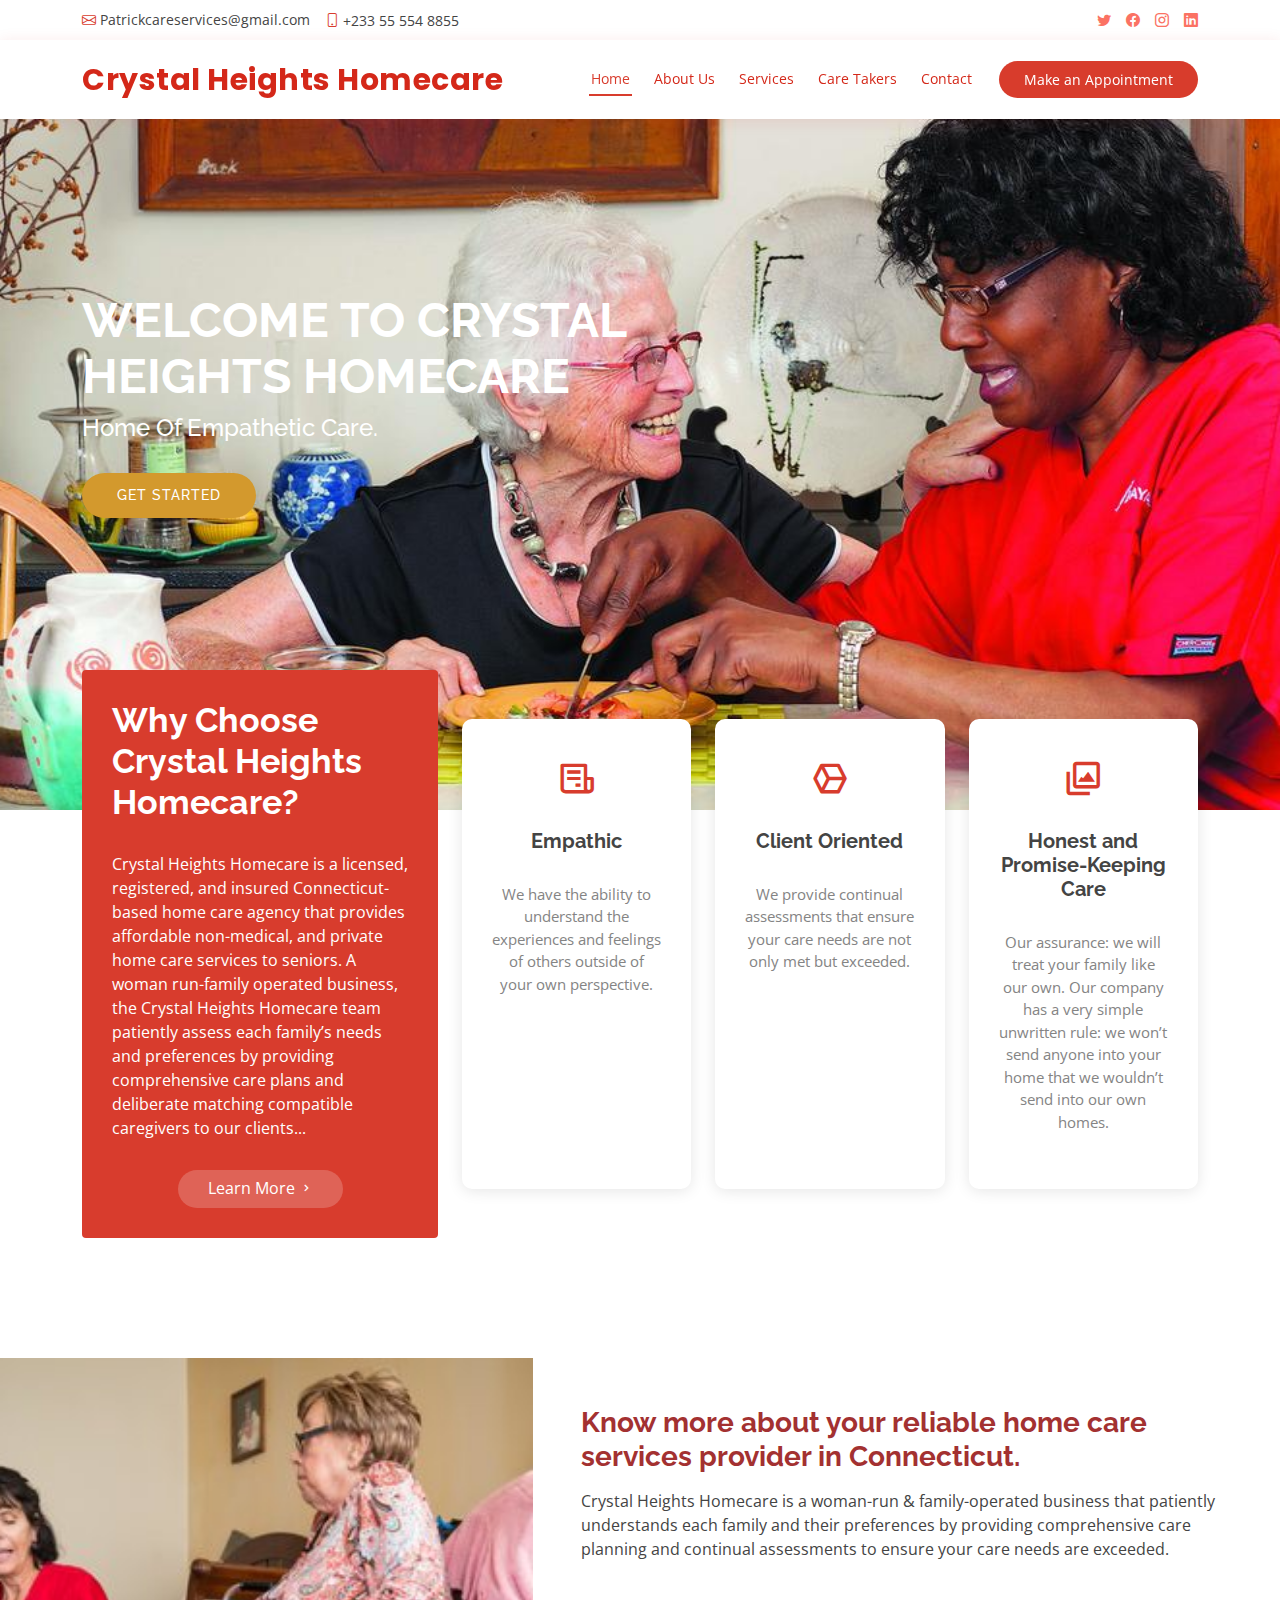
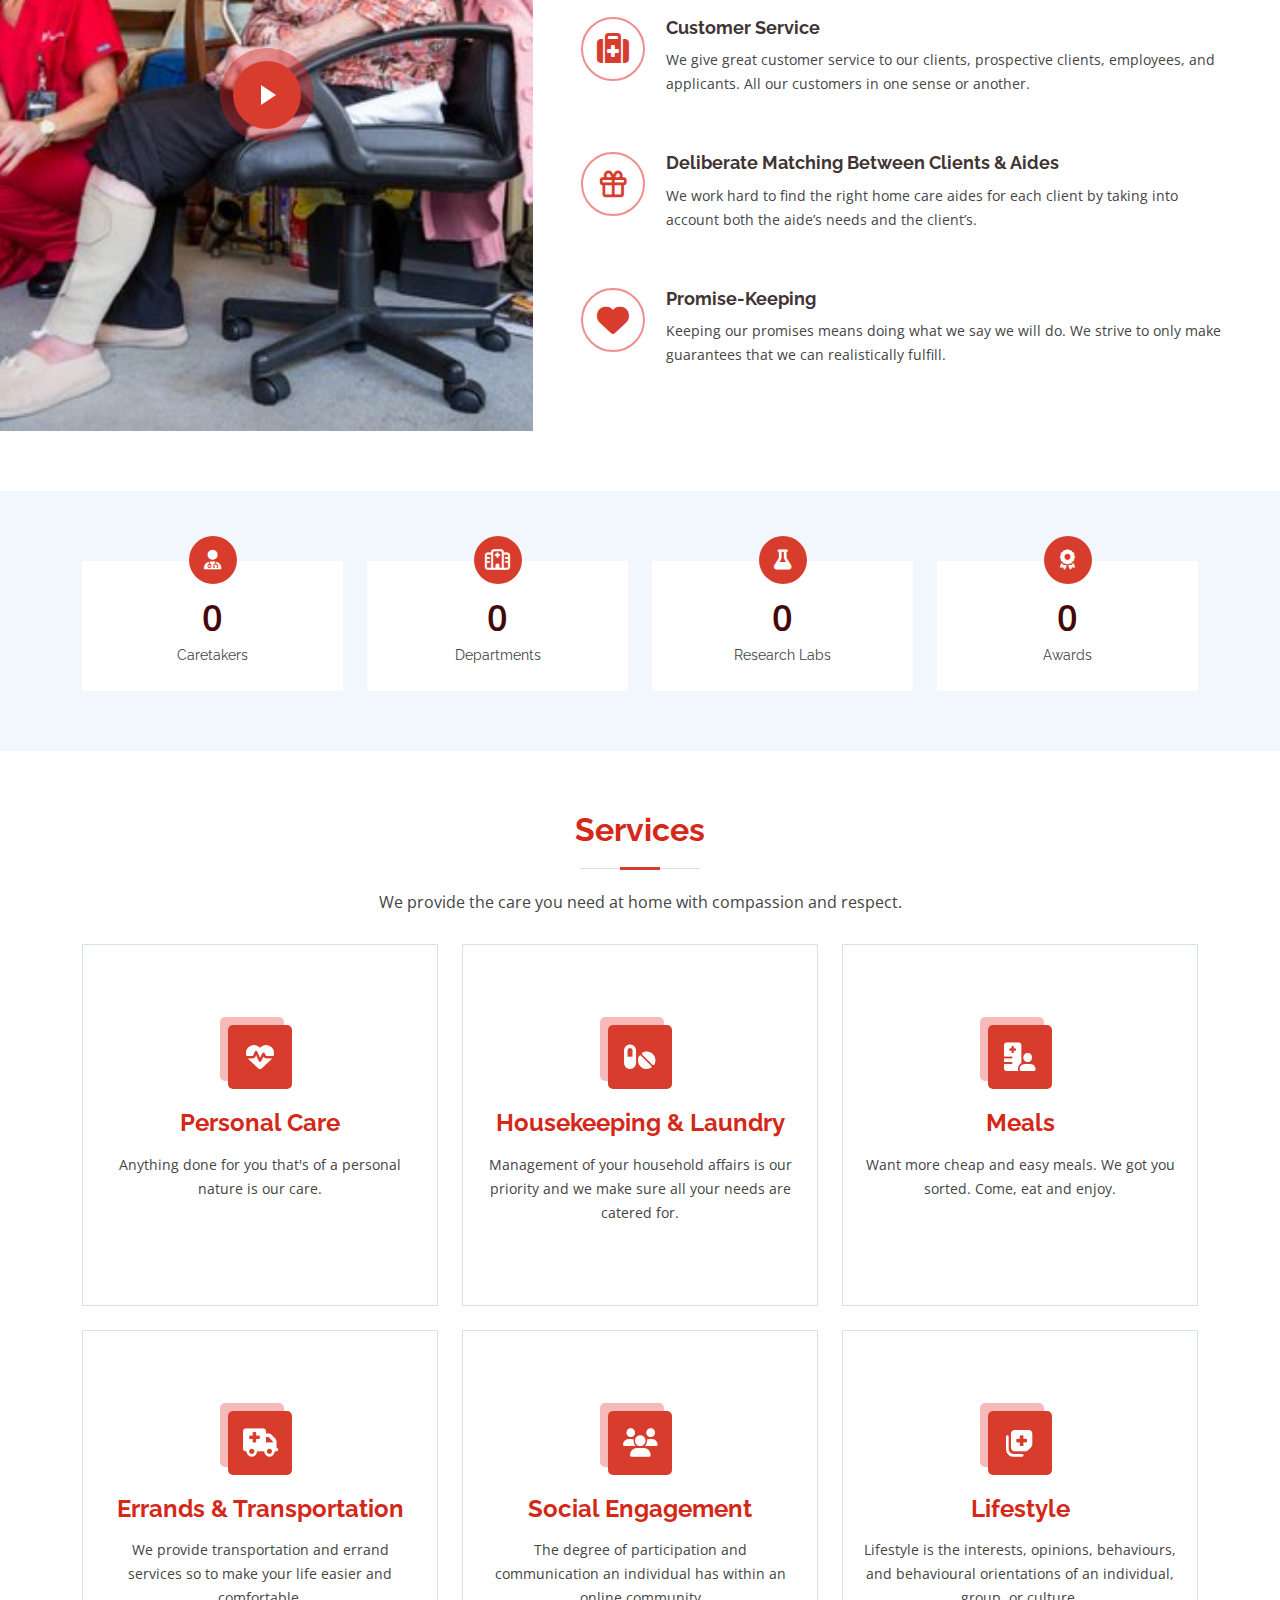
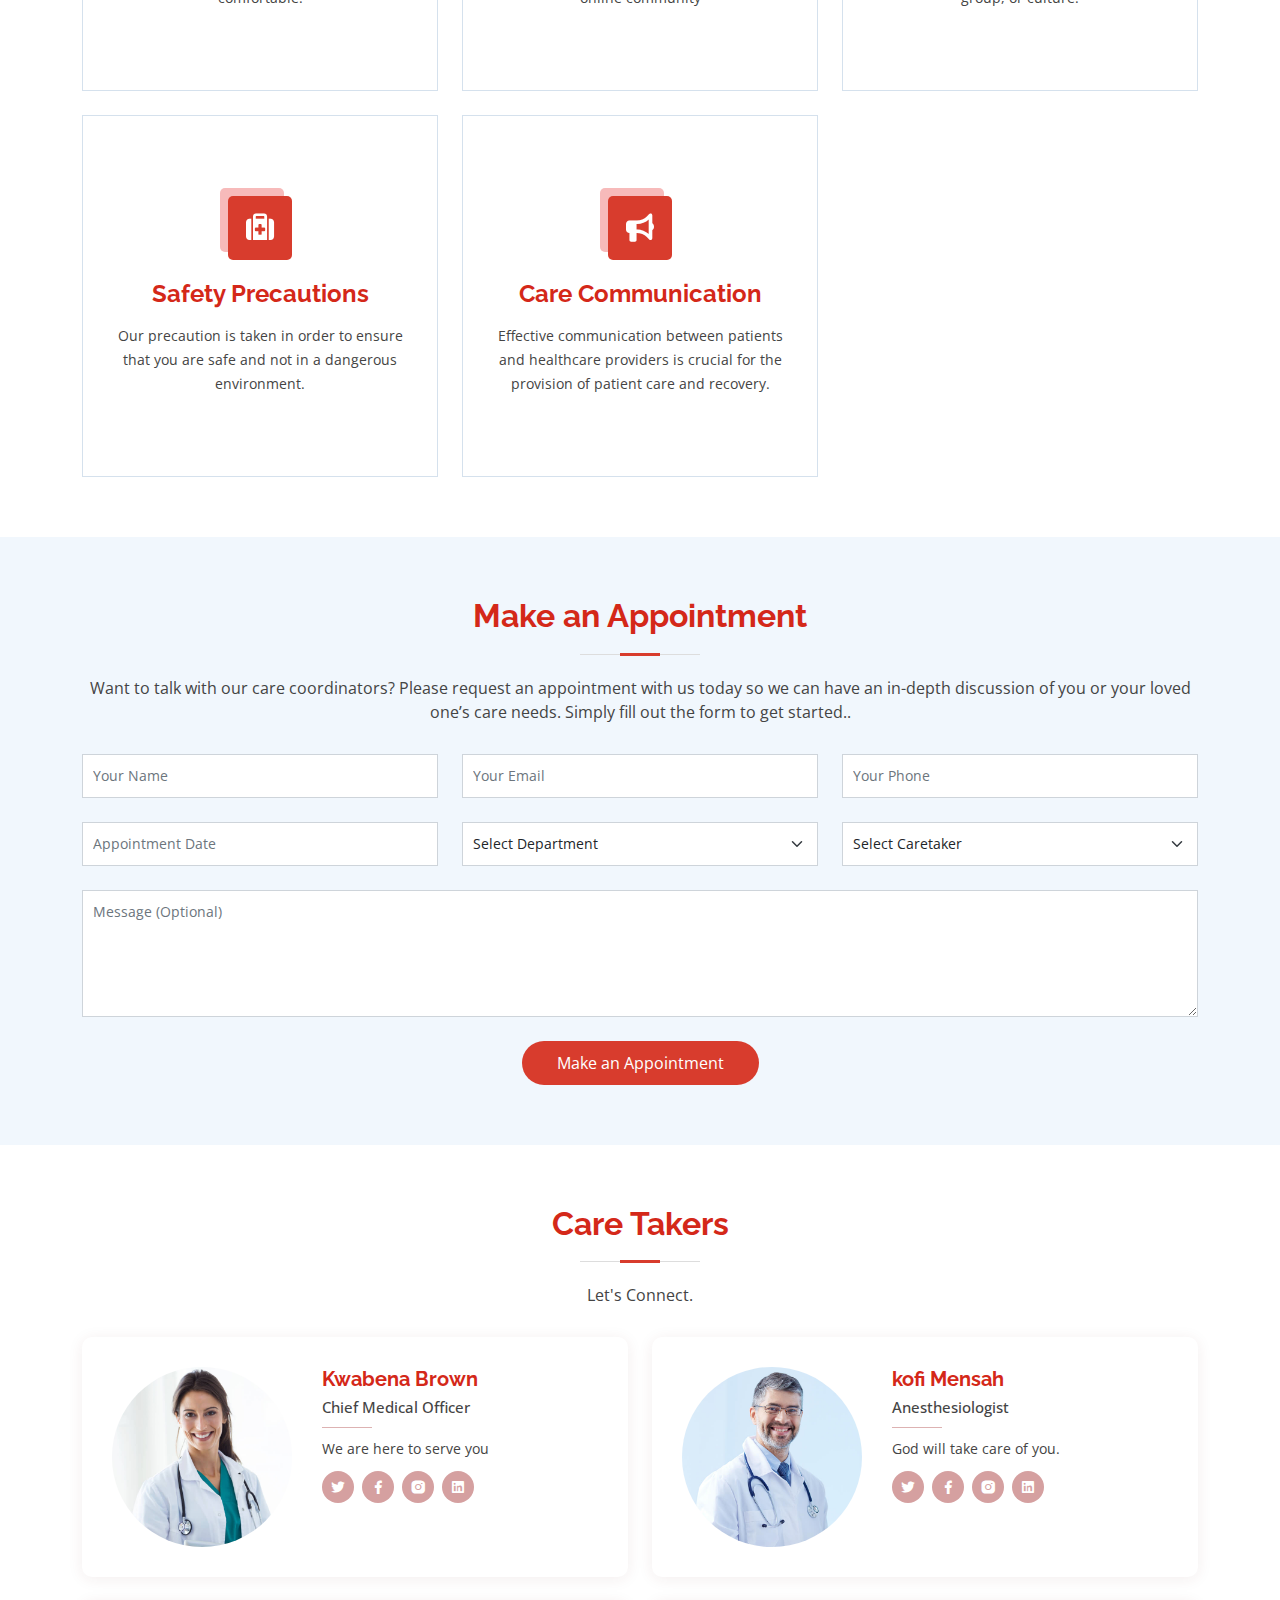
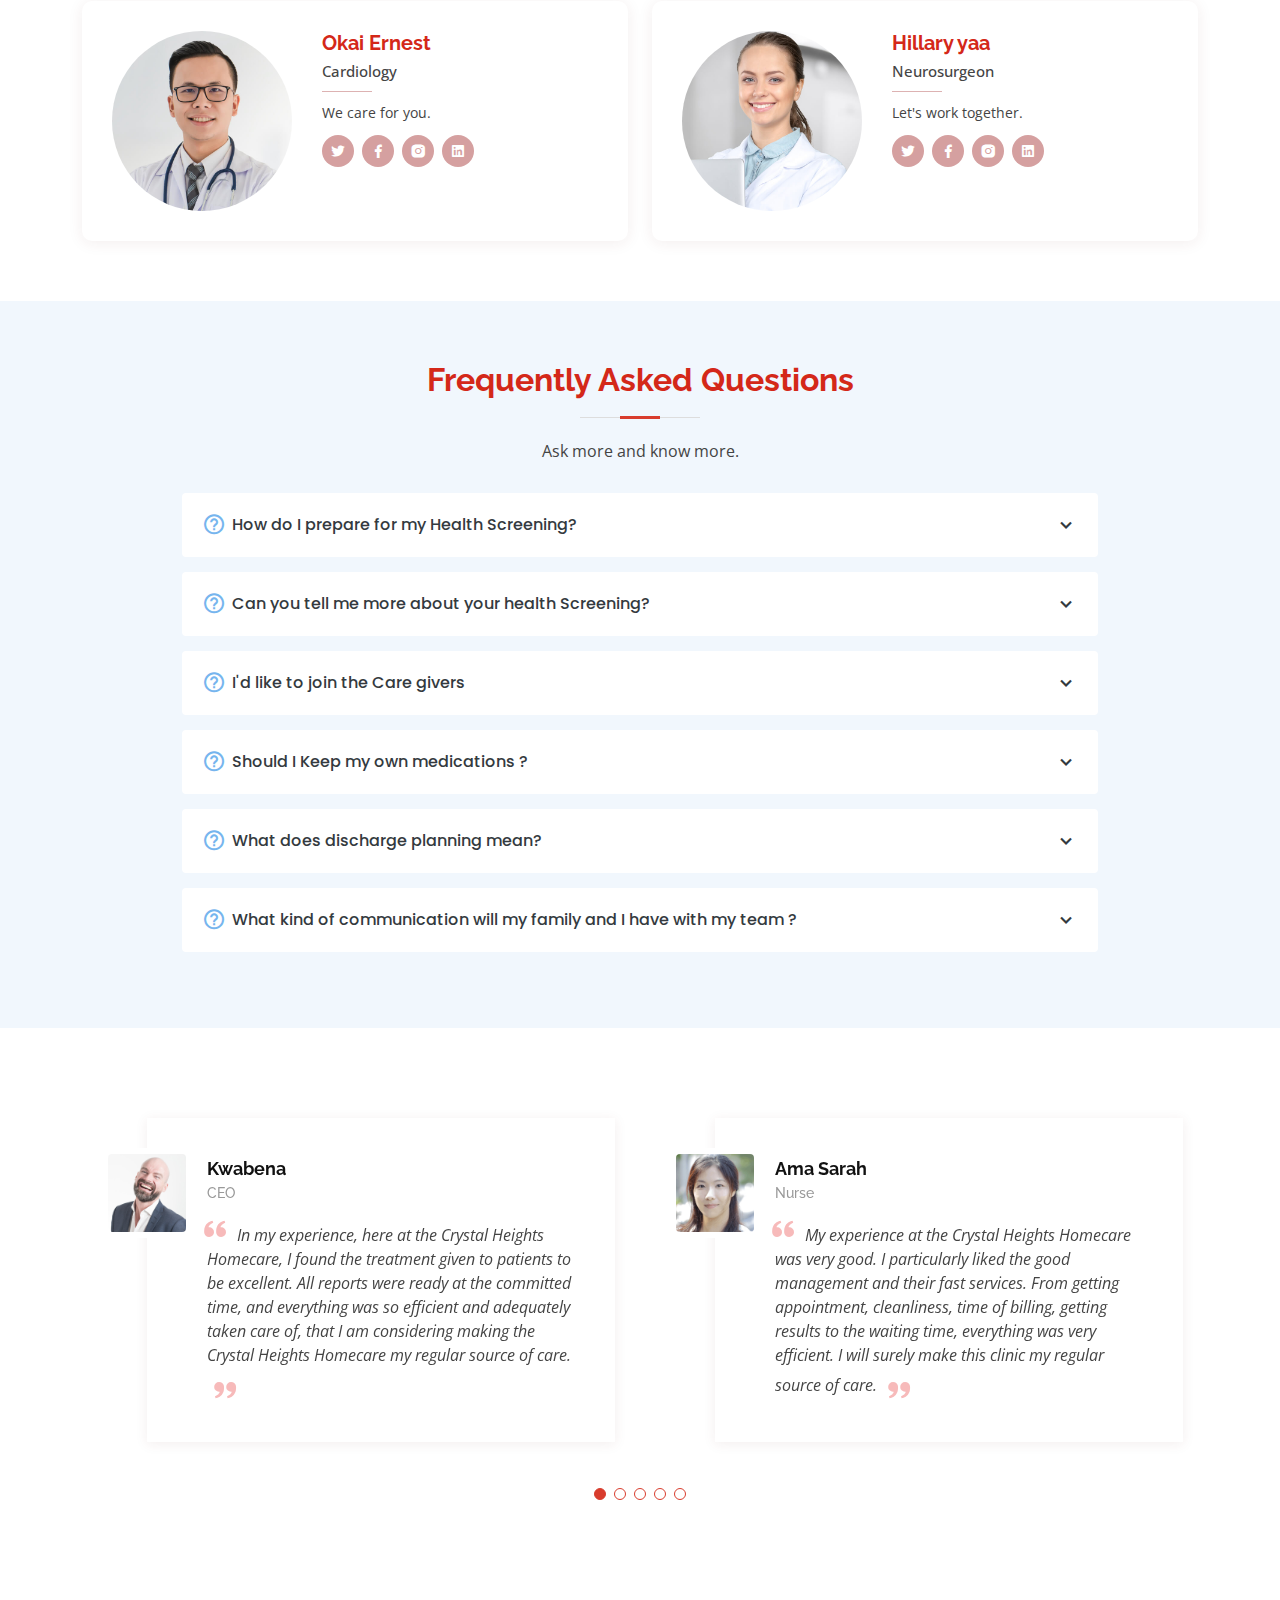
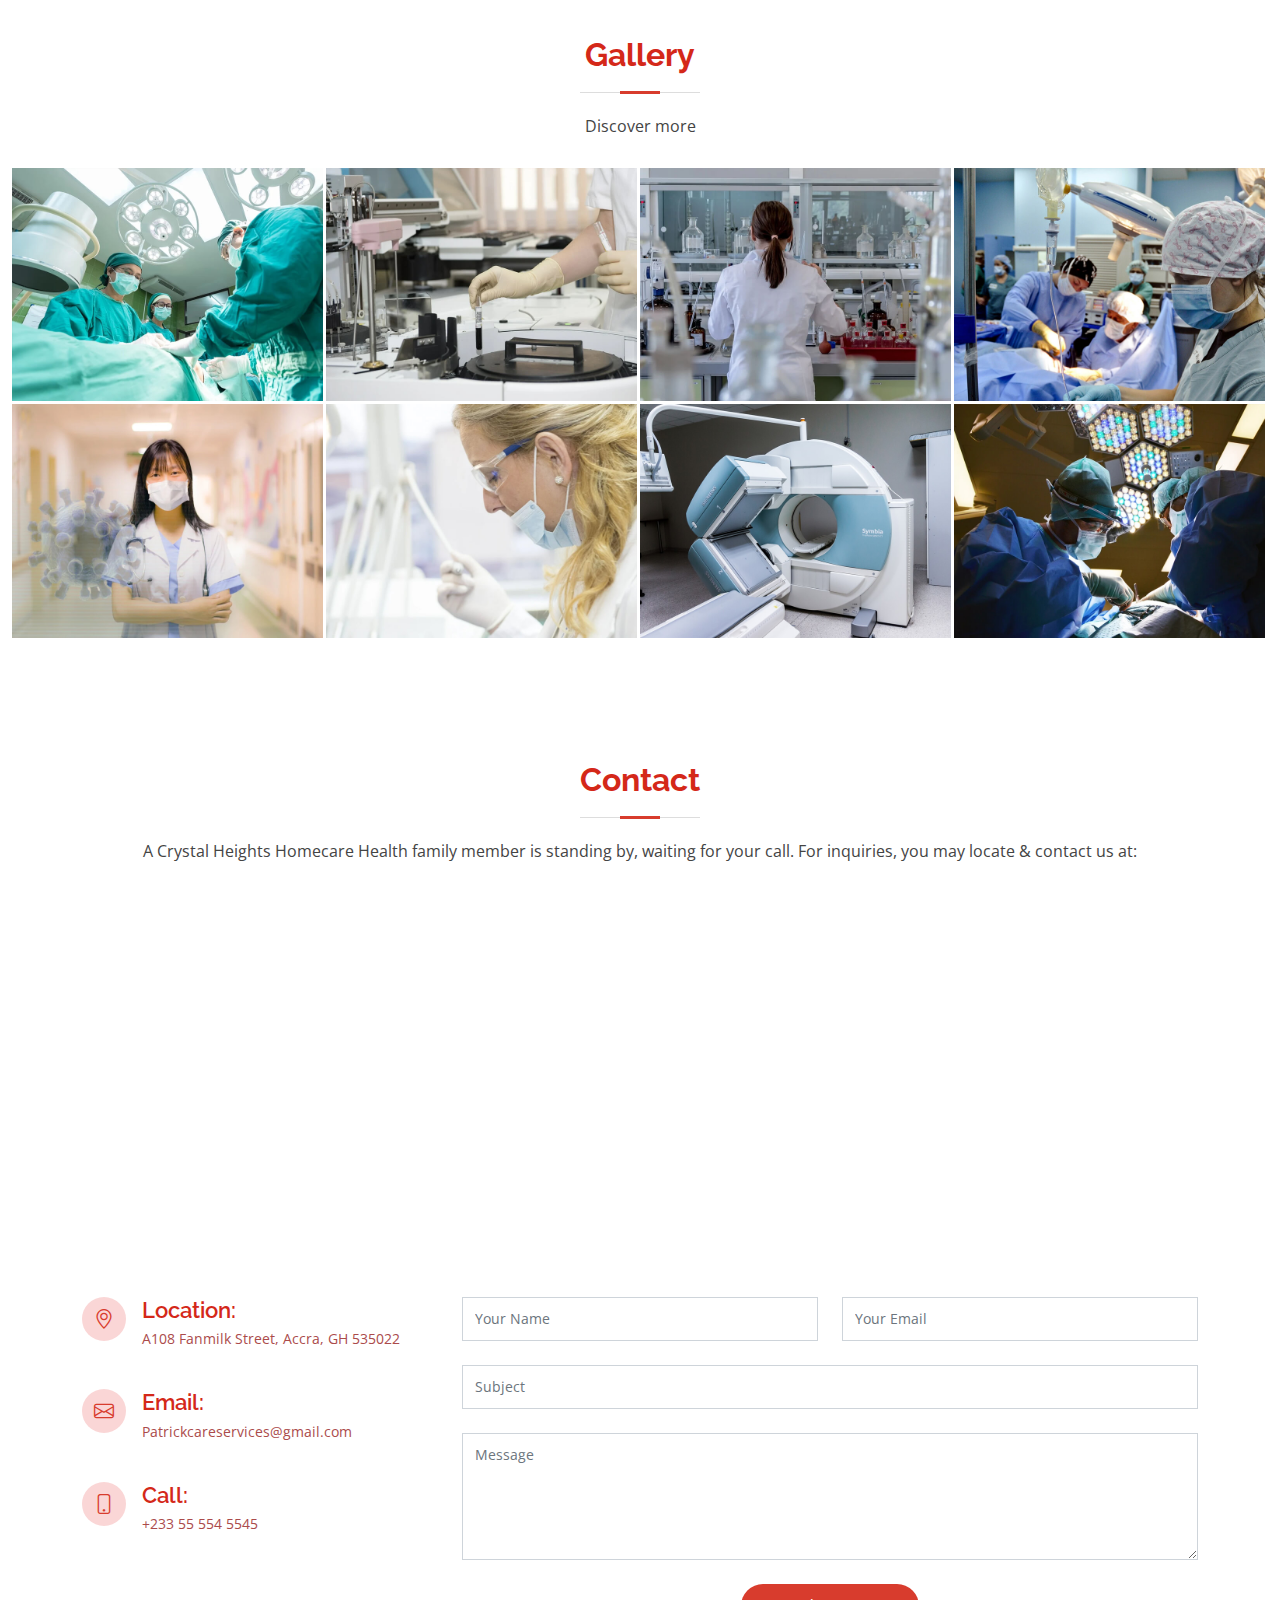
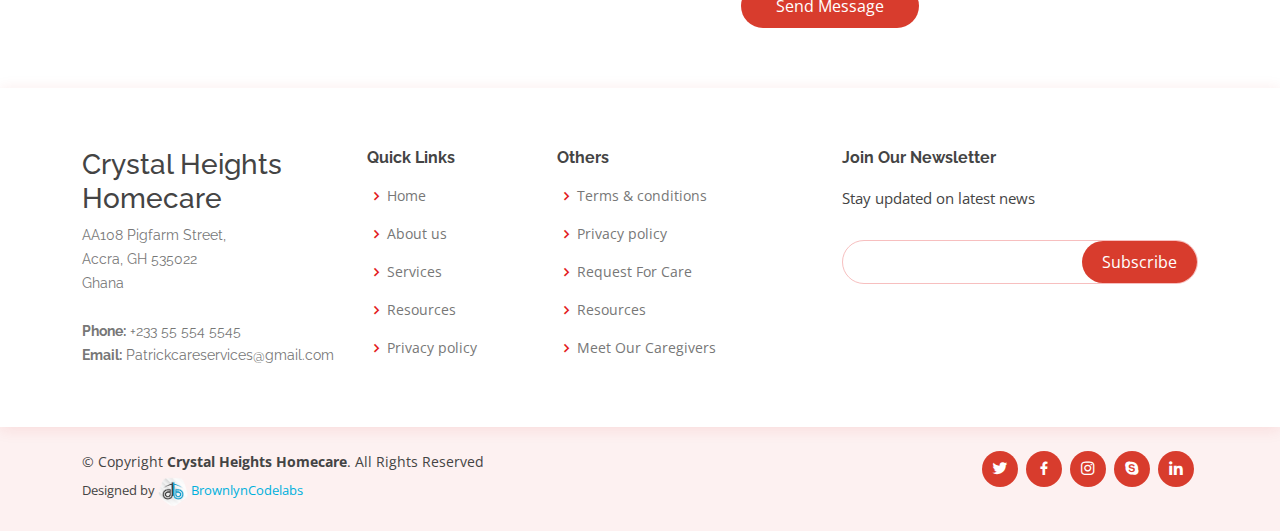
<file: index.html>
<!-- =======================================================
  BrownlynCodelads
   *****
   October 21, 2022.
  ======================================================== -->


<!DOCTYPE html>
<html lang="en">

<head>
  <meta charset="utf-8">
  <meta content="width=device-width, initial-scale=1.0" name="viewport">

  <title>Crystal Heights Homecare, LLC</title>
  <meta content="" name="description">
  <meta content="" name="keywords">

  <!-- Favicons -->
  <link href="assets/img/favicon1.png" rel="icon">
  <link href="assets/img/favicon1.png" rel="apple-touch-icon">

  <!-- Google Fonts -->
  <link href="https://fonts.googleapis.com/css?family=Open+Sans:300,300i,400,400i,600,600i,700,700i|Raleway:300,300i,400,400i,500,500i,600,600i,700,700i|Poppins:300,300i,400,400i,500,500i,600,600i,700,700i" rel="stylesheet">

  <!-- Vendor CSS Files -->
  <link href="assets/vendor/fontawesome-free/css/all.min.css" rel="stylesheet">
  <link href="assets/vendor/animate.css/animate.min.css" rel="stylesheet">
  <link href="assets/vendor/bootstrap/css/bootstrap.min.css" rel="stylesheet">
  <link href="assets/vendor/bootstrap-icons/bootstrap-icons.css" rel="stylesheet">
  <link href="assets/vendor/boxicons/css/boxicons.min.css" rel="stylesheet">
  <link href="assets/vendor/glightbox/css/glightbox.min.css" rel="stylesheet">
  <link href="assets/vendor/remixicon/remixicon.css" rel="stylesheet">
  <link href="assets/vendor/swiper/swiper-bundle.min.css" rel="stylesheet">

  <!-- Template Main CSS File -->
  <link href="assets/css/style.css" rel="stylesheet">

  <!-- =======================================================
  BrownlynCodelads
   *****
  ======================================================== -->
</head>

<body>

  <!-- ======= Top Bar ======= -->
  <div id="topbar" class="d-flex align-items-center fixed-top">
    <div class="container d-flex justify-content-between">
      <div class="contact-info d-flex align-items-center">
        <i class="bi bi-envelope"></i> <a href="mailto:contact@example.com">Patrickcareservices@gmail.com</a>
        <i class="bi bi-phone"></i> +233 55 554 8855
      </div>
      <div class="d-none d-lg-flex social-links align-items-center">
        <a href="#" class="twitter"><i class="bi bi-twitter"></i></a>
        <a href="#" class="facebook"><i class="bi bi-facebook"></i></a>
        <a href="#" class="instagram"><i class="bi bi-instagram"></i></a>
        <a href="#" class="linkedin"><i class="bi bi-linkedin"></i></i></a>
      </div>
    </div>
  </div>

  <!-- ======= Header ======= -->
  <header id="header" class="fixed-top">
    <div class="container d-flex align-items-center">

      <h1 class="logo me-auto"><a href="index.html">Crystal Heights Homecare</a></h1>
      <!-- Uncomment below if you prefer to use an image logo -->
      <!-- <a href="index.html" class="logo me-auto"><img src="assets/img/logo.png" alt="" class="img-fluid"></a>-->

      <nav id="navbar" class="navbar order-last order-lg-0">
        <ul>
          <li><a class="nav-link scrollto active" href="#hero">Home</a></li>
          <li><a class="nav-link scrollto" href="#about">About Us</a></li>
          <li><a class="nav-link scrollto" href="#services">Services</a></li>
          <!-- <li><a class="nav-link scrollto" href="#departments">Departments</a></li> -->
          <li><a class="nav-link scrollto" href="#caretakers">Care Takers</a></li>
          <!-- <li class="dropdown"><a href="#"><span>Drop Down</span> <i class="bi bi-chevron-down"></i></a>
            <ul>
              <li><a href="#">Drop Down 1</a></li>
              <li class="dropdown"><a href="#"><span>Deep Drop Down</span> <i class="bi bi-chevron-right"></i></a>
                <ul>
                  <li><a href="#">Deep Drop Down 1</a></li>
                  <li><a href="#">Deep Drop Down 2</a></li>
                  <li><a href="#">Deep Drop Down 3</a></li>
                  <li><a href="#">Deep Drop Down 4</a></li>
                  <li><a href="#">Deep Drop Down 5</a></li>
                </ul>
              </li>
              <li><a href="#">Drop Down 2</a></li>
              <li><a href="#">Drop Down 3</a></li>
              <li><a href="#">Drop Down 4</a></li>
            </ul> -->
          </li>
          <li><a class="nav-link scrollto" href="#contact">Contact</a></li>
        </ul>
        <i class="bi bi-list mobile-nav-toggle"></i>
      </nav><!-- .navbar -->

      <a href="#appointment" class="appointment-btn scrollto"><span class="d-none d-md-inline">Make an</span> Appointment</a>

    </div>
  </header><!-- End Header -->




  <!-- ======= Hero Section ======= -->
  <section id="hero" class="d-flex align-items-center">
    <div class="container">
      <h1>Welcome to Crystal <br> Heights Homecare</h1>
      <h2>Home Of Empathetic Care.</h2>
      <a href="#about" class="btn-get-started scrollto">Get Started</a>
    </div>
  </section><!-- End Hero -->




  <main id="main">

    <!-- ======= Why Us Section ======= -->
    <section id="why-us" class="why-us">
      <div class="container">

        <div class="row">
          <div class="col-lg-4 d-flex align-items-stretch">
            <div class="content">
              <h3>Why Choose Crystal Heights Homecare?</h3>
              <p>
                Crystal Heights Homecare is a licensed, registered, and insured Connecticut-based home care agency that provides affordable non-medical, 
                and private home care services to seniors. A woman run-family operated business, the Crystal Heights Homecare team patiently assess each family’s
                 needs and preferences by providing comprehensive care plans and deliberate matching compatible caregivers to our clients...
              </p>
              <div class="text-center">
                <a href="aboutus.html" class="more-btn">Learn More <i class="bx bx-chevron-right"></i></a>
              </div>
            </div>
          </div>
          <div class="col-lg-8 d-flex align-items-stretch">
            <div class="icon-boxes d-flex flex-column justify-content-center">
              <div class="row">
                <div class="col-xl-4 d-flex align-items-stretch">
                  <div class="icon-box mt-4 mt-xl-0">
                    <i class="bx bx-receipt"></i>
                    <h4>Empathic</h4>
                    <p>We have the ability to understand the experiences and feelings of others outside of your own perspective. </p>
                  </div>
                </div>
                <div class="col-xl-4 d-flex align-items-stretch">
                  <div class="icon-box mt-4 mt-xl-0">
                    <i class="bx bx-cube-alt"></i>
                    <h4>Client Oriented</h4>
                    <p>We provide continual assessments that ensure your care needs are not only met but exceeded.</p>
                  </div>
                </div>
                <div class="col-xl-4 d-flex align-items-stretch">
                  <div class="icon-box mt-4 mt-xl-0">
                    <i class="bx bx-images"></i>
                    <h4>Honest and Promise-Keeping Care</h4>
                    <p>Our assurance: we will treat your family like our own. Our company has a very simple unwritten rule: we won’t send anyone into your home that we wouldn’t 
                      send into our own homes.</p>
                  </div>
                </div>
              </div>
            </div><!-- End content-->
          </div>
        </div>
      </div>
    </section><!-- End Why Us Section -->






    <!-- ======= About Section ======= -->
    <section id="about" class="about">
      <div class="container-fluid">

        <div class="row">
          <div class="col-xl-5 col-lg-6 video-box d-flex justify-content-center align-items-stretch position-relative">
            <a href="https://www.youtube.com/watch?v=2GsdsAxviQc" class="glightbox play-btn mb-4"></a>
          </div>

          <div class="col-xl-7 col-lg-6 icon-boxes d-flex flex-column align-items-stretch justify-content-center py-5 px-lg-5">
            <h3>Know more about your reliable home care services provider in Connecticut.</h3>
            <p>Crystal Heights Homecare is a woman-run & family-operated business that patiently understands each family and their preferences by providing comprehensive care planning and continual assessments to ensure your care needs are exceeded.</p>

            <div class="icon-box">
              <div class="icon"><i class="fa fa-medkit"></i></div>
              <h4 class="title"><a href="">Customer Service</a></h4>
              <p class="description">We give great customer service to our clients, prospective clients, employees, and applicants. All our customers in one sense or another.</p>
            </div>

            <div class="icon-box">
              <div class="icon"><i class="bx bx-gift"></i></div>
              <h4 class="title"><a href="">Deliberate Matching Between Clients & Aides</a></h4>
              <p class="description">We work hard to find the right home care aides for each client by taking into account both the aide’s needs and the client’s. </div>

            <div class="icon-box">
              <div class="icon"><i class="fa fa-heart" aria-hidden="true"></i></div>
              <h4 class="title"><a href="">Promise-Keeping</a></h4>
              <p class="description">Keeping our promises means doing what we say we will do. We strive to only make guarantees that we can realistically fulfill.</p>
            </div>

          </div>
        </div>

      </div>
    </section><!-- End About Section -->






    <!-- ======= Counts Section ======= -->
    <section id="counts" class="counts">
      <div class="container">

        <div class="row">

          <div class="col-lg-3 col-md-6">
            <div class="count-box">
              <i class="fas fa-user-md"></i>
              <span data-purecounter-start="0" data-purecounter-end="15" data-purecounter-duration="1" class="purecounter"></span>
              <p>Caretakers</p>
            </div>
          </div>

          <div class="col-lg-3 col-md-6 mt-5 mt-md-0">
            <div class="count-box">
              <i class="far fa-hospital"></i>
              <span data-purecounter-start="0" data-purecounter-end="18" data-purecounter-duration="1" class="purecounter"></span>
              <p>Departments</p>
            </div>
          </div>

          <div class="col-lg-3 col-md-6 mt-5 mt-lg-0">
            <div class="count-box">
              <i class="fas fa-flask"></i>
              <span data-purecounter-start="0" data-purecounter-end="12" data-purecounter-duration="1" class="purecounter"></span>
              <p>Research Labs</p>
            </div>
          </div>

          <div class="col-lg-3 col-md-6 mt-5 mt-lg-0">
            <div class="count-box">
              <i class="fas fa-award"></i>
              <span data-purecounter-start="0" data-purecounter-end="10" data-purecounter-duration="1" class="purecounter"></span>
              <p>Awards</p>
            </div>
          </div>

        </div>

      </div>
    </section><!-- End Counts Section -->







    <!-- ======= Services Section ======= -->
    <section id="services" class="services">
      <div class="container">

        <div class="section-title">
          <h2>Services</h2>
          <p>We provide the care you need at home with compassion and respect.</p>
        </div>

        <div class="row">
          <div class="col-lg-4 col-md-6 d-flex align-items-stretch">
            <div class="icon-box">
              <div class="icon"><i class="fas fa-heartbeat"></i></div>
              <h4><a href="">Personal Care</a></h4>
              <p> Anything done for you that's of a personal nature is our care.</p>
            </div>
          </div>

          <div class="col-lg-4 col-md-6 d-flex align-items-stretch mt-4 mt-md-0">
            <div class="icon-box">
              <div class="icon"><i class="fas fa-pills"></i></div>
              <h4><a href="">Housekeeping & Laundry</a></h4>
              <p>Management of your household affairs is our priority and we make sure all your needs are catered for.</p>
            </div>
          </div>

          <div class="col-lg-4 col-md-6 d-flex align-items-stretch mt-4 mt-lg-0">
            <div class="icon-box">
              <div class="icon"><i class="fas fa-hospital-user"></i></div>
              <h4><a href="">Meals</a></h4>
              <p>Want more cheap and easy meals. We got you sorted. Come, eat and enjoy.</p>
            </div>
          </div>

          <div class="col-lg-4 col-md-6 d-flex align-items-stretch mt-4">
            <div class="icon-box">
              <div class="icon"><i class="fa fa-ambulance"></i></div>
              <h4><a href="">Errands & Transportation</a></h4>
              <p>We provide transportation and errand services so to make your life easier and comfortable.</p>
            </div>
          </div>

          <div class="col-lg-4 col-md-6 d-flex align-items-stretch mt-4">
            <div class="icon-box">
              <div class="icon"><i class="fa fa-users"></i></div>
              <h4><a href="">Social Engagement</a></h4>
              <p>The degree of participation and communication an individual has within an online community</p>
            </div>
          </div>

          <div class="col-lg-4 col-md-6 d-flex align-items-stretch mt-4">
            <div class="icon-box">
              <div class="icon"><i class="fas fa-notes-medical"></i></div>
              <h4><a href="">Lifestyle</a></h4>
              <p>
                Lifestyle is the interests, opinions, behaviours, and behavioural orientations of an individual, group, or culture.</p>
            </div>
          </div>

          <div class="col-lg-4 col-md-6 d-flex align-items-stretch mt-4">
            <div class="icon-box">
              <div class="icon"><i class="fa fa-medkit"></i></div>
              <h4><a href="">Safety Precautions</a></h4>
              <p>Our precaution is taken in order to ensure that you are safe and not in a dangerous environment.</p>
            </div>
          </div>

          <div class="col-lg-4 col-md-6 d-flex align-items-stretch mt-4">
            <div class="icon-box">
              <div class="icon"><i class="fa fa-bullhorn"></i></div>
              <h4><a href="">Care Communication</a></h4>
              <p>Effective communication between patients and healthcare providers is crucial for the provision of patient care and recovery.</p>
            </div>
          </div>

        </div>

      </div>
    </section><!-- End Services Section -->







    <!-- ======= Appointment Section ======= -->
    <section id="appointment" class="appointment section-bg">
      <div class="container">

        <div class="section-title">
          <h2>Make an Appointment</h2>
          <p>Want to talk with our care coordinators? Please request an appointment with us today so we can have an in-depth discussion of you or your loved one’s care needs. Simply fill out the form to get started..</p>
        </div>

        <form action="forms/appointment.php" method="post" role="form" class="php-email-form">
          <div class="row">
            <div class="col-md-4 form-group">
              <input type="text" name="name" class="form-control" id="name" placeholder="Your Name" data-rule="minlen:4" data-msg="Please enter at least 4 chars">
              <div class="validate"></div>
            </div>
            <div class="col-md-4 form-group mt-3 mt-md-0">
              <input type="email" class="form-control" name="email" id="email" placeholder="Your Email" data-rule="email" data-msg="Please enter a valid email">
              <div class="validate"></div>
            </div>
            <div class="col-md-4 form-group mt-3 mt-md-0">
              <input type="tel" class="form-control" name="phone" id="phone" placeholder="Your Phone" data-rule="minlen:4" data-msg="Please enter at least 4 chars">
              <div class="validate"></div>
            </div>
          </div>
          <div class="row">
            <div class="col-md-4 form-group mt-3">
              <input type="datetime" name="date" class="form-control datepicker" id="date" placeholder="Appointment Date" data-rule="minlen:4" data-msg="Please enter at least 4 chars">
              <div class="validate"></div>
            </div>
            <div class="col-md-4 form-group mt-3">
              <select name="department" id="department" class="form-select">
                <option value="">Select Department</option>
                <option value="Department 1">Neurology</option>
                <option value="Department 2">Psychiatry</option>
                <option value="Department 3">Skin</option>
              </select>
              <div class="validate"></div>
            </div>
            <div class="col-md-4 form-group mt-3">
              <select name="doctor" id="doctor" class="form-select">
                <option value="">Select Caretaker</option>
                <option value="Doctor 1"> Kwabena Okis</option>
                <option value="Doctor 2"> Ernest Dapaah </option>
                <option value="Doctor 3"> Ama Dyle</option>
              </select>
              <div class="validate"></div>
            </div>
          </div>

          <div class="form-group mt-3">
            <textarea class="form-control" name="message" rows="5" placeholder="Message (Optional)"></textarea>
            <div class="validate"></div>
          </div>
          <div class="mb-3">
            <div class="loading">Loading</div>
            <div class="error-message"></div>
            <div class="sent-message">Your appointment request has been sent successfully. Thank you!</div>
          </div>
          <div class="text-center"><button type="submit">Make an Appointment</button></div>
        </form>

      </div>
    </section><!-- End Appointment Section -->






    <!-- ======= Departments Section ======= -->
    <!-- <section id="departments" class="departments">
      <div class="container">

        <div class="section-title">
          <h2>Departments</h2>
          <p>Magnam dolores commodi suscipit. Necessitatibus eius consequatur ex aliquid fuga eum quidem. Sit sint consectetur velit. Quisquam quos quisquam cupiditate. Et nemo qui impedit suscipit alias ea. Quia fugiat sit in iste officiis commodi quidem hic quas.</p>
        </div>

        <div class="row gy-4">
          <div class="col-lg-3">
            <ul class="nav nav-tabs flex-column">
              <li class="nav-item">
                <a class="nav-link active show" data-bs-toggle="tab" href="#tab-1">Cardiology</a>
              </li>
              <li class="nav-item">
                <a class="nav-link" data-bs-toggle="tab" href="#tab-2">Neurology</a>
              </li>
              <li class="nav-item">
                <a class="nav-link" data-bs-toggle="tab" href="#tab-3">Hepatology</a>
              </li>
              <li class="nav-item">
                <a class="nav-link" data-bs-toggle="tab" href="#tab-4">Pediatrics</a>
              </li>
              <li class="nav-item">
                <a class="nav-link" data-bs-toggle="tab" href="#tab-5">Eye Care</a>
              </li>
            </ul>
          </div>
          <div class="col-lg-9">
            <div class="tab-content">
              <div class="tab-pane active show" id="tab-1">
                <div class="row gy-4">
                  <div class="col-lg-8 details order-2 order-lg-1">
                    <h3>Cardiology</h3>
                    <p class="fst-italic">Qui laudantium consequatur laborum sit qui ad sapiente dila parde sonata raqer a videna mareta paulona marka</p>
                    <p>Et nobis maiores eius. Voluptatibus ut enim blanditiis atque harum sint. Laborum eos ipsum ipsa odit magni. Incidunt hic ut molestiae aut qui. Est repellat minima eveniet eius et quis magni nihil. Consequatur dolorem quaerat quos qui similique accusamus nostrum rem vero</p>
                  </div>
                  <div class="col-lg-4 text-center order-1 order-lg-2">
                    <img src="assets/img/departments-1.jpg" alt="" class="img-fluid">
                  </div>
                </div>
              </div>
              <div class="tab-pane" id="tab-2">
                <div class="row gy-4">
                  <div class="col-lg-8 details order-2 order-lg-1">
                    <h3>Et blanditiis nemo veritatis excepturi</h3>
                    <p class="fst-italic">Qui laudantium consequatur laborum sit qui ad sapiente dila parde sonata raqer a videna mareta paulona marka</p>
                    <p>Ea ipsum voluptatem consequatur quis est. Illum error ullam omnis quia et reiciendis sunt sunt est. Non aliquid repellendus itaque accusamus eius et velit ipsa voluptates. Optio nesciunt eaque beatae accusamus lerode pakto madirna desera vafle de nideran pal</p>
                  </div>
                  <div class="col-lg-4 text-center order-1 order-lg-2">
                    <img src="assets/img/departments-2.jpg" alt="" class="img-fluid">
                  </div>
                </div>
              </div>
              <div class="tab-pane" id="tab-3">
                <div class="row gy-4">
                  <div class="col-lg-8 details order-2 order-lg-1">
                    <h3>Impedit facilis occaecati odio neque aperiam sit</h3>
                    <p class="fst-italic">Eos voluptatibus quo. Odio similique illum id quidem non enim fuga. Qui natus non sunt dicta dolor et. In asperiores velit quaerat perferendis aut</p>
                    <p>Iure officiis odit rerum. Harum sequi eum illum corrupti culpa veritatis quisquam. Neque necessitatibus illo rerum eum ut. Commodi ipsam minima molestiae sed laboriosam a iste odio. Earum odit nesciunt fugiat sit ullam. Soluta et harum voluptatem optio quae</p>
                  </div>
                  <div class="col-lg-4 text-center order-1 order-lg-2">
                    <img src="assets/img/departments-3.jpg" alt="" class="img-fluid">
                  </div>
                </div>
              </div>
              <div class="tab-pane" id="tab-4">
                <div class="row gy-4">
                  <div class="col-lg-8 details order-2 order-lg-1">
                    <h3>Fuga dolores inventore laboriosam ut est accusamus laboriosam dolore</h3>
                    <p class="fst-italic">Totam aperiam accusamus. Repellat consequuntur iure voluptas iure porro quis delectus</p>
                    <p>Eaque consequuntur consequuntur libero expedita in voluptas. Nostrum ipsam necessitatibus aliquam fugiat debitis quis velit. Eum ex maxime error in consequatur corporis atque. Eligendi asperiores sed qui veritatis aperiam quia a laborum inventore</p>
                  </div>
                  <div class="col-lg-4 text-center order-1 order-lg-2">
                    <img src="assets/img/departments-4.jpg" alt="" class="img-fluid">
                  </div>
                </div>
              </div>
              <div class="tab-pane" id="tab-5">
                <div class="row gy-4">
                  <div class="col-lg-8 details order-2 order-lg-1">
                    <h3>Est eveniet ipsam sindera pad rone matrelat sando reda</h3>
                    <p class="fst-italic">Omnis blanditiis saepe eos autem qui sunt debitis porro quia.</p>
                    <p>Exercitationem nostrum omnis. Ut reiciendis repudiandae minus. Omnis recusandae ut non quam ut quod eius qui. Ipsum quia odit vero atque qui quibusdam amet. Occaecati sed est sint aut vitae molestiae voluptate vel</p>
                  </div>
                  <div class="col-lg-4 text-center order-1 order-lg-2">
                    <img src="assets/img/departments-5.jpg" alt="" class="img-fluid">
                  </div>
                </div>
              </div>
            </div>
          </div>
        </div>

      </div>
    </section>
    
    End Departments Section -->






    <!-- ======= Doctors Section ======= -->
    <section id="caretakers" class="doctors">
      <div class="container">

        <div class="section-title">
          <h2>Care Takers</h2>
          <p>Let's Connect.</p>
        </div>

        <div class="row">

          <div class="col-lg-6">
            <div class="member d-flex align-items-start">
              <div class="pic"><img src="assets/img/doctors/doctors-2.jpg" class="img-fluid" alt=""></div>
              <div class="member-info">
                <h4>Kwabena Brown</h4>
                <span>Chief Medical Officer</span>
                <p>We are here to serve you</p>
                <div class="social">
                  <a href=""><i class="ri-twitter-fill"></i></a>
                  <a href=""><i class="ri-facebook-fill"></i></a>
                  <a href=""><i class="ri-instagram-fill"></i></a>
                  <a href=""> <i class="ri-linkedin-box-fill"></i> </a>
                </div>
              </div>
            </div>
          </div>

          <div class="col-lg-6 mt-4 mt-lg-0">
            <div class="member d-flex align-items-start">
              <div class="pic"><img src="assets/img/doctors/doctors-1.jpg" class="img-fluid" alt=""></div>
              <div class="member-info">
                <h4>kofi Mensah</h4>
                <span>Anesthesiologist</span>
                <p> God will take care of you.</p>
                <div class="social">
                  <a href=""><i class="ri-twitter-fill"></i></a>
                  <a href=""><i class="ri-facebook-fill"></i></a>
                  <a href=""><i class="ri-instagram-fill"></i></a>
                  <a href=""> <i class="ri-linkedin-box-fill"></i> </a>
                </div>
              </div>
            </div>
          </div>

          <div class="col-lg-6 mt-4">
            <div class="member d-flex align-items-start">
              <div class="pic"><img src="assets/img/doctors/doctors-3.jpg" class="img-fluid" alt=""></div>
              <div class="member-info">
                <h4>Okai Ernest</h4>
                <span>Cardiology</span>
                <p>We care for you.</p>
                <div class="social">
                  <a href=""><i class="ri-twitter-fill"></i></a>
                  <a href=""><i class="ri-facebook-fill"></i></a>
                  <a href=""><i class="ri-instagram-fill"></i></a>
                  <a href=""> <i class="ri-linkedin-box-fill"></i> </a>
                </div>
              </div>
            </div>
          </div>

          <div class="col-lg-6 mt-4">
            <div class="member d-flex align-items-start">
              <div class="pic"><img src="assets/img/doctors/doctors-4.jpg" class="img-fluid" alt=""></div>
              <div class="member-info">
                <h4>Hillary yaa</h4>
                <span>Neurosurgeon</span>
                <p>Let's work together.</p>
                <div class="social">
                  <a href=""><i class="ri-twitter-fill"></i></a>
                  <a href=""><i class="ri-facebook-fill"></i></a>
                  <a href=""><i class="ri-instagram-fill"></i></a>
                  <a href=""> <i class="ri-linkedin-box-fill"></i> </a>
                </div>
              </div>
            </div>
          </div>

        </div>

      </div>
    </section><!-- End Doctors Section -->





    <!-- ======= Frequently Asked Questions Section ======= -->
    <section id="faq" class="faq section-bg">
      <div class="container">

        <div class="section-title">
          <h2>Frequently Asked Questions</h2>
          <p>Ask more and know more.</p>
        </div>

        <div class="faq-list">
          <ul>
            

            <li data-aos="fade-up" data-aos-delay="100">
              <i class="bx bx-help-circle icon-help"></i> <a data-bs-toggle="collapse" data-bs-target="#faq-list-2" class="collapsed"> How do I prepare for my Health Screening? <i class="bx bx-chevron-down icon-show"></i><i class="bx bx-chevron-up icon-close"></i></a>
              <div id="faq-list-2" class="collapse" data-bs-parent=".faq-list">
                <p>
                  Our clinic opens from 8am, and you will need to be fasted for at least 8 hours. No food or drink (including tea or coffee) should be consumed from midnight prior to your appointment. You should arrive no later than 10am so that your lab tests can be transported safely to the central lab.

                  The packages includes urine and stool analysis. You may pick up your sample bottles at any of the OneCare clinics at your convenience, and bring the samples along with you for your appointment. Alternatively, you can collect the bottles during your appointment itself and bring the samples back when you have them.
                  
                  Ultrasound scans and treadmill ECG tests can be added to our health screening packages. You may find out if these are applicable to you by discussing it with your doctor during your health screening appointment. These are done at our Raffles Place branch, and any OneCare clinic will be able arrange these appointments for you.
                </p>
              </div>
            </li>

            <li data-aos="fade-up" data-aos-delay="200">
              <i class="bx bx-help-circle icon-help"></i> <a data-bs-toggle="collapse" data-bs-target="#faq-list-3" class="collapsed"> Can you tell me more about your health Screening? <i class="bx bx-chevron-down icon-show"></i><i class="bx bx-chevron-up icon-close"></i></a>
              <div id="faq-list-3" class="collapse" data-bs-parent=".faq-list">
                <p>
                  We offer a range of reasonably-priced Health Screening Packages to suit most health profiles, coupled with available add-ons to address any other specific health concerns you might have. Our health screening packages are available at all clinics, and more details can be found at our website <a href="aboutus.html">here</a>.

                  Our clinics open from 8am, and you will need to be fasted for at least 8 hours. No food or drink (including tea or coffee) should be consumed from midnight prior to your appointment. You should arrive no later than 10am so that your lab tests can be transported safely to the central lab.
                  
                  The packages includes urine and stool analysis. You may pick up your sample bottles at any of the OneCare clinics at your convenience, and bring the samples along with you for your appointment. Alternatively, you can collect the bottles during your appointment itself and bring the samples back when you have them.
                  
                  Ultrasound scans and treadmill ECG tests can be added to our health screening packages. You may find out if these are applicable to you by discussing it with your doctor during your health screening appointment. These are done at our Raffles Place branch, and any OneCare clinic will be able arrange these appointments for you.
                </p>
              </div>
            </li>

            <li data-aos="fade-up" data-aos-delay="300">
              <i class="bx bx-help-circle icon-help"></i> <a data-bs-toggle="collapse" data-bs-target="#faq-list-4" class="collapsed"> I'd like to join the Care givers <i class="bx bx-chevron-down icon-show"></i><i class="bx bx-chevron-up icon-close"></i></a>
              <div id="faq-list-4" class="collapse" data-bs-parent=".faq-list">
                <p>
                  Thank you for your interest in joining us! 🙂

                  Please find a list of roles that we’re hiring for & our hiring form.
                  
                  We’ll review your details and contact you should you be shortlisted for a suitable position.
                </p>
              </div>
            </li>

            <li data-aos="fade-up" data-aos-delay="400">
              <i class="bx bx-help-circle icon-help"></i> <a data-bs-toggle="collapse" data-bs-target="#faq-list-5" class="collapsed"> Should I Keep my own medications ? <i class="bx bx-chevron-down icon-show"></i><i class="bx bx-chevron-up icon-close"></i></a>
              <div id="faq-list-5" class="collapse" data-bs-parent=".faq-list">
                <p>
                  All medications ordered by your physician are provided by HFSC and distributed by your nurse. Please speak with your nurse if you have any questions.
                </p>
              </div>
            </li>

            <li data-aos="fade-up" data-aos-delay="400">
              <i class="bx bx-help-circle icon-help"></i> <a data-bs-toggle="collapse" data-bs-target="#faq-list-5" class="collapsed"> What does discharge planning mean? <i class="bx bx-chevron-down icon-show"></i><i class="bx bx-chevron-up icon-close"></i></a>
              <div id="faq-list-5" class="collapse" data-bs-parent=".faq-list">
                <p>
                  Since our goal is to return patients to the community, a discharge plan is developed for every patient admitted. Discharge plans vary with individual needs. Most patients are discharged home with home care services, to a day rehabilitation program or to outpatient services. Some individuals are discharged to a long-term care facility. Your treatment will ensure that your discharge plan is well coordinated to enable you to receive appropriate follow-up care.
                </p>
              </div>
            </li>

            <li data-aos="fade-up" data-aos-delay="400">
              <i class="bx bx-help-circle icon-help"></i> <a data-bs-toggle="collapse" data-bs-target="#faq-list-5" class="collapsed"> What kind of communication will my family and I have with my team ? <i class="bx bx-chevron-down icon-show"></i><i class="bx bx-chevron-up icon-close"></i></a>
              <div id="faq-list-5" class="collapse" data-bs-parent=".faq-list">
                <p>
                  <b>Rehabilitation patients:</b> Ongoing communication with your treatment team is an integral part of your rehabilitation program. Your case manager is your primary link. Each week there will be a Rehabilitation Team Review (RTR), an informational sharing session, which you are welcome to attend. If you are unable to attend, your case manager will speak with you to discuss your program. In addition, a family meeting may be scheduled soon after admission. Family meetings include your physiatrist, case manager, and other members of your treatment team.

                 <b>Long-term patients:</b>b Our primary care coordinators (the PCC, a registered nurse) and social workers are the key contacts on all units. Questions related to your medical condition should be directed to the PCC. Other questions may be asked of the unit social worker. When needed, a family meeting can be arranged.
                </p>
              </div>
            </li>

          </ul>
        </div>

      </div>
    </section><!-- End Frequently Asked Questions Section -->





    <!-- ======= Testimonials Section ======= -->
    <section id="testimonials" class="testimonials">
      <div class="container">

        <div class="testimonials-slider swiper" data-aos="fade-up" data-aos-delay="100">
          <div class="swiper-wrapper">

            <div class="swiper-slide">
              <div class="testimonial-wrap">
                <div class="testimonial-item">
                  <img src="assets/img/testimonials/testimonials-1.jpg" class="testimonial-img" alt="">
                  <h3>Kwabena</h3>
                  <h4>CEO</h4>
                  <p>
                    <i class="bx bxs-quote-alt-left quote-icon-left"></i>
                    In my experience, here at the Crystal Heights Homecare, I found the treatment given to patients to be excellent.
                     All reports were ready at the committed time, and everything was so efficient and adequately taken care of,
                     that I am considering making the Crystal Heights Homecare my regular source of care.
                    <i class="bx bxs-quote-alt-right quote-icon-right"></i>
                  </p>
                </div>
              </div>
            </div><!-- End testimonial item -->

            <div class="swiper-slide">
              <div class="testimonial-wrap">
                <div class="testimonial-item">
                  <img src="assets/img/testimonials/testimonials-2.jpg" class="testimonial-img" alt="">
                  <h3>Ama Sarah</h3>
                  <h4>Nurse</h4>
                  <p>
                    <i class="bx bxs-quote-alt-left quote-icon-left"></i>
                    My experience at the Crystal Heights Homecare was very good.
                     I particularly liked the good management and their fast services.
                     From getting appointment, cleanliness, time of billing, getting results to the waiting time, 
                     everything was very efficient. I will surely make this clinic my regular source of care.
                    <i class="bx bxs-quote-alt-right quote-icon-right"></i>
                  </p>
                </div>
              </div>
            </div><!-- End testimonial item -->

            <div class="swiper-slide">
              <div class="testimonial-wrap">
                <div class="testimonial-item">
                  <img src="assets/img/testimonials/testimonials-3.jpg" class="testimonial-img" alt="">
                  <h3>Janet Aba</h3>
                  <h4>Store Owner</h4>
                  <p>
                    <i class="bx bxs-quote-alt-left quote-icon-left"></i>
                    I visited the Crystal Heights Homecare for my treatment.
                    The staff was very supportive and provided with all the necessary information.
                    I liked the technical expertise provided by the nurses, phlebotomist and radiology technicians. 
                    The services were fast and reports were ready on time.
                    <i class="bx bxs-quote-alt-right quote-icon-right"></i>
                  </p>
                </div>
              </div>
            </div><!-- End testimonial item -->

            <div class="swiper-slide">
              <div class="testimonial-wrap">
                <div class="testimonial-item">
                  <img src="assets/img/testimonials/testimonials-4.jpg" class="testimonial-img" alt="">
                  <h3>Kwabena Ntow</h3>
                  <h4>Banker</h4>
                  <p>
                    <i class="bx bxs-quote-alt-left quote-icon-left"></i>
                    While visiting the Crystal Heights Homecare, my experience was very smooth.
                     The nurses, radiology technician and the phlebotomist all were very helpful. 
                     Getting an appointment was easy and the waiting time for a doctor was also very less. 
                     Everything was easy and hassle free. I will consider making this my regular source of care.
                    <i class="bx bxs-quote-alt-right quote-icon-right"></i>
                  </p>
                </div>
              </div>
            </div><!-- End testimonial item -->

            <div class="swiper-slide">
              <div class="testimonial-wrap">
                <div class="testimonial-item">
                  <img src="assets/img/testimonials/testimonials-5.jpg" class="testimonial-img" alt="">
                  <h3>John loy</h3>
                  <h4>Driver</h4>
                  <p>
                    <i class="bx bxs-quote-alt-left quote-icon-left"></i>
                    I visited the Crystal Heights Homecare for my treatment and was very impressed. 
                    The staff had a very friendly approach. The phlebotomist, radiology technician and nurses were very supportive and helpful. 
                    The overall process was very quick with very less waiting time. I am surely making this clinic my regular healthcare provider.
                    <i class="bx bxs-quote-alt-right quote-icon-right"></i>
                  </p>
                </div>
              </div>
            </div><!-- End testimonial item -->

          </div>
          <div class="swiper-pagination"></div>
        </div>

      </div>
    </section><!-- End Testimonials Section -->

    <!-- ======= Gallery Section ======= -->
    <section id="gallery" class="gallery">
      <div class="container">

        <div class="section-title">
          <h2>Gallery</h2>
          <p> Discover more</p>
        </div>
      </div>

      <div class="container-fluid">
        <div class="row g-0">

          <div class="col-lg-3 col-md-4">
            <div class="gallery-item">
              <a href="assets/img/gallery/gallery-1.jpg" class="galelry-lightbox">
                <img src="assets/img/gallery/gallery-1.jpg" alt="" class="img-fluid">
              </a>
            </div>
          </div>

          <div class="col-lg-3 col-md-4">
            <div class="gallery-item">
              <a href="assets/img/gallery/gallery-2.jpg" class="galelry-lightbox">
                <img src="assets/img/gallery/gallery-2.jpg" alt="" class="img-fluid">
              </a>
            </div>
          </div>

          <div class="col-lg-3 col-md-4">
            <div class="gallery-item">
              <a href="assets/img/gallery/gallery-3.jpg" class="galelry-lightbox">
                <img src="assets/img/gallery/gallery-3.jpg" alt="" class="img-fluid">
              </a>
            </div>
          </div>

          <div class="col-lg-3 col-md-4">
            <div class="gallery-item">
              <a href="assets/img/gallery/gallery-4.jpg" class="galelry-lightbox">
                <img src="assets/img/gallery/gallery-4.jpg" alt="" class="img-fluid">
              </a>
            </div>
          </div>

          <div class="col-lg-3 col-md-4">
            <div class="gallery-item">
              <a href="assets/img/gallery/gallery-5.jpg" class="galelry-lightbox">
                <img src="assets/img/gallery/gallery-5.jpg" alt="" class="img-fluid">
              </a>
            </div>
          </div>

          <div class="col-lg-3 col-md-4">
            <div class="gallery-item">
              <a href="assets/img/gallery/gallery-6.jpg" class="galelry-lightbox">
                <img src="assets/img/gallery/gallery-6.jpg" alt="" class="img-fluid">
              </a>
            </div>
          </div>

          <div class="col-lg-3 col-md-4">
            <div class="gallery-item">
              <a href="assets/img/gallery/gallery-7.jpg" class="galelry-lightbox">
                <img src="assets/img/gallery/gallery-7.jpg" alt="" class="img-fluid">
              </a>
            </div>
          </div>

          <div class="col-lg-3 col-md-4">
            <div class="gallery-item">
              <a href="assets/img/gallery/gallery-8.jpg" class="galelry-lightbox">
                <img src="assets/img/gallery/gallery-8.jpg" alt="" class="img-fluid">
              </a>
            </div>
          </div>

        </div>

      </div>
    </section><!-- End Gallery Section -->






    <!-- ======= Contact Section ======= -->
    <section id="contact" class="contact">
      <div class="container">

        <div class="section-title">
          <h2>Contact</h2>
          <p>A Crystal Heights Homecare Health family member is standing by, waiting for your call. For inquiries, you may locate & contact us at:</p>
        </div>
      </div>


      <div>
        <iframe style="border:0; width: 100%; height: 350px;" src="https://goo.gl/maps/j6rtPXLhJ4pKQwAB9" frameborder="0" allowfullscreen></iframe>
      </div>

      <div class="container">
        <div class="row mt-5">

          <div class="col-lg-4">
            <div class="info">
              <div class="address">
                <i class="bi bi-geo-alt"></i>
                <h4>Location:</h4>
                <p>A108 Fanmilk Street, Accra, GH 535022</p>
              </div>

              <div class="email">
                <i class="bi bi-envelope"></i>
                <h4>Email:</h4>
                <p>Patrickcareservices@gmail.com</p>
              </div>

              <div class="phone">
                <i class="bi bi-phone"></i>
                <h4>Call:</h4>
                <p>+233 55 554 5545</p>
              </div>

            </div>

          </div>

          <div class="col-lg-8 mt-5 mt-lg-0">

            <form action="forms/contact.php" method="post" role="form" class="php-email-form">
              <div class="row">
                <div class="col-md-6 form-group">
                  <input type="text" name="name" class="form-control" id="name" placeholder="Your Name" required>
                </div>
                <div class="col-md-6 form-group mt-3 mt-md-0">
                  <input type="email" class="form-control" name="email" id="email" placeholder="Your Email" required>
                </div>
              </div>
              <div class="form-group mt-3">
                <input type="text" class="form-control" name="subject" id="subject" placeholder="Subject" required>
              </div>
              <div class="form-group mt-3">
                <textarea class="form-control" name="message" rows="5" placeholder="Message" required></textarea>
              </div>
              <div class="my-3">
                <div class="loading">Loading</div>
                <div class="error-message"></div>
                <div class="sent-message">Your message has been sent. Thank you!</div>
              </div>
              <div class="text-center"><button type="submit">Send Message</button></div>
            </form>

          </div>

        </div>

      </div>
    </section><!-- End Contact Section -->

  </main><!-- End #main -->

  <!-- ======= Footer ======= -->
  <footer id="footer">

    <div class="footer-top">
      <div class="container">
        <div class="row">

          <div class="col-lg-3 col-md-6 footer-contact">
            <h3>Crystal Heights Homecare</h3>
            <p>
              AA108 Pigfarm Street, <br> 
              Accra, GH 535022<br>
              Ghana  <br><br>
              <strong>Phone:</strong> +233 55 554 5545<br>
              <strong>Email:</strong> Patrickcareservices@gmail.com<br>
            </p>
          </div>

          <div class="col-lg-2 col-md-6 footer-links">
            <h4>Quick Links</h4>
            <ul>
              <li><i class="bx bx-chevron-right"></i> <a href="index.html">Home</a></li>
              <li><i class="bx bx-chevron-right"></i> <a href="aboutus.html">About us</a></li>
              <li><i class="bx bx-chevron-right"></i> <a href="services.html">Services</a></li>
              <li><i class="bx bx-chevron-right"></i> <a href="resources.html">Resources</a></li>
              <li><i class="bx bx-chevron-right"></i> <a href="privacypolicy.html">Privacy policy</a></li>
            </ul>
          </div>

          <div class="col-lg-3 col-md-6 footer-links">
            <h4>Others</h4>
            <ul>
              <li><i class="bx bx-chevron-right"></i> <a href="termsandconditions.html">Terms & conditions</a></li>
              <li><i class="bx bx-chevron-right"></i> <a href="privacypolicy.html">Privacy policy</a></li>
              <li><i class="bx bx-chevron-right"></i> <a href="requestforcare.html">Request For Care</a></li>
              <li><i class="bx bx-chevron-right"></i> <a href="resources.html">Resources</a></li>
              <li><i class="bx bx-chevron-right"></i> <a href="caregivers.html">Meet Our Caregivers</a></li>
            </ul>
          </div>

          <div class="col-lg-4 col-md-6 footer-newsletter">
            <h4>Join Our Newsletter</h4>
            <p>Stay updated on latest news</p>
            <form action="" method="post">
              <input type="email" name="email"><input type="submit" value="Subscribe">
            </form>
          </div>

        </div>
      </div>
    </div>

    <div class="container d-md-flex py-4">

      <div class="me-md-auto text-center text-md-start">
        <div class="copyright">
          &copy; Copyright <strong><span>Crystal Heights Homecare</span></strong>. All Rights Reserved
        </div>
        <div class="credits">
          Designed by  <img src="./assets/img/dblogo.png"> <a href="https://brownlyn-codelabs.github.io/#home" target="_blank">BrownlynCodelabs</a>
        </div>
      </div>
      <div class="social-links text-center text-md-right pt-3 pt-md-0">
        <a href="#" class="twitter"><i class="bx bxl-twitter"></i></a>
        <a href="#" class="facebook"><i class="bx bxl-facebook"></i></a>
        <a href="#" class="instagram"><i class="bx bxl-instagram"></i></a>
        <a href="#" class="google-plus"><i class="bx bxl-skype"></i></a>
        <a href="#" class="linkedin"><i class="bx bxl-linkedin"></i></a>
      </div>
    </div>
  </footer><!-- End Footer -->

  <div id="preloader"></div>
  <a href="#" class="back-to-top d-flex align-items-center justify-content-center"><i class="bi bi-arrow-up-short"></i></a>

  <!-- Vendor JS Files -->
  <script src="assets/vendor/purecounter/purecounter_vanilla.js"></script>
  <script src="assets/vendor/bootstrap/js/bootstrap.bundle.min.js"></script>
  <script src="assets/vendor/glightbox/js/glightbox.min.js"></script>
  <script src="assets/vendor/swiper/swiper-bundle.min.js"></script>
  <script src="assets/vendor/php-email-form/validate.js"></script>

  <!--  Main JS File -->
  <script src="assets/js/main.js"></script>

</body>

</html>
</file>
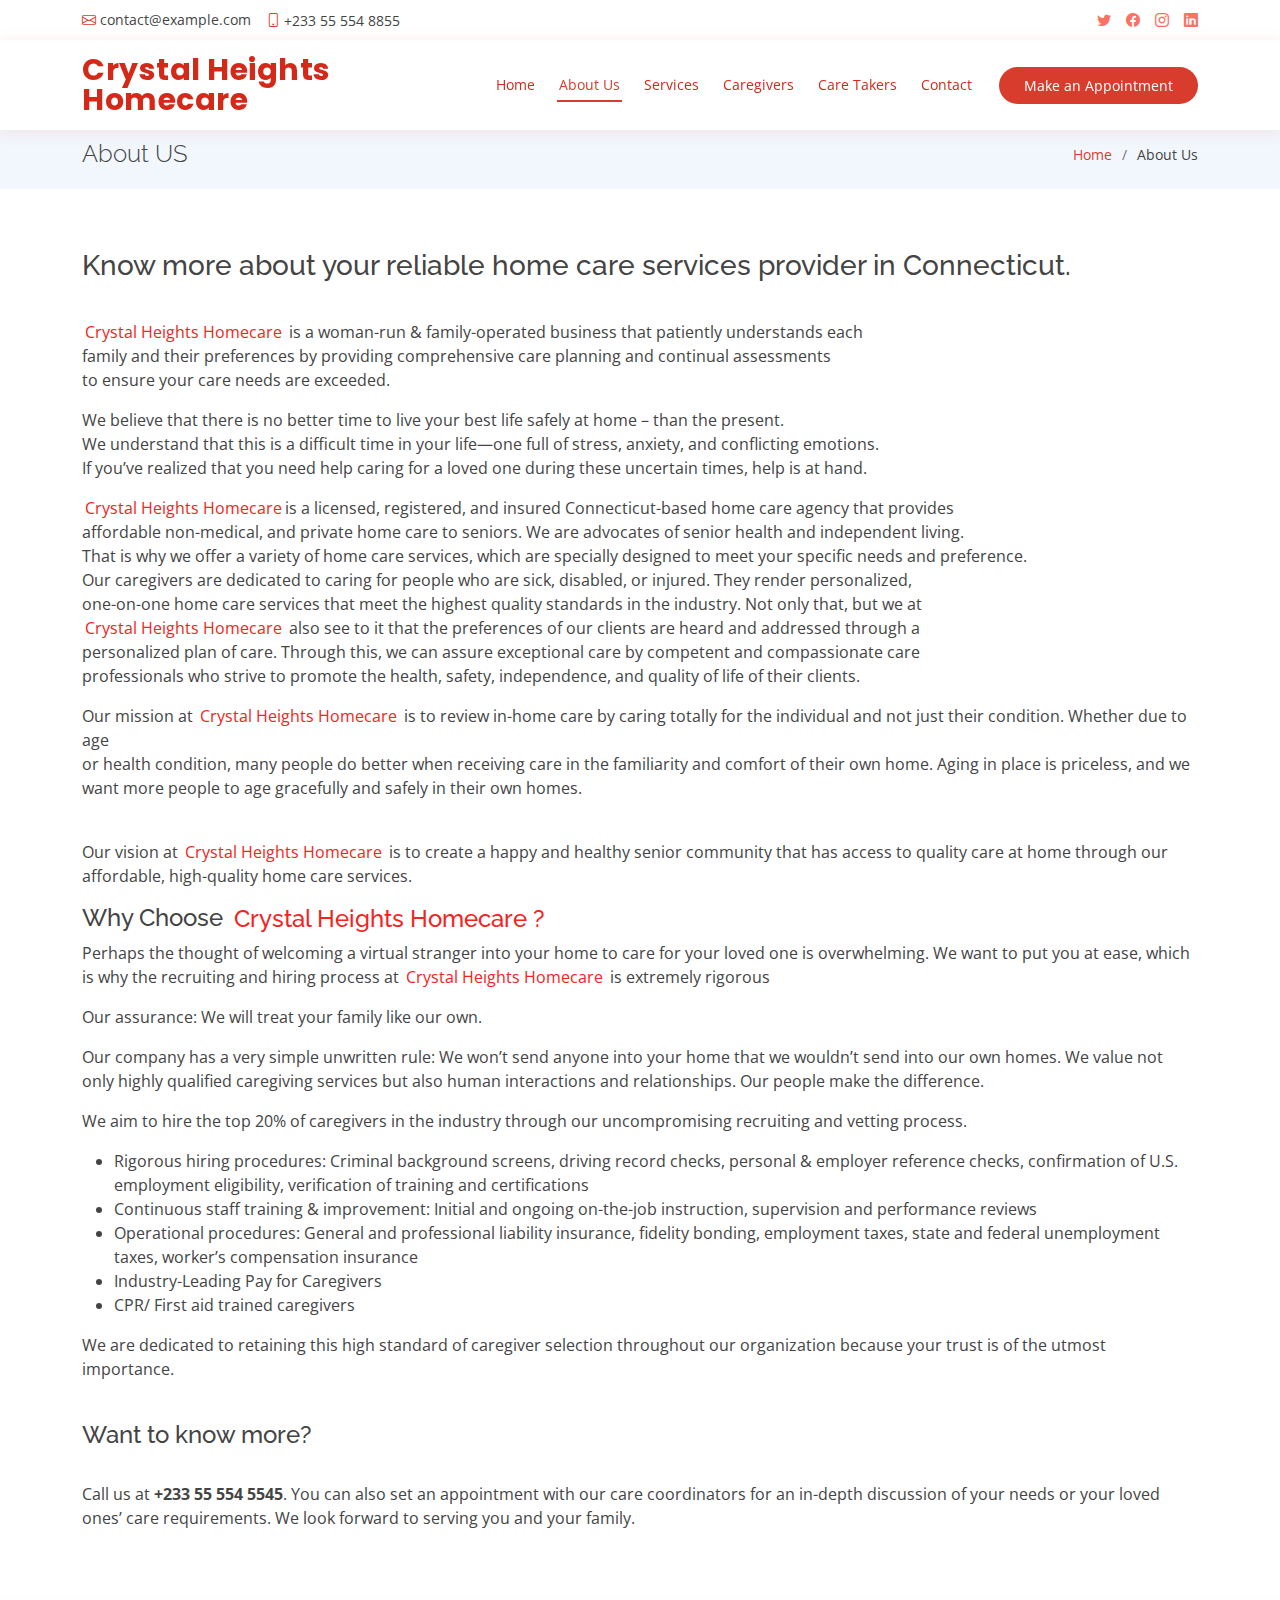
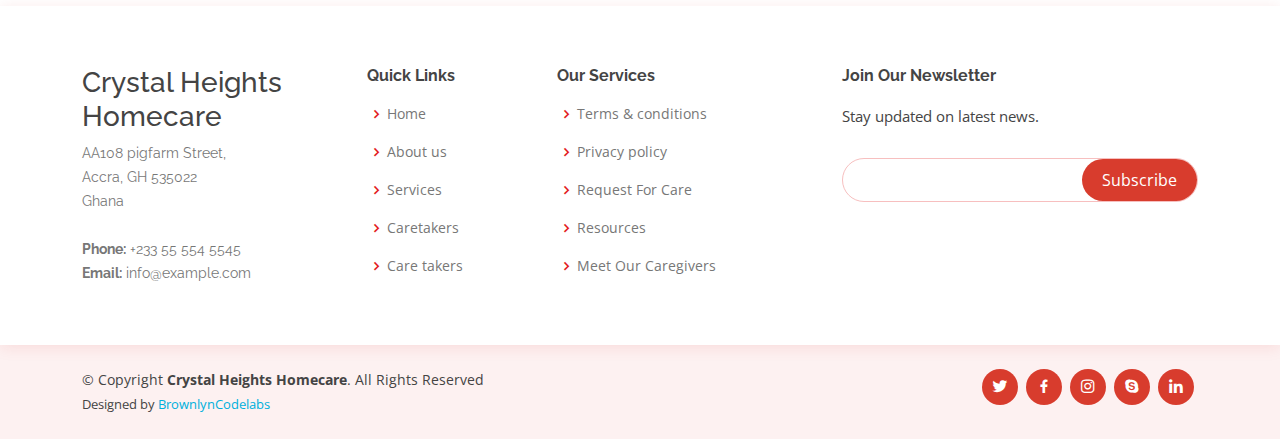
<file: aboutus.html>
<!DOCTYPE html>
<html lang="en">

<head>
  <meta charset="utf-8">
  <meta content="width=device-width, initial-scale=1.0" name="viewport">

  <title>Crystal Heights Homecare, LLC</title>
  <meta content="" name="description">
  <meta content="" name="keywords">

  <!-- Favicons -->
  <link href="assets/img/favicon1.png" rel="icon">
  <link href="assets/img/favicon1.png" rel="apple-touch-icon">

  <!-- Google Fonts -->
  <link href="https://fonts.googleapis.com/css?family=Open+Sans:300,300i,400,400i,600,600i,700,700i|Raleway:300,300i,400,400i,500,500i,600,600i,700,700i|Poppins:300,300i,400,400i,500,500i,600,600i,700,700i" rel="stylesheet">

  <!-- Vendor CSS Files -->
  <link href="assets/vendor/fontawesome-free/css/all.min.css" rel="stylesheet">
  <link href="assets/vendor/animate.css/animate.min.css" rel="stylesheet">
  <link href="assets/vendor/bootstrap/css/bootstrap.min.css" rel="stylesheet">
  <link href="assets/vendor/bootstrap-icons/bootstrap-icons.css" rel="stylesheet">
  <link href="assets/vendor/boxicons/css/boxicons.min.css" rel="stylesheet">
  <link href="assets/vendor/glightbox/css/glightbox.min.css" rel="stylesheet">
  <link href="assets/vendor/remixicon/remixicon.css" rel="stylesheet">
  <link href="assets/vendor/swiper/swiper-bundle.min.css" rel="stylesheet">

  <!-- Template Main CSS File -->
  <link href="assets/css/style.css" rel="stylesheet">

  <!-- =======================================================
  BrownlynCodelads
   *****
  ======================================================== -->
</head>

<body>

  <!-- ======= Top Bar ======= -->
  <div id="topbar" class="d-flex align-items-center fixed-top">
    <div class="container d-flex justify-content-between">
      <div class="contact-info d-flex align-items-center">
        <i class="bi bi-envelope"></i> <a href="mailto:contact@example.com">contact@example.com</a>
        <i class="bi bi-phone"></i> +233 55 554 8855
      </div>
      <div class="d-none d-lg-flex social-links align-items-center">
        <a href="#" class="twitter"><i class="bi bi-twitter"></i></a>
        <a href="#" class="facebook"><i class="bi bi-facebook"></i></a>
        <a href="#" class="instagram"><i class="bi bi-instagram"></i></a>
        <a href="#" class="linkedin"><i class="bi bi-linkedin"></i></i></a>
      </div>
    </div>
  </div>

  <!-- ======= Header ======= -->
  <header id="header" class="fixed-top">
    <div class="container d-flex align-items-center">

      <h1 class="logo me-auto"><a href="index.html">Crystal Heights Homecare</a></h1>
      <!-- Uncomment below if you prefer to use an image logo -->
      <!-- <a href="index.html" class="logo me-auto"><img src="assets/img/logo.png" alt="" class="img-fluid"></a>-->

      <nav id="navbar" class="navbar order-last order-lg-0">
        <ul>
          <li><a class="nav-link scrollto" href="index.html">Home</a></li>
          <li><a class="nav-link scrollto active" href="aboutus.html">About Us</a></li>
          <li><a class="nav-link scrollto" href="services.html">Services</a></li>
          <li><a class="nav-link scrollto" href="caregivers.html">Caregivers</a></li>
          <li><a class="nav-link scrollto" href="caretakers.html">Care Takers</a></li>
          <!-- <li class="dropdown"><a href="#"><span>Drop Down</span> <i class="bi bi-chevron-down"></i></a>
            <ul>
              <li><a href="#">Drop Down 1</a></li>
              <li class="dropdown"><a href="#"><span>Deep Drop Down</span> <i class="bi bi-chevron-right"></i></a>
                <ul>
                  <li><a href="#">Deep Drop Down 1</a></li>
                  <li><a href="#">Deep Drop Down 2</a></li>
                  <li><a href="#">Deep Drop Down 3</a></li>
                  <li><a href="#">Deep Drop Down 4</a></li>
                  <li><a href="#">Deep Drop Down 5</a></li>
                </ul>
              </li>
              <li><a href="#">Drop Down 2</a></li>
              <li><a href="#">Drop Down 3</a></li>
              <li><a href="#">Drop Down 4</a></li>
            </ul> -->
          </li>
          <li><a class="nav-link scrollto" href="contact.html">Contact</a></li>
        </ul>
        <i class="bi bi-list mobile-nav-toggle"></i>
      </nav><!-- .navbar -->

      <a href="#appointment" class="appointment-btn scrollto"><span class="d-none d-md-inline">Make an</span> Appointment</a>

    </div>
  </header><!-- End Header -->


  <main id="main">

    <!-- ======= Breadcrumbs Section ======= -->
    <section class="breadcrumbs">
      <div class="container">

        <div class="d-flex justify-content-between align-items-center">
          <h2>About US</h2>
          <ol>
            <li><a href="index.html">Home</a></li>
            <li>About Us</li>
          </ol>
        </div>

      </div>
    </section><!-- End Breadcrumbs Section -->

    <section class="inner-page">
      <div class="container">
        <h3>
          Know more about your reliable home care services provider in Connecticut.
        </h3>
          <div class="about_main_text">

        <p><mark>Crystal Heights Homecare</mark> is a woman-run & family-operated business that patiently understands each<br>
           family and their preferences by providing comprehensive care planning and continual assessments<br>
            to ensure your care needs are exceeded.</p>

        <p>We believe that there is no better time to live your best life safely at home – than the present.<br> 
          We understand that this is a difficult time in your life—one full of stress, anxiety, and conflicting 
           emotions. <br> If you’ve realized that you need help caring for a loved one during these uncertain times, help is at hand.
        </p>


        <p><mark>Crystal Heights Homecare</mark>is a licensed, registered, and insured Connecticut-based home care agency that provides<br> 
          affordable non-medical, and private home care to seniors. We are advocates of senior health and independent living.<br>
           That is why we offer a variety of home care services, which are specially designed to meet your specific needs and preference.<br>
           Our caregivers are dedicated to caring for people who are sick, disabled, or injured. They render personalized,<br> one-on-one home care 
            services that meet the highest quality standards in the industry. Not only that, but we at<br> <mark>Crystal Heights Homecare</mark>
          also see to it that the preferences of our clients are heard and addressed through a <br>personalized plan of care. Through this,
          we can assure exceptional care by competent and compassionate care<br> professionals who strive to promote the health, safety, independence,
           and quality of life of their clients.</p>

           <p>Our mission at <mark>Crystal Heights Homecare</mark> is to review in-home care by caring totally for the individual and not just their condition. Whether due to age <br>
             or health condition, many people do better when receiving care in the familiarity and comfort of their own home. Aging in place is priceless, and we <br>
              want more people to age gracefully and safely in their own homes.</p>
              <br>

            <p>Our vision at <mark>Crystal Heights Homecare</mark>  is to create a happy and healthy senior community that has access to quality care at home through our affordable, high-quality home care services.</p>

            <h4>Why Choose <mark>Crystal Heights Homecare ?</mark></h4>
      
            <p>Perhaps the thought of welcoming a virtual stranger into your home to care for your loved one is overwhelming. 
              We want to put you at ease, which is why the recruiting and hiring process at <mark>Crystal Heights Homecare</mark> is extremely rigorous</p>

              <p>Our assurance: We will treat your family like our own.</p>
              <p>Our company has a very simple unwritten rule: We won’t send anyone into your home that we wouldn’t send into our own homes. 
                We value not only highly qualified caregiving services but also human interactions and relationships. Our people make the difference.</p>

                <p>We aim to hire the top 20% of caregivers in the industry through our uncompromising recruiting and vetting process.</p>

                <ul>
                  <li>Rigorous hiring procedures: Criminal background screens, driving record checks, personal & employer reference checks, confirmation of U.S. employment eligibility, 
                    verification of training and certifications</li>
                    <li>Continuous staff training & improvement: Initial and ongoing on-the-job instruction, supervision and performance reviews</li>
                    <li>Operational procedures: General and professional liability insurance, fidelity bonding, employment taxes, state and federal unemployment taxes, worker’s compensation insurance</li>
                    <li>Industry-Leading Pay for Caregivers</li>
                    <li>CPR/ First aid trained caregivers</li>
                </ul>

                <p>We are dedicated to retaining this high standard of caregiver selection throughout our organization because your trust is of the utmost importance.</p>
                <br>

                <h4>Want to know more?</h4>
                <br>
                <p>Call us at <strong>+233 55 554 5545</strong>. You can also set an appointment with our care coordinators for an in-depth discussion of your needs or your loved ones’ care requirements. We look forward to serving you and your family.</p>

      </div>
      </div>
    </section>

  </main><!-- End #main -->

 
  <!-- ======= Footer ======= -->
  <footer id="footer">

    <div class="footer-top">
      <div class="container">
        <div class="row">

          <div class="col-lg-3 col-md-6 footer-contact">
            <h3>Crystal Heights Homecare</h3>
            <p>
              AA108 pigfarm Street, <br> 
              Accra, GH 535022<br>
              Ghana  <br><br>
              <strong>Phone:</strong> +233 55 554 5545<br>
              <strong>Email:</strong> info@example.com<br>
            </p>
          </div>

          <div class="col-lg-2 col-md-6 footer-links">
            <h4>Quick Links</h4>
            <ul>
              <li><i class="bx bx-chevron-right"></i> <a href="index.html">Home</a></li>
              <li><i class="bx bx-chevron-right"></i> <a href="#">About us</a></li>
              <li><i class="bx bx-chevron-right"></i> <a href="services.html">Services</a></li>
              <li><i class="bx bx-chevron-right"></i> <a href="caretakers.html">Caretakers</a></li>
              <li><i class="bx bx-chevron-right"></i> <a href="contact.html"> Care takers</a></li>
            </ul>
          </div>

          <div class="col-lg-3 col-md-6 footer-links">
            <h4>Our Services</h4>
            <ul>
              <li><i class="bx bx-chevron-right"></i> <a href="termsandconditions.html">Terms & conditions</a></li>
              <li><i class="bx bx-chevron-right"></i> <a href="privacypolicy.html">Privacy policy</a></li>
              <li><i class="bx bx-chevron-right"></i> <a href="requestforcare.html">Request For Care</a></li>
              <li><i class="bx bx-chevron-right"></i> <a href="resources.html">Resources</a></li>
              <li><i class="bx bx-chevron-right"></i> <a href="caregivers.html">Meet Our Caregivers</a></li>
            </ul>
          </div>

          <div class="col-lg-4 col-md-6 footer-newsletter">
            <h4>Join Our Newsletter</h4>
            <p>Stay updated on latest news.</p>
            <form action="" method="post">
              <input type="email" name="email"><input type="submit" value="Subscribe">
            </form>
          </div>

        </div>
      </div>
    </div>

    <div class="container d-md-flex py-4">

      <div class="me-md-auto text-center text-md-start">
        <div class="copyright">
          &copy; Copyright <strong><span>Crystal Heights Homecare</span></strong>. All Rights Reserved
        </div>
        <div class="credits">
          <!-- All the links in the footer should remain intact. -->
          <!-- You can delete the links only if you purchased the pro version. -->
          <!-- Licensing information: https://bootstrapmade.com/license/ -->
          <!-- Purchase the pro version with working PHP/AJAX contact form: https://bootstrapmade.com/medilab-free-medical-bootstrap-theme/ -->
          Designed by <a href="https://brownlyn-codelabs.github.io/#home">BrownlynCodelabs</a>
        </div>
      </div>
      <div class="social-links text-center text-md-right pt-3 pt-md-0">
        <a href="#" class="twitter"><i class="bx bxl-twitter"></i></a>
        <a href="#" class="facebook"><i class="bx bxl-facebook"></i></a>
        <a href="#" class="instagram"><i class="bx bxl-instagram"></i></a>
        <a href="#" class="google-plus"><i class="bx bxl-skype"></i></a>
        <a href="#" class="linkedin"><i class="bx bxl-linkedin"></i></a>
      </div>
    </div>
  </footer><!-- End Footer -->

  <div id="preloader"></div>
  <a href="#" class="back-to-top d-flex align-items-center justify-content-center"><i class="bi bi-arrow-up-short"></i></a>

  <!-- Vendor JS Files -->
  <script src="assets/vendor/purecounter/purecounter_vanilla.js"></script>
  <script src="assets/vendor/bootstrap/js/bootstrap.bundle.min.js"></script>
  <script src="assets/vendor/glightbox/js/glightbox.min.js"></script>
  <script src="assets/vendor/swiper/swiper-bundle.min.js"></script>
  <script src="assets/vendor/php-email-form/validate.js"></script>

  <!--  Main JS File -->
  <script src="assets/js/main.js"></script>

</body>

</html>
</file>
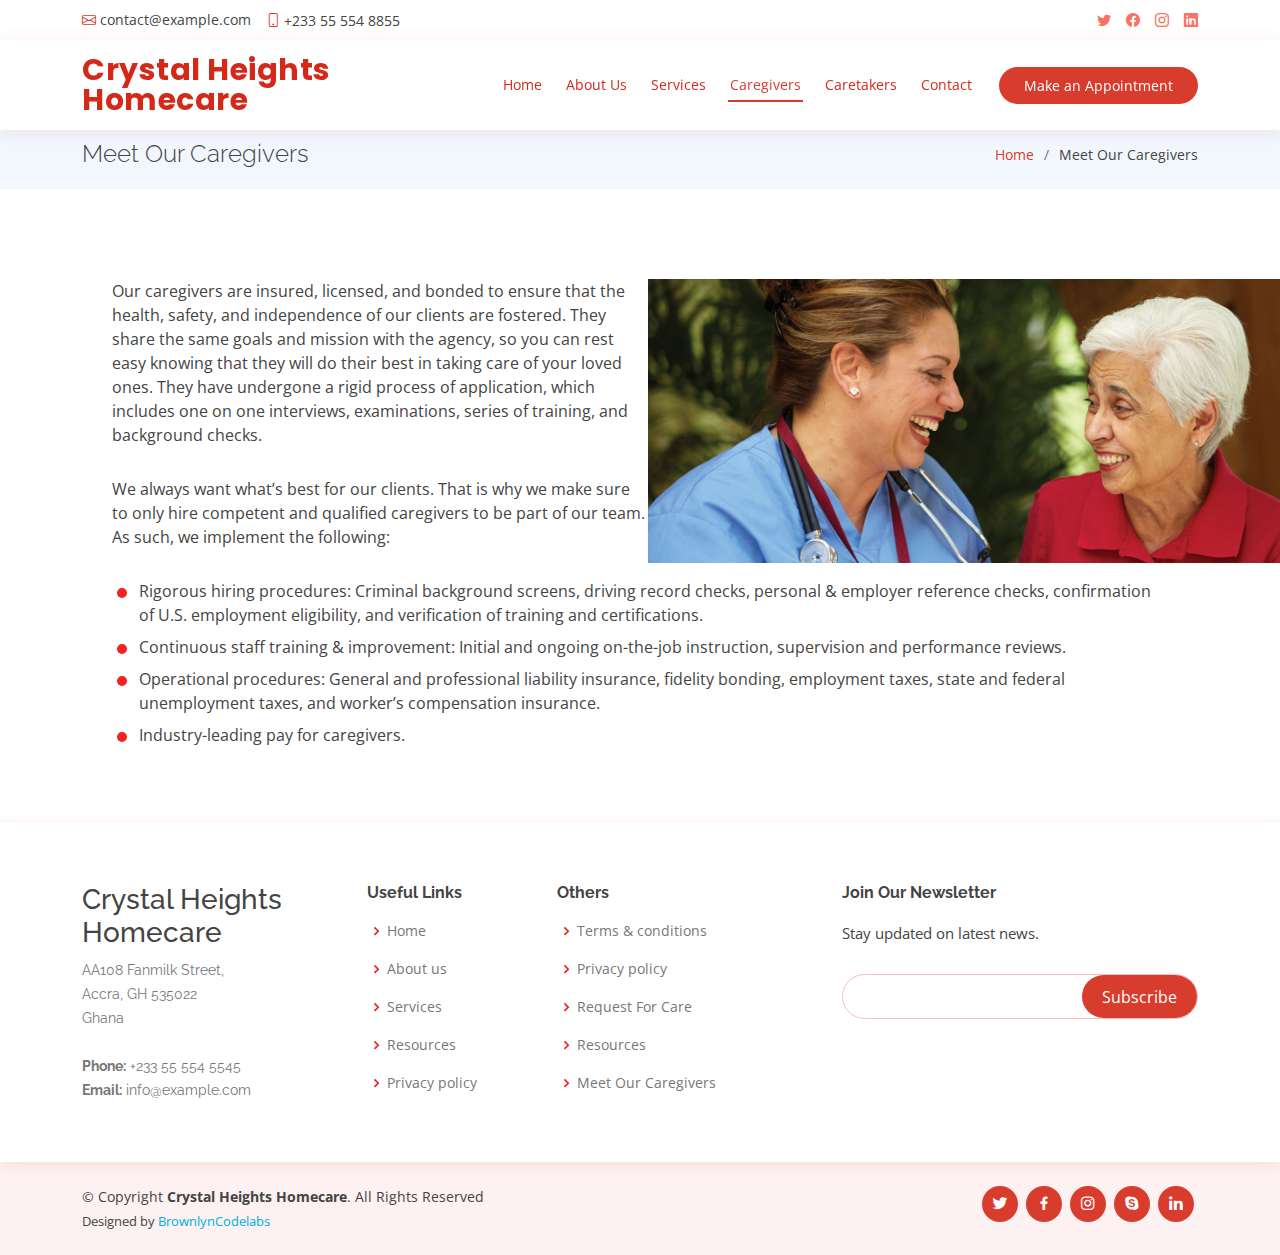
<file: caregivers.html>
<!DOCTYPE html>
<html lang="en">

<head>
  <meta charset="utf-8">
  <meta content="width=device-width, initial-scale=1.0" name="viewport">

  <title>Crystal Heights Homecare, LLC</title>
  <meta content="" name="description">
  <meta content="" name="keywords">

  <!-- Favicons -->
  <link href="assets/img/favicon1.png" rel="icon">
  <link href="assets/img/favicon1.png" rel="apple-touch-icon">

  <!-- Google Fonts -->
  <link href="https://fonts.googleapis.com/css?family=Open+Sans:300,300i,400,400i,600,600i,700,700i|Raleway:300,300i,400,400i,500,500i,600,600i,700,700i|Poppins:300,300i,400,400i,500,500i,600,600i,700,700i" rel="stylesheet">

  <!-- Vendor CSS Files -->
  <link href="assets/vendor/fontawesome-free/css/all.min.css" rel="stylesheet">
  <link href="assets/vendor/animate.css/animate.min.css" rel="stylesheet">
  <link href="assets/vendor/bootstrap/css/bootstrap.min.css" rel="stylesheet">
  <link href="assets/vendor/bootstrap-icons/bootstrap-icons.css" rel="stylesheet">
  <link href="assets/vendor/boxicons/css/boxicons.min.css" rel="stylesheet">
  <link href="assets/vendor/glightbox/css/glightbox.min.css" rel="stylesheet">
  <link href="assets/vendor/remixicon/remixicon.css" rel="stylesheet">
  <link href="assets/vendor/swiper/swiper-bundle.min.css" rel="stylesheet">

  <!-- Template Main CSS File -->
  <link href="assets/css/style.css" rel="stylesheet">

  <!-- =======================================================
  BrownlynCodelads
   *****
  ======================================================== -->
</head>

<body>

  <!-- ======= Top Bar ======= -->
  <div id="topbar" class="d-flex align-items-center fixed-top">
    <div class="container d-flex justify-content-between">
      <div class="contact-info d-flex align-items-center">
        <i class="bi bi-envelope"></i> <a href="mailto:contact@example.com">contact@example.com</a>
        <i class="bi bi-phone"></i> +233 55 554 8855
      </div>
      <div class="d-none d-lg-flex social-links align-items-center">
        <a href="#" class="twitter"><i class="bi bi-twitter"></i></a>
        <a href="#" class="facebook"><i class="bi bi-facebook"></i></a>
        <a href="#" class="instagram"><i class="bi bi-instagram"></i></a>
        <a href="#" class="linkedin"><i class="bi bi-linkedin"></i></i></a>
      </div>
    </div>
  </div>

  <!-- ======= Header ======= -->
  <header id="header" class="fixed-top">
    <div class="container d-flex align-items-center">

      <h1 class="logo me-auto"><a href="index.html">Crystal Heights Homecare</a></h1>
      <!-- Uncomment below if you prefer to use an image logo -->
      <!-- <a href="index.html" class="logo me-auto"><img src="assets/img/logo.png" alt="" class="img-fluid"></a>-->

      <nav id="navbar" class="navbar order-last order-lg-0">
        <ul>
          <li><a class="nav-link scrollto" href="index.html">Home</a></li>
          <li><a class="nav-link scrollto" href="aboutus.html">About Us</a></li>
          <li><a class="nav-link scrollto" href="services.html">Services</a></li>
          <li><a class="nav-link scrollto active" href="caregivers.html">Caregivers</a></li>
          <li><a class="nav-link scrollto" href="caretakers.html">Caretakers</a></li>
          <!-- <li class="dropdown"><a href="#"><span>Drop Down</span> <i class="bi bi-chevron-down"></i></a>
            <ul>
              <li><a href="#">Drop Down 1</a></li>
              <li class="dropdown"><a href="#"><span>Deep Drop Down</span> <i class="bi bi-chevron-right"></i></a>
                <ul>
                  <li><a href="#">Deep Drop Down 1</a></li>
                  <li><a href="#">Deep Drop Down 2</a></li>
                  <li><a href="#">Deep Drop Down 3</a></li>
                  <li><a href="#">Deep Drop Down 4</a></li>
                  <li><a href="#">Deep Drop Down 5</a></li>
                </ul>
              </li>
              <li><a href="#">Drop Down 2</a></li>
              <li><a href="#">Drop Down 3</a></li>
              <li><a href="#">Drop Down 4</a></li>
            </ul> -->
          </li>
          <li><a class="nav-link scrollto" href="contact.html">Contact</a></li>
        </ul>
        <i class="bi bi-list mobile-nav-toggle"></i>
      </nav><!-- .navbar -->

      <a href="#appointment" class="appointment-btn scrollto"><span class="d-none d-md-inline">Make an</span> Appointment</a>

    </div>
  </header><!-- End Header -->


  <main id="main">

    <!-- ======= Breadcrumbs Section ======= -->
    <section class="breadcrumbs">
      <div class="container">

        <div class="d-flex justify-content-between align-items-center">
          <h2>Meet Our Caregivers</h2>
          <ol>
            <li><a href="index.html">Home</a></li>
            <li>Meet Our Caregivers</li>
          </ol>
        </div>

      </div>
    </section><!-- End Breadcrumbs Section -->

    <section class="inner-page">
      <div class="container">
        <div class="careg_main_img">
        <img width="700px" src="./assets/img/patient2.jpeg" alt="">
        </div>
        <div class="careg_main_text">
        <p>
          Our caregivers are insured, licensed, and bonded to ensure that the health, safety, and independence of our clients are fostered. They share the same goals and mission with the agency, so
          you can rest easy knowing that they will do their best in taking care of your loved ones. They have undergone a rigid process of application, which includes one on one interviews, examinations, series of training, and background checks.
        </p>
      
        <p>We always want what’s best for our clients. That is why we make sure to only hire competent and qualified caregivers to be part of our team. As such, we implement the following:</p>

        <ul class="bullet">
          <li>
            Rigorous hiring procedures: Criminal background screens, driving record checks, personal &amp; employer reference checks, confirmation of U.S. employment eligibility, and verification of training and certifications.
          </li>
          <li>
            Continuous staff training & improvement: Initial and ongoing on-the-job instruction, supervision and performance reviews.
          </li>
          <li>
            Operational procedures: General and professional liability insurance, fidelity bonding, employment taxes, state and federal unemployment taxes, and worker’s compensation insurance.
          </li>
          <li>
            Industry-leading pay for caregivers.
          </li>
        </ul>
      </div>
      </div>
    </section>

  </main><!-- End #main -->

 
  <!-- ======= Footer ======= -->
  <footer id="footer">

    <div class="footer-top">
      <div class="container">
        <div class="row">

          <div class="col-lg-3 col-md-6 footer-contact">
            <h3>Crystal Heights Homecare</h3>
            <p>
              AA108 Fanmilk Street, <br> 
              Accra, GH 535022<br>
              Ghana  <br><br>
              <strong>Phone:</strong> +233 55 554 5545<br>
              <strong>Email:</strong> info@example.com<br>
            </p>
          </div>

          <div class="col-lg-2 col-md-6 footer-links">
            <h4>Useful Links</h4>
            <ul>
              <li><i class="bx bx-chevron-right"></i> <a href="index.html">Home</a></li>
              <li><i class="bx bx-chevron-right"></i> <a href="aboutus.html">About us</a></li>
              <li><i class="bx bx-chevron-right"></i> <a href="services.html">Services</a></li>
              <li><i class="bx bx-chevron-right"></i> <a href="caretakers.html">Resources</a></li>
              <li><i class="bx bx-chevron-right"></i> <a href="contact.html">Privacy policy</a></li>
            </ul>
          </div>

          <div class="col-lg-3 col-md-6 footer-links">
            <h4>Others</h4>
            <ul>
              <li><i class="bx bx-chevron-right"></i> <a href="termsandconditions.html">Terms & conditions</a></li>
              <li><i class="bx bx-chevron-right"></i> <a href="privacypolicy.html">Privacy policy</a></li>
              <li><i class="bx bx-chevron-right"></i> <a href="requestforcare.html">Request For Care</a></li>
              <li><i class="bx bx-chevron-right"></i> <a href="resources.html">Resources</a></li>
              <li><i class="bx bx-chevron-right"></i> <a href="caregivers.html">Meet Our Caregivers</a></li>
            </ul>
          </div>

          <div class="col-lg-4 col-md-6 footer-newsletter">
            <h4>Join Our Newsletter</h4>
            <p>Stay updated on latest news.</p>
            <form action="" method="post">
              <input type="email" name="email"><input type="submit" value="Subscribe">
            </form>
          </div>

        </div>
      </div>
    </div>

    <div class="container d-md-flex py-4">

      <div class="me-md-auto text-center text-md-start">
        <div class="copyright">
          &copy; Copyright <strong><span>Crystal Heights Homecare</span></strong>. All Rights Reserved
        </div>
        <div class="credits">
          <!-- All the links in the footer should remain intact. -->
          <!-- You can delete the links only if you purchased the pro version. -->
          <!-- Licensing information: https://bootstrapmade.com/license/ -->
          <!-- Purchase the pro version with working PHP/AJAX contact form: https://bootstrapmade.com/medilab-free-medical-bootstrap-theme/ -->
          Designed by <a href="https://brownlyn-codelabs.github.io/#home">BrownlynCodelabs</a>
        </div>
      </div>
      <div class="social-links text-center text-md-right pt-3 pt-md-0">
        <a href="#" class="twitter"><i class="bx bxl-twitter"></i></a>
        <a href="#" class="facebook"><i class="bx bxl-facebook"></i></a>
        <a href="#" class="instagram"><i class="bx bxl-instagram"></i></a>
        <a href="#" class="google-plus"><i class="bx bxl-skype"></i></a>
        <a href="#" class="linkedin"><i class="bx bxl-linkedin"></i></a>
      </div>
    </div>
  </footer><!-- End Footer -->

  <div id="preloader"></div>
  <a href="#" class="back-to-top d-flex align-items-center justify-content-center"><i class="bi bi-arrow-up-short"></i></a>

  <!-- Vendor JS Files -->
  <script src="assets/vendor/purecounter/purecounter_vanilla.js"></script>
  <script src="assets/vendor/bootstrap/js/bootstrap.bundle.min.js"></script>
  <script src="assets/vendor/glightbox/js/glightbox.min.js"></script>
  <script src="assets/vendor/swiper/swiper-bundle.min.js"></script>
  <script src="assets/vendor/php-email-form/validate.js"></script>

  <!--  Main JS File -->
  <script src="assets/js/main.js"></script>

</body>

</html>
</file>
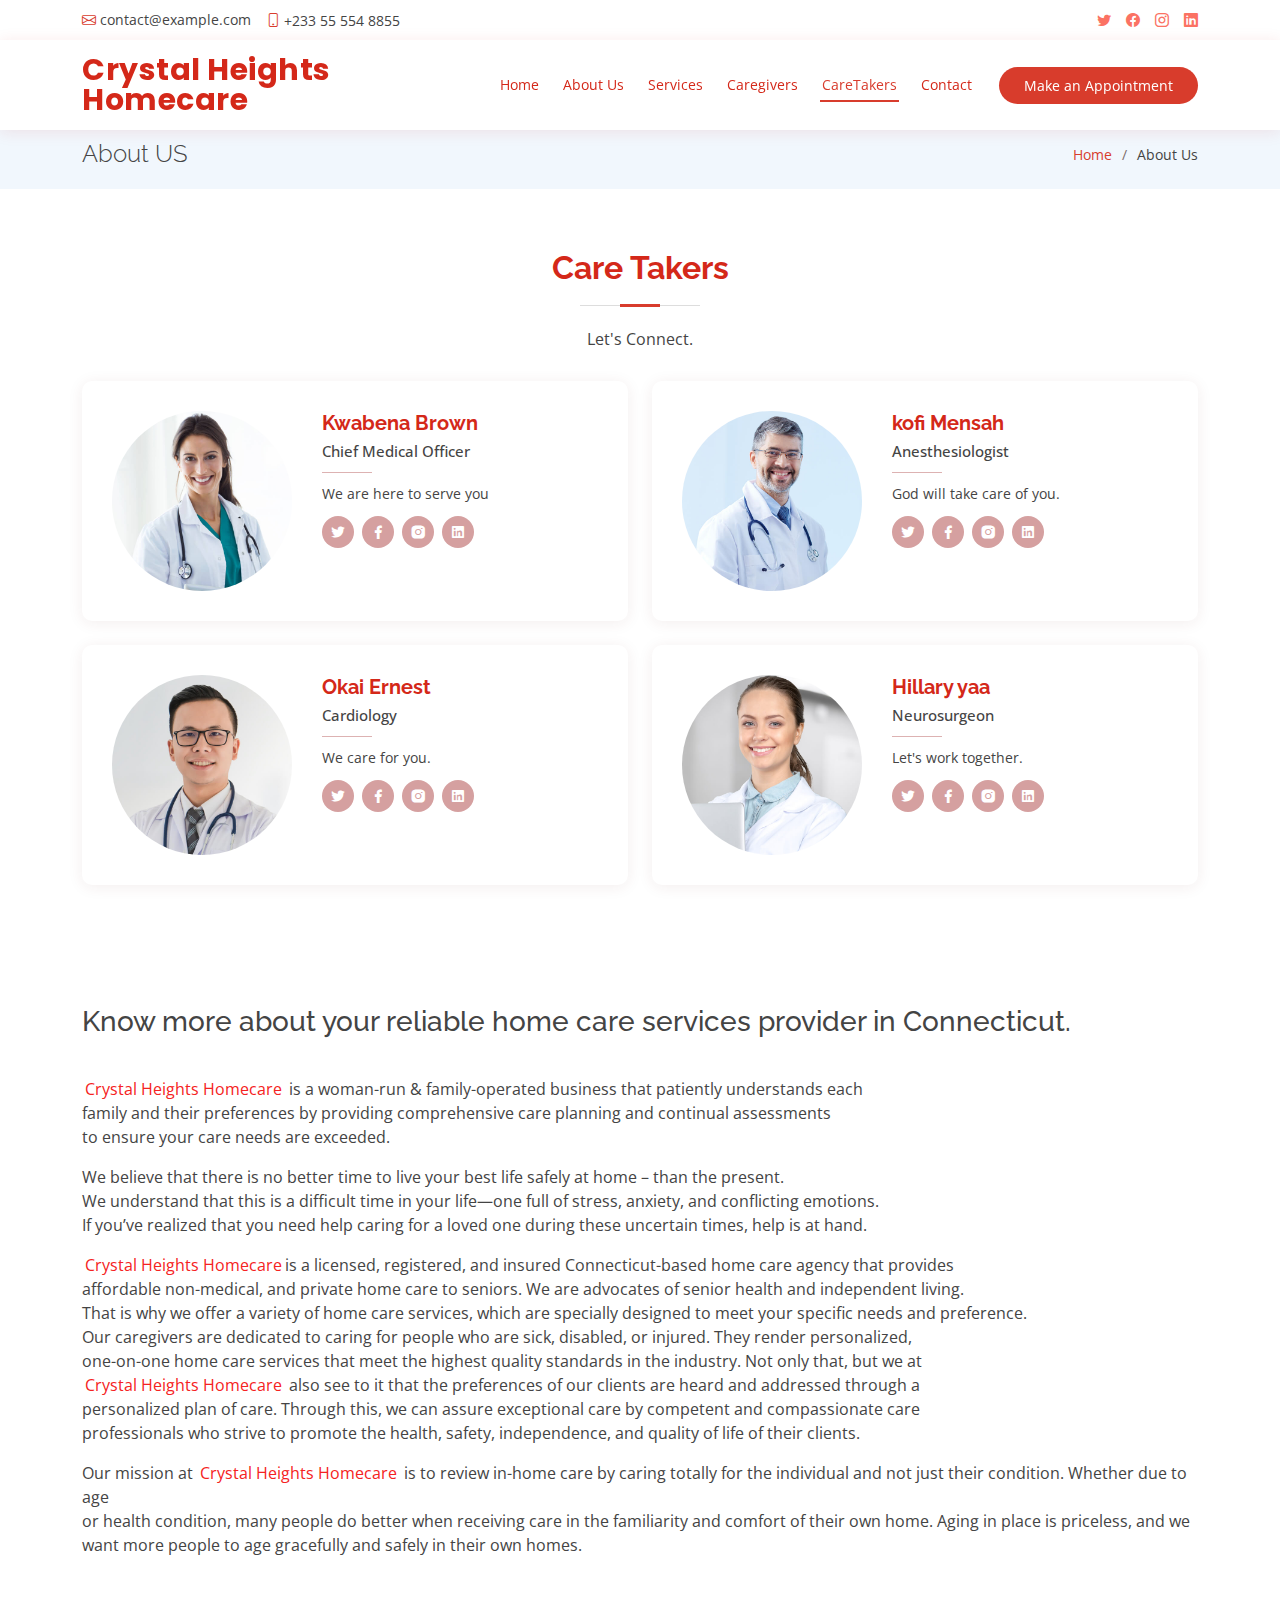
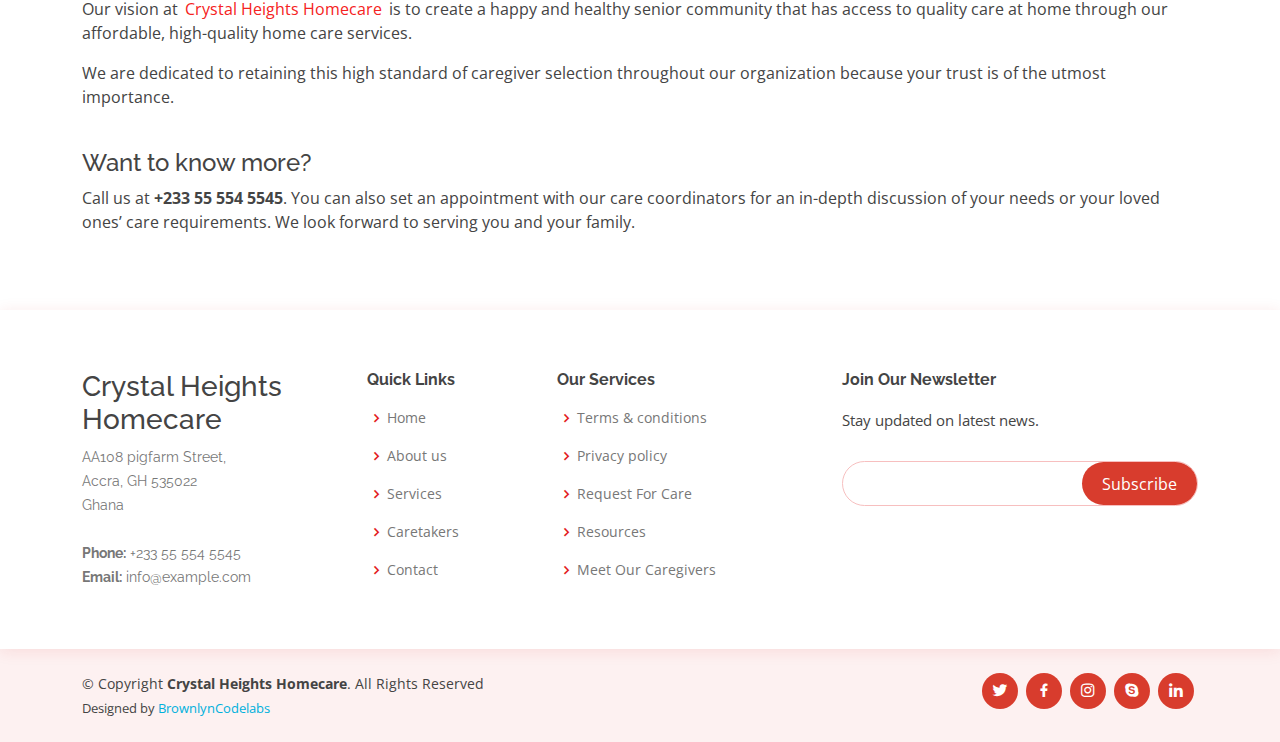
<file: caretakers.html>
<!DOCTYPE html>
<html lang="en">

<head>
  <meta charset="utf-8">
  <meta content="width=device-width, initial-scale=1.0" name="viewport">

  <title>Crystal Heights Homecare, LLC</title>
  <meta content="" name="description">
  <meta content="" name="keywords">

  <!-- Favicons -->
  <link href="assets/img/favicon1.png" rel="icon">
  <link href="assets/img/favicon1.png" rel="apple-touch-icon">

  <!-- Google Fonts -->
  <link href="https://fonts.googleapis.com/css?family=Open+Sans:300,300i,400,400i,600,600i,700,700i|Raleway:300,300i,400,400i,500,500i,600,600i,700,700i|Poppins:300,300i,400,400i,500,500i,600,600i,700,700i" rel="stylesheet">

  <!-- Vendor CSS Files -->
  <link href="assets/vendor/fontawesome-free/css/all.min.css" rel="stylesheet">
  <link href="assets/vendor/animate.css/animate.min.css" rel="stylesheet">
  <link href="assets/vendor/bootstrap/css/bootstrap.min.css" rel="stylesheet">
  <link href="assets/vendor/bootstrap-icons/bootstrap-icons.css" rel="stylesheet">
  <link href="assets/vendor/boxicons/css/boxicons.min.css" rel="stylesheet">
  <link href="assets/vendor/glightbox/css/glightbox.min.css" rel="stylesheet">
  <link href="assets/vendor/remixicon/remixicon.css" rel="stylesheet">
  <link href="assets/vendor/swiper/swiper-bundle.min.css" rel="stylesheet">

  <!-- Template Main CSS File -->
  <link href="assets/css/style.css" rel="stylesheet">

  <!-- =======================================================
  BrownlynCodelads
   *****
  ======================================================== -->
</head>

<body>

  <!-- ======= Top Bar ======= -->
  <div id="topbar" class="d-flex align-items-center fixed-top">
    <div class="container d-flex justify-content-between">
      <div class="contact-info d-flex align-items-center">
        <i class="bi bi-envelope"></i> <a href="mailto:contact@example.com">contact@example.com</a>
        <i class="bi bi-phone"></i> +233 55 554 8855
      </div>
      <div class="d-none d-lg-flex social-links align-items-center">
        <a href="#" class="twitter"><i class="bi bi-twitter"></i></a>
        <a href="#" class="facebook"><i class="bi bi-facebook"></i></a>
        <a href="#" class="instagram"><i class="bi bi-instagram"></i></a>
        <a href="#" class="linkedin"><i class="bi bi-linkedin"></i></i></a>
      </div>
    </div>
  </div>

  <!-- ======= Header ======= -->
  <header id="header" class="fixed-top">
    <div class="container d-flex align-items-center">

      <h1 class="logo me-auto"><a href="index.html">Crystal Heights Homecare</a></h1>
      <!-- Uncomment below if you prefer to use an image logo -->
      <!-- <a href="index.html" class="logo me-auto"><img src="assets/img/logo.png" alt="" class="img-fluid"></a>-->

      <nav id="navbar" class="navbar order-last order-lg-0">
        <ul>
          <li><a class="nav-link scrollto" href="index.html">Home</a></li>
          <li><a class="nav-link scrollto" href="aboutus.html">About Us</a></li>
          <li><a class="nav-link scrollto" href="services.html">Services</a></li>
          <li><a class="nav-link scrollto" href="caregivers.html">Caregivers</a></li>
          <li><a class="nav-link scrollto active" href="caretakers.html">CareTakers</a></li>
          <!-- <li class="dropdown"><a href="#"><span>Drop Down</span> <i class="bi bi-chevron-down"></i></a>
            <ul>
              <li><a href="#">Drop Down 1</a></li>
              <li class="dropdown"><a href="#"><span>Deep Drop Down</span> <i class="bi bi-chevron-right"></i></a>
                <ul>
                  <li><a href="#">Deep Drop Down 1</a></li>
                  <li><a href="#">Deep Drop Down 2</a></li>
                  <li><a href="#">Deep Drop Down 3</a></li>
                  <li><a href="#">Deep Drop Down 4</a></li>
                  <li><a href="#">Deep Drop Down 5</a></li>
                </ul>
              </li>
              <li><a href="#">Drop Down 2</a></li>
              <li><a href="#">Drop Down 3</a></li>
              <li><a href="#">Drop Down 4</a></li>
            </ul> -->
          </li>
          <li><a class="nav-link scrollto" href="contact.html">Contact</a></li>
        </ul>
        <i class="bi bi-list mobile-nav-toggle"></i>
      </nav><!-- .navbar -->

      <a href="#appointment" class="appointment-btn scrollto"><span class="d-none d-md-inline">Make an</span> Appointment</a>

    </div>
  </header><!-- End Header -->


  <main id="main">

    <!-- ======= Breadcrumbs Section ======= -->
    <section class="breadcrumbs">
      <div class="container">

        <div class="d-flex justify-content-between align-items-center">
          <h2>About US</h2>
          <ol>
            <li><a href="index.html">Home</a></li>
            <li>About Us</li>
          </ol>
        </div>

      </div>
    </section><!-- End Breadcrumbs Section -->




     <!-- ======= Doctors Section ======= -->
     <section id="caretakers" class="doctors">
        <div class="container">
  
          <div class="section-title">
            <h2>Care Takers</h2>
            <p>Let's Connect.</p>
          </div>
  
          <div class="row">
  
            <div class="col-lg-6">
              <div class="member d-flex align-items-start">
                <div class="pic"><img src="assets/img/doctors/doctors-2.jpg" class="img-fluid" alt=""></div>
                <div class="member-info">
                  <h4>Kwabena Brown</h4>
                  <span>Chief Medical Officer</span>
                  <p>We are here to serve you</p>
                  <div class="social">
                    <a href=""><i class="ri-twitter-fill"></i></a>
                    <a href=""><i class="ri-facebook-fill"></i></a>
                    <a href=""><i class="ri-instagram-fill"></i></a>
                    <a href=""> <i class="ri-linkedin-box-fill"></i> </a>
                  </div>
                </div>
              </div>
            </div>
  
            <div class="col-lg-6 mt-4 mt-lg-0">
              <div class="member d-flex align-items-start">
                <div class="pic"><img src="assets/img/doctors/doctors-1.jpg" class="img-fluid" alt=""></div>
                <div class="member-info">
                  <h4>kofi Mensah</h4>
                  <span>Anesthesiologist</span>
                  <p> God will take care of you.</p>
                  <div class="social">
                    <a href=""><i class="ri-twitter-fill"></i></a>
                    <a href=""><i class="ri-facebook-fill"></i></a>
                    <a href=""><i class="ri-instagram-fill"></i></a>
                    <a href=""> <i class="ri-linkedin-box-fill"></i> </a>
                  </div>
                </div>
              </div>
            </div>
  
            <div class="col-lg-6 mt-4">
              <div class="member d-flex align-items-start">
                <div class="pic"><img src="assets/img/doctors/doctors-3.jpg" class="img-fluid" alt=""></div>
                <div class="member-info">
                  <h4>Okai Ernest</h4>
                  <span>Cardiology</span>
                  <p>We care for you.</p>
                  <div class="social">
                    <a href=""><i class="ri-twitter-fill"></i></a>
                    <a href=""><i class="ri-facebook-fill"></i></a>
                    <a href=""><i class="ri-instagram-fill"></i></a>
                    <a href=""> <i class="ri-linkedin-box-fill"></i> </a>
                  </div>
                </div>
              </div>
            </div>
  
            <div class="col-lg-6 mt-4">
              <div class="member d-flex align-items-start">
                <div class="pic"><img src="assets/img/doctors/doctors-4.jpg" class="img-fluid" alt=""></div>
                <div class="member-info">
                  <h4>Hillary yaa</h4>
                  <span>Neurosurgeon</span>
                  <p>Let's work together.</p>
                  <div class="social">
                    <a href=""><i class="ri-twitter-fill"></i></a>
                    <a href=""><i class="ri-facebook-fill"></i></a>
                    <a href=""><i class="ri-instagram-fill"></i></a>
                    <a href=""> <i class="ri-linkedin-box-fill"></i> </a>
                  </div>
                </div>
              </div>
            </div>
  
          </div>
  
        </div>
      </section><!-- End Doctors Section -->

    <section class="inner-page">
      <div class="container">
        <h3>
          Know more about your reliable home care services provider in Connecticut.
        </h3>
          <div class="about_main_text">

        <p><mark>Crystal Heights Homecare</mark> is a woman-run & family-operated business that patiently understands each<br>
           family and their preferences by providing comprehensive care planning and continual assessments<br>
            to ensure your care needs are exceeded.</p>

        <p>We believe that there is no better time to live your best life safely at home – than the present.<br> 
          We understand that this is a difficult time in your life—one full of stress, anxiety, and conflicting 
           emotions. <br> If you’ve realized that you need help caring for a loved one during these uncertain times, help is at hand.
        </p>


        <p><mark>Crystal Heights Homecare</mark>is a licensed, registered, and insured Connecticut-based home care agency that provides<br> 
          affordable non-medical, and private home care to seniors. We are advocates of senior health and independent living.<br>
           That is why we offer a variety of home care services, which are specially designed to meet your specific needs and preference.<br>
           Our caregivers are dedicated to caring for people who are sick, disabled, or injured. They render personalized,<br> one-on-one home care 
            services that meet the highest quality standards in the industry. Not only that, but we at<br> <mark>Crystal Heights Homecare</mark>
          also see to it that the preferences of our clients are heard and addressed through a <br>personalized plan of care. Through this,
          we can assure exceptional care by competent and compassionate care<br> professionals who strive to promote the health, safety, independence,
           and quality of life of their clients.</p>

           <p>Our mission at <mark>Crystal Heights Homecare</mark> is to review in-home care by caring totally for the individual and not just their condition. Whether due to age <br>
             or health condition, many people do better when receiving care in the familiarity and comfort of their own home. Aging in place is priceless, and we <br>
              want more people to age gracefully and safely in their own homes.</p>
              <br>

            <p>Our vision at <mark>Crystal Heights Homecare</mark>  is to create a happy and healthy senior community that has access to quality care at home through our affordable, high-quality home care services.</p>

                
                <p>We are dedicated to retaining this high standard of caregiver selection throughout our organization because your trust is of the utmost importance.</p>
                <br>

                <h4>Want to know more?</h4>
                <p>Call us at <strong>+233 55 554 5545</strong>. You can also set an appointment with our care coordinators for an in-depth discussion of your needs or your loved ones’ care requirements. We look forward to serving you and your family.</p>

      </div>
      </div>
    </section>

  </main><!-- End #main -->

 
  <!-- ======= Footer ======= -->
  <footer id="footer">

    <div class="footer-top">
      <div class="container">
        <div class="row">

          <div class="col-lg-3 col-md-6 footer-contact">
            <h3>Crystal Heights Homecare</h3>
            <p>
              AA108 pigfarm Street, <br> 
              Accra, GH 535022<br>
              Ghana  <br><br>
              <strong>Phone:</strong> +233 55 554 5545<br>
              <strong>Email:</strong> info@example.com<br>
            </p>
          </div>

          <div class="col-lg-2 col-md-6 footer-links">
            <h4>Quick Links</h4>
            <ul>
              <li><i class="bx bx-chevron-right"></i> <a href="index.html">Home</a></li>
              <li><i class="bx bx-chevron-right"></i> <a href="aboutus.html">About us</a></li>
              <li><i class="bx bx-chevron-right"></i> <a href="services.html">Services</a></li>
              <li><i class="bx bx-chevron-right"></i> <a href="caretakers.html">Caretakers</a></li>
              <li><i class="bx bx-chevron-right"></i> <a href="contact.html">Contact</a></li>
            </ul>
          </div>

          <div class="col-lg-3 col-md-6 footer-links">
            <h4>Our Services</h4>
            <ul>
              <li><i class="bx bx-chevron-right"></i> <a href="termsandconditions.html">Terms & conditions</a></li>
              <li><i class="bx bx-chevron-right"></i> <a href="privacypolicy.html">Privacy policy</a></li>
              <li><i class="bx bx-chevron-right"></i> <a href="requestforcare.html">Request For Care</a></li>
              <li><i class="bx bx-chevron-right"></i> <a href="resources.html">Resources</a></li>
              <li><i class="bx bx-chevron-right"></i> <a href="caregivers.html">Meet Our Caregivers</a></li>
            </ul>
          </div>

          <div class="col-lg-4 col-md-6 footer-newsletter">
            <h4>Join Our Newsletter</h4>
            <p>Stay updated on latest news.</p>
            <form action="" method="post">
              <input type="email" name="email"><input type="submit" value="Subscribe">
            </form>
          </div>

        </div>
      </div>
    </div>

    <div class="container d-md-flex py-4">

      <div class="me-md-auto text-center text-md-start">
        <div class="copyright">
          &copy; Copyright <strong><span>Crystal Heights Homecare</span></strong>. All Rights Reserved
        </div>
        <div class="credits">
          <!-- All the links in the footer should remain intact. -->
          <!-- You can delete the links only if you purchased the pro version. -->
          <!-- Licensing information: https://bootstrapmade.com/license/ -->
          <!-- Purchase the pro version with working PHP/AJAX contact form: https://bootstrapmade.com/medilab-free-medical-bootstrap-theme/ -->
          Designed by <a href="https://brownlyn-codelabs.github.io/#home">BrownlynCodelabs</a>
        </div>
      </div>
      <div class="social-links text-center text-md-right pt-3 pt-md-0">
        <a href="#" class="twitter"><i class="bx bxl-twitter"></i></a>
        <a href="#" class="facebook"><i class="bx bxl-facebook"></i></a>
        <a href="#" class="instagram"><i class="bx bxl-instagram"></i></a>
        <a href="#" class="google-plus"><i class="bx bxl-skype"></i></a>
        <a href="#" class="linkedin"><i class="bx bxl-linkedin"></i></a>
      </div>
    </div>
  </footer><!-- End Footer -->

  <div id="preloader"></div>
  <a href="#" class="back-to-top d-flex align-items-center justify-content-center"><i class="bi bi-arrow-up-short"></i></a>

  <!-- Vendor JS Files -->
  <script src="assets/vendor/purecounter/purecounter_vanilla.js"></script>
  <script src="assets/vendor/bootstrap/js/bootstrap.bundle.min.js"></script>
  <script src="assets/vendor/glightbox/js/glightbox.min.js"></script>
  <script src="assets/vendor/swiper/swiper-bundle.min.js"></script>
  <script src="assets/vendor/php-email-form/validate.js"></script>

  <!--  Main JS File -->
  <script src="assets/js/main.js"></script>

</body>

</html>
</file>
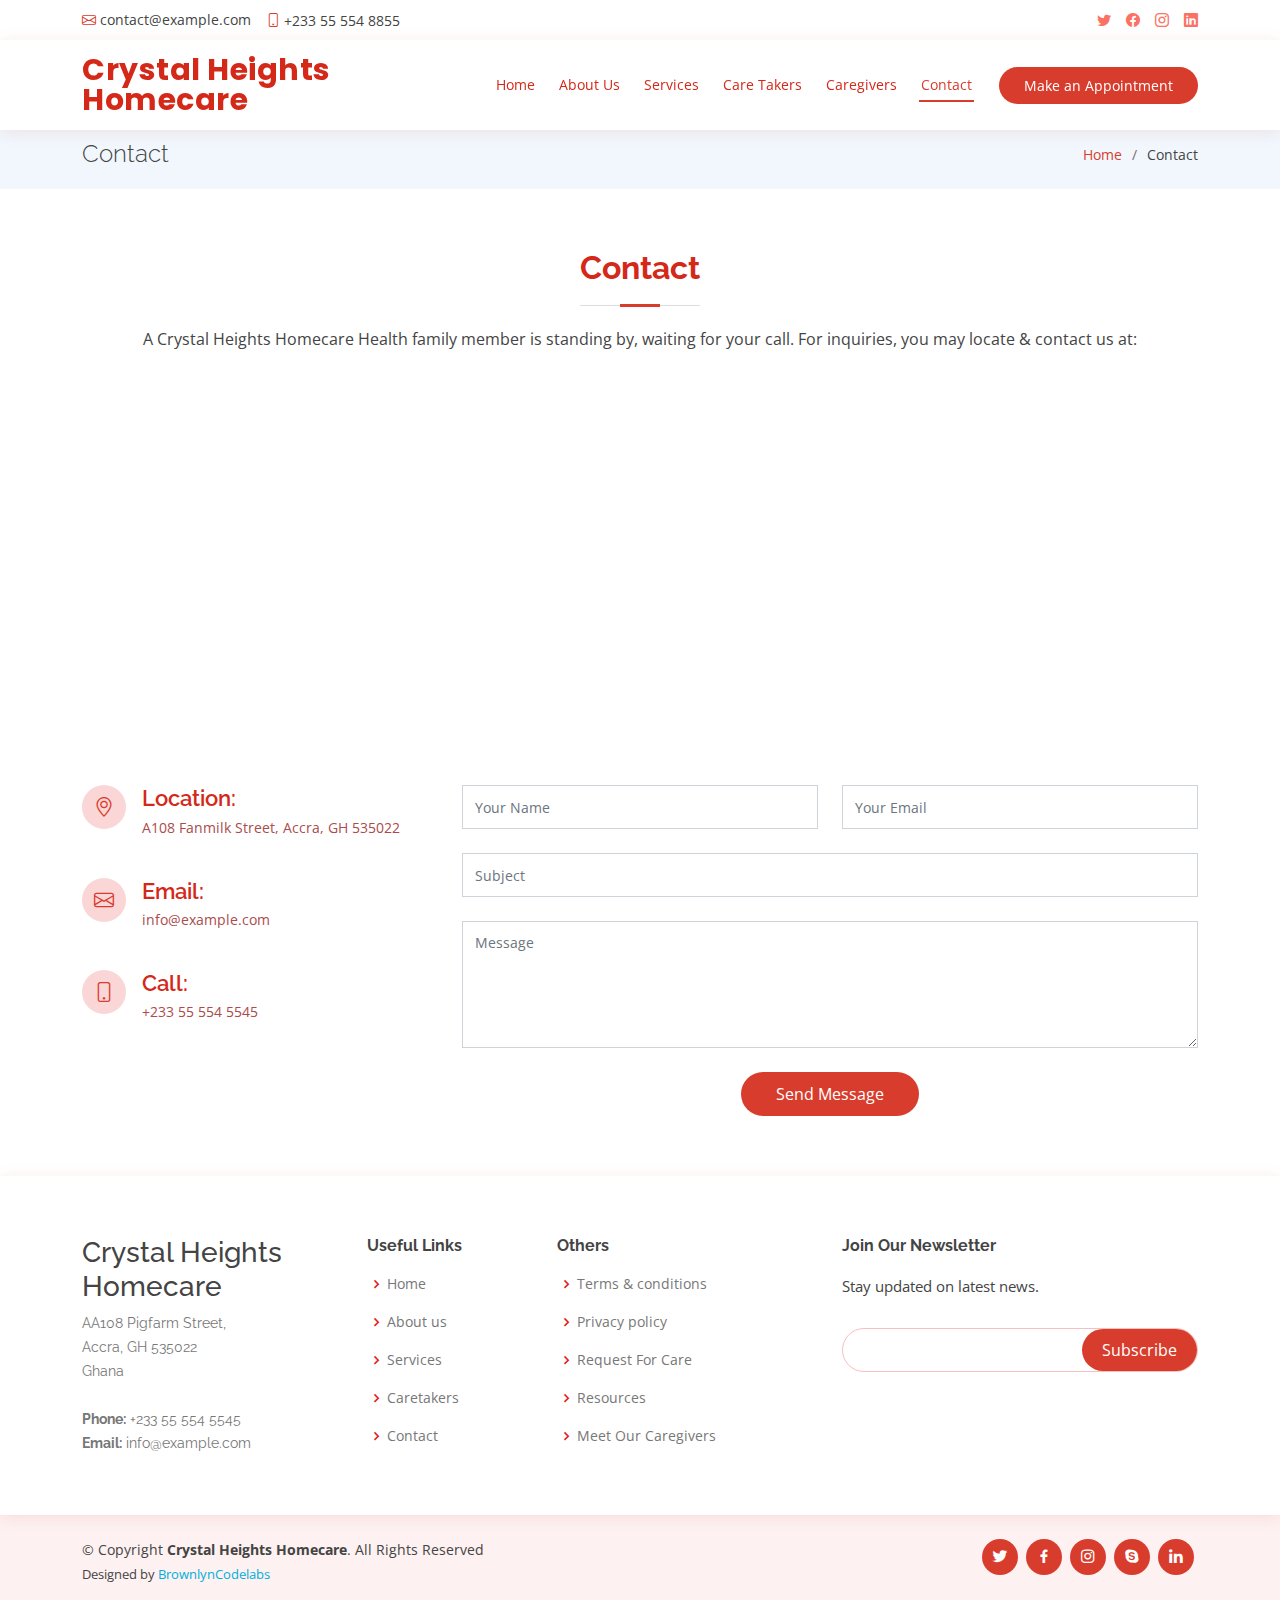
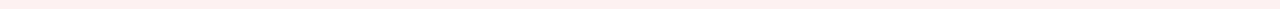
<file: contact.html>
<!DOCTYPE html>
<html lang="en">

<head>
  <meta charset="utf-8">
  <meta content="width=device-width, initial-scale=1.0" name="viewport">

  <title>Crystal Heights Homecare, LLC</title>
  <meta content="" name="description">
  <meta content="" name="keywords">

  <!-- Favicons -->
  <link href="assets/img/favicon1.png" rel="icon">
  <link href="assets/img/favicon1.png" rel="apple-touch-icon">

  <!-- Google Fonts -->
  <link href="https://fonts.googleapis.com/css?family=Open+Sans:300,300i,400,400i,600,600i,700,700i|Raleway:300,300i,400,400i,500,500i,600,600i,700,700i|Poppins:300,300i,400,400i,500,500i,600,600i,700,700i" rel="stylesheet">

  <!-- Vendor CSS Files -->
  <link href="assets/vendor/fontawesome-free/css/all.min.css" rel="stylesheet">
  <link href="assets/vendor/animate.css/animate.min.css" rel="stylesheet">
  <link href="assets/vendor/bootstrap/css/bootstrap.min.css" rel="stylesheet">
  <link href="assets/vendor/bootstrap-icons/bootstrap-icons.css" rel="stylesheet">
  <link href="assets/vendor/boxicons/css/boxicons.min.css" rel="stylesheet">
  <link href="assets/vendor/glightbox/css/glightbox.min.css" rel="stylesheet">
  <link href="assets/vendor/remixicon/remixicon.css" rel="stylesheet">
  <link href="assets/vendor/swiper/swiper-bundle.min.css" rel="stylesheet">

  <!-- Template Main CSS File -->
  <link href="assets/css/style.css" rel="stylesheet">

  <!-- =======================================================
  BrownlynCodelads
   *****
  ======================================================== -->
</head>

<body>

  <!-- ======= Top Bar ======= -->
  <div id="topbar" class="d-flex align-items-center fixed-top">
    <div class="container d-flex justify-content-between">
      <div class="contact-info d-flex align-items-center">
        <i class="bi bi-envelope"></i> <a href="mailto:contact@example.com">contact@example.com</a>
        <i class="bi bi-phone"></i> +233 55 554 8855
      </div>
      <div class="d-none d-lg-flex social-links align-items-center">
        <a href="#" class="twitter"><i class="bi bi-twitter"></i></a>
        <a href="#" class="facebook"><i class="bi bi-facebook"></i></a>
        <a href="#" class="instagram"><i class="bi bi-instagram"></i></a>
        <a href="#" class="linkedin"><i class="bi bi-linkedin"></i></i></a>
      </div>
    </div>
  </div>

  <!-- ======= Header ======= -->
  <header id="header" class="fixed-top">
    <div class="container d-flex align-items-center">

      <h1 class="logo me-auto"><a href="index.html">Crystal Heights Homecare</a></h1>
      <!-- Uncomment below if you prefer to use an image logo -->
      <!-- <a href="index.html" class="logo me-auto"><img src="assets/img/logo.png" alt="" class="img-fluid"></a>-->

      <nav id="navbar" class="navbar order-last order-lg-0">
        <ul>
          <li><a class="nav-link scrollto" href="index.html">Home</a></li>
          <li><a class="nav-link scrollto" href="aboutus.html">About Us</a></li>
          <li><a class="nav-link scrollto" href="services.html">Services</a></li>
          <li><a class="nav-link scrollto" href="caretakers.html">Care Takers</a></li>
          <li><a class="nav-link scrollto" href="caregivers.html">Caregivers</a></li>
          <!-- <li class="dropdown"><a href="#"><span>Drop Down</span> <i class="bi bi-chevron-down"></i></a>
            <ul>
              <li><a href="#">Drop Down 1</a></li>
              <li class="dropdown"><a href="#"><span>Deep Drop Down</span> <i class="bi bi-chevron-right"></i></a>
                <ul>
                  <li><a href="#">Deep Drop Down 1</a></li>
                  <li><a href="#">Deep Drop Down 2</a></li>
                  <li><a href="#">Deep Drop Down 3</a></li>
                  <li><a href="#">Deep Drop Down 4</a></li>
                  <li><a href="#">Deep Drop Down 5</a></li>
                </ul>
              </li>
              <li><a href="#">Drop Down 2</a></li>
              <li><a href="#">Drop Down 3</a></li>
              <li><a href="#">Drop Down 4</a></li>
            </ul> -->
          </li>
          <li><a class="nav-link scrollto active" href="contact.html">Contact</a></li>
        </ul>
        <i class="bi bi-list mobile-nav-toggle"></i>
      </nav><!-- .navbar -->

      <a href="#appointment" class="appointment-btn scrollto"><span class="d-none d-md-inline">Make an</span> Appointment</a>

    </div>
  </header><!-- End Header -->


  <main id="main">

    <!-- ======= Breadcrumbs Section ======= -->
    <section class="breadcrumbs">
      <div class="container">

        <div class="d-flex justify-content-between align-items-center">
          <h2>Contact</h2>
          <ol>
            <li><a href="index.html">Home</a></li>
            <li>Contact</li>
          </ol>
        </div>

      </div>
    </section><!-- End Breadcrumbs Section -->

    <!-- ======= Contact Section ======= -->
    <section id="contact" class="contact">
        <div class="container">
  
          <div class="section-title">
            <h2>Contact</h2>
            <p>A Crystal Heights Homecare Health family member is standing by, waiting for your call. For inquiries, you may locate & contact us at:</p>
          </div>
        </div>
  
  
        <div>
          <iframe style="border:0; width: 100%; height: 350px;" src="https://www.google.com/maps/embed?pb=!1m14!1m8!1m3!1d12097.433213460943!2d-74.0062269!3d40.7101282!3m2!1i1024!2i768!4f13.1!3m3!1m2!1s0x0%3A0xb89d1fe6bc499443!2sDowntown+Conference+Center!5e0!3m2!1smk!2sbg!4v1539943755621" frameborder="0" allowfullscreen></iframe>
        </div>
  
        <div class="container">
          <div class="row mt-5">
  
            <div class="col-lg-4">
              <div class="info">
                <div class="address">
                  <i class="bi bi-geo-alt"></i>
                  <h4>Location:</h4>
                  <p>A108 Fanmilk Street, Accra, GH 535022</p>
                </div>
  
                <div class="email">
                  <i class="bi bi-envelope"></i>
                  <h4>Email:</h4>
                  <p>info@example.com</p>
                </div>
  
                <div class="phone">
                  <i class="bi bi-phone"></i>
                  <h4>Call:</h4>
                  <p>+233 55 554 5545</p>
                </div>
  
              </div>
  
            </div>
  
            <div class="col-lg-8 mt-5 mt-lg-0">
  
              <form action="forms/contact.php" method="post" role="form" class="php-email-form">
                <div class="row">
                  <div class="col-md-6 form-group">
                    <input type="text" name="name" class="form-control" id="name" placeholder="Your Name" required>
                  </div>
                  <div class="col-md-6 form-group mt-3 mt-md-0">
                    <input type="email" class="form-control" name="email" id="email" placeholder="Your Email" required>
                  </div>
                </div>
                <div class="form-group mt-3">
                  <input type="text" class="form-control" name="subject" id="subject" placeholder="Subject" required>
                </div>
                <div class="form-group mt-3">
                  <textarea class="form-control" name="message" rows="5" placeholder="Message" required></textarea>
                </div>
                <div class="my-3">
                  <div class="loading">Loading</div>
                  <div class="error-message"></div>
                  <div class="sent-message">Your message has been sent. Thank you!</div>
                </div>
                <div class="text-center"><button type="submit">Send Message</button></div>
              </form>
  
            </div>
  
          </div>
  
        </div>
      </section><!-- End Contact Section -->
    </main><!-- End #main -->

 
  <!-- ======= Footer ======= -->
  <footer id="footer">

    <div class="footer-top">
      <div class="container">
        <div class="row">

          <div class="col-lg-3 col-md-6 footer-contact">
            <h3>Crystal Heights Homecare</h3>
            <p>
              AA108 Pigfarm Street, <br> 
              Accra, GH 535022<br>
              Ghana  <br><br>
              <strong>Phone:</strong> +233 55 554 5545<br>
              <strong>Email:</strong> info@example.com<br>
            </p>
          </div>

          <div class="col-lg-2 col-md-6 footer-links">
            <h4>Useful Links</h4>
            <ul>
              <li><i class="bx bx-chevron-right"></i> <a href="index.html">Home</a></li>
              <li><i class="bx bx-chevron-right"></i> <a href="aboutus.html">About us</a></li>
              <li><i class="bx bx-chevron-right"></i> <a href="services.html">Services</a></li>
              <li><i class="bx bx-chevron-right"></i> <a href="caretakers.html">Caretakers</a></li>
              <li><i class="bx bx-chevron-right"></i> <a href="contact.html">Contact</a></li>
            </ul>
          </div>

          <div class="col-lg-3 col-md-6 footer-links">
            <h4>Others</h4>
            <ul>
              <li><i class="bx bx-chevron-right"></i> <a href="termsandconditions.html">Terms & conditions</a></li>
              <li><i class="bx bx-chevron-right"></i> <a href="privacypolicy.html">Privacy policy</a></li>
              <li><i class="bx bx-chevron-right"></i> <a href="requestforcare.html">Request For Care</a></li>
              <li><i class="bx bx-chevron-right"></i> <a href="resources.html">Resources</a></li>
              <li><i class="bx bx-chevron-right"></i> <a href="caregivers.html">Meet Our Caregivers</a></li>
            </ul>
          </div>

          <div class="col-lg-4 col-md-6 footer-newsletter">
            <h4>Join Our Newsletter</h4>
            <p>Stay updated on latest news.</p>
            <form action="" method="post">
              <input type="email" name="email"><input type="submit" value="Subscribe">
            </form>
          </div>

        </div>
      </div>
    </div>

    <div class="container d-md-flex py-4">

      <div class="me-md-auto text-center text-md-start">
        <div class="copyright">
          &copy; Copyright <strong><span>Crystal Heights Homecare</span></strong>. All Rights Reserved
        </div>
        <div class="credits">
          <!-- All the links in the footer should remain intact. -->
          <!-- You can delete the links only if you purchased the pro version. -->
          <!-- Licensing information: https://bootstrapmade.com/license/ -->
          <!-- Purchase the pro version with working PHP/AJAX contact form: https://bootstrapmade.com/medilab-free-medical-bootstrap-theme/ -->
          Designed by <a href="https://brownlyn-codelabs.github.io/#home">BrownlynCodelabs</a>
        </div>
      </div>
      <div class="social-links text-center text-md-right pt-3 pt-md-0">
        <a href="#" class="twitter"><i class="bx bxl-twitter"></i></a>
        <a href="#" class="facebook"><i class="bx bxl-facebook"></i></a>
        <a href="#" class="instagram"><i class="bx bxl-instagram"></i></a>
        <a href="#" class="google-plus"><i class="bx bxl-skype"></i></a>
        <a href="#" class="linkedin"><i class="bx bxl-linkedin"></i></a>
      </div>
    </div>
  </footer><!-- End Footer -->

  <div id="preloader"></div>
  <a href="#" class="back-to-top d-flex align-items-center justify-content-center"><i class="bi bi-arrow-up-short"></i></a>

  <!-- Vendor JS Files -->
  <script src="assets/vendor/purecounter/purecounter_vanilla.js"></script>
  <script src="assets/vendor/bootstrap/js/bootstrap.bundle.min.js"></script>
  <script src="assets/vendor/glightbox/js/glightbox.min.js"></script>
  <script src="assets/vendor/swiper/swiper-bundle.min.js"></script>
  <script src="assets/vendor/php-email-form/validate.js"></script>

  <!--  Main JS File -->
  <script src="assets/js/main.js"></script>

</body>

</html>
</file>
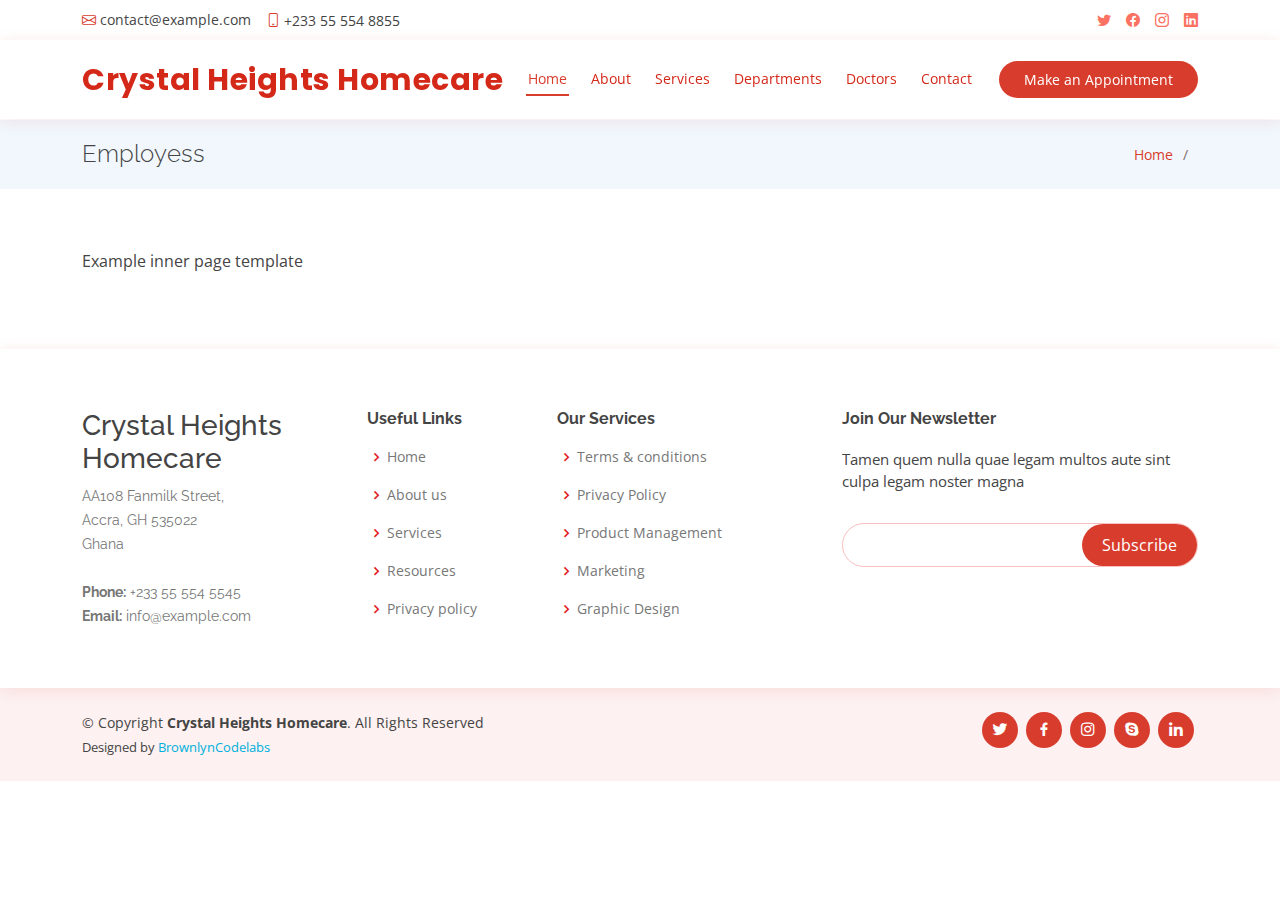
<file: employees.html>
<!DOCTYPE html>
<html lang="en">

<head>
  <meta charset="utf-8">
  <meta content="width=device-width, initial-scale=1.0" name="viewport">

  <title>Crystal Heights Homecare, LLC</title>
  <meta content="" name="description">
  <meta content="" name="keywords">

  <!-- Favicons -->
  <link href="assets/img/favicon1.png" rel="icon">
  <link href="assets/img/favicon1.png" rel="apple-touch-icon">

  <!-- Google Fonts -->
  <link href="https://fonts.googleapis.com/css?family=Open+Sans:300,300i,400,400i,600,600i,700,700i|Raleway:300,300i,400,400i,500,500i,600,600i,700,700i|Poppins:300,300i,400,400i,500,500i,600,600i,700,700i" rel="stylesheet">

  <!-- Vendor CSS Files -->
  <link href="assets/vendor/fontawesome-free/css/all.min.css" rel="stylesheet">
  <link href="assets/vendor/animate.css/animate.min.css" rel="stylesheet">
  <link href="assets/vendor/bootstrap/css/bootstrap.min.css" rel="stylesheet">
  <link href="assets/vendor/bootstrap-icons/bootstrap-icons.css" rel="stylesheet">
  <link href="assets/vendor/boxicons/css/boxicons.min.css" rel="stylesheet">
  <link href="assets/vendor/glightbox/css/glightbox.min.css" rel="stylesheet">
  <link href="assets/vendor/remixicon/remixicon.css" rel="stylesheet">
  <link href="assets/vendor/swiper/swiper-bundle.min.css" rel="stylesheet">

  <!-- Template Main CSS File -->
  <link href="assets/css/style.css" rel="stylesheet">

  <!-- =======================================================
  BrownlynCodelads
   *****
  ======================================================== -->
</head>

<body>

  <!-- ======= Top Bar ======= -->
  <div id="topbar" class="d-flex align-items-center fixed-top">
    <div class="container d-flex justify-content-between">
      <div class="contact-info d-flex align-items-center">
        <i class="bi bi-envelope"></i> <a href="mailto:contact@example.com">contact@example.com</a>
        <i class="bi bi-phone"></i> +233 55 554 8855
      </div>
      <div class="d-none d-lg-flex social-links align-items-center">
        <a href="#" class="twitter"><i class="bi bi-twitter"></i></a>
        <a href="#" class="facebook"><i class="bi bi-facebook"></i></a>
        <a href="#" class="instagram"><i class="bi bi-instagram"></i></a>
        <a href="#" class="linkedin"><i class="bi bi-linkedin"></i></i></a>
      </div>
    </div>
  </div>

  <!-- ======= Header ======= -->
  <header id="header" class="fixed-top">
    <div class="container d-flex align-items-center">

      <h1 class="logo me-auto"><a href="index.html">Crystal Heights Homecare</a></h1>
      <!-- Uncomment below if you prefer to use an image logo -->
      <!-- <a href="index.html" class="logo me-auto"><img src="assets/img/logo.png" alt="" class="img-fluid"></a>-->

      <nav id="navbar" class="navbar order-last order-lg-0">
        <ul>
          <li><a class="nav-link scrollto active" href="#hero">Home</a></li>
          <li><a class="nav-link scrollto" href="#about">About</a></li>
          <li><a class="nav-link scrollto" href="#services">Services</a></li>
          <li><a class="nav-link scrollto" href="#departments">Departments</a></li>
          <li><a class="nav-link scrollto" href="#doctors">Doctors</a></li>
          <!-- <li class="dropdown"><a href="#"><span>Drop Down</span> <i class="bi bi-chevron-down"></i></a>
            <ul>
              <li><a href="#">Drop Down 1</a></li>
              <li class="dropdown"><a href="#"><span>Deep Drop Down</span> <i class="bi bi-chevron-right"></i></a>
                <ul>
                  <li><a href="#">Deep Drop Down 1</a></li>
                  <li><a href="#">Deep Drop Down 2</a></li>
                  <li><a href="#">Deep Drop Down 3</a></li>
                  <li><a href="#">Deep Drop Down 4</a></li>
                  <li><a href="#">Deep Drop Down 5</a></li>
                </ul>
              </li>
              <li><a href="#">Drop Down 2</a></li>
              <li><a href="#">Drop Down 3</a></li>
              <li><a href="#">Drop Down 4</a></li>
            </ul> -->
          </li>
          <li><a class="nav-link scrollto" href="#contact">Contact</a></li>
        </ul>
        <i class="bi bi-list mobile-nav-toggle"></i>
      </nav><!-- .navbar -->

      <a href="#appointment" class="appointment-btn scrollto"><span class="d-none d-md-inline">Make an</span> Appointment</a>

    </div>
  </header><!-- End Header -->


  <main id="main">

    <!-- ======= Breadcrumbs Section ======= -->
    <section class="breadcrumbs">
      <div class="container">

        <div class="d-flex justify-content-between align-items-center">
          <h2>Employess</h2>
          <ol>
            <li><a href="index.html">Home</a></li>
            <li></li>
          </ol>
        </div>

      </div>
    </section><!-- End Breadcrumbs Section -->

    <section class="inner-page">
      <div class="container">
        <p>
          Example inner page template
        </p>
      </div>
    </section>

  </main><!-- End #main -->

 
  <!-- ======= Footer ======= -->
  <footer id="footer">

    <div class="footer-top">
      <div class="container">
        <div class="row">

          <div class="col-lg-3 col-md-6 footer-contact">
            <h3>Crystal Heights Homecare</h3>
            <p>
              AA108 Fanmilk Street, <br> 
              Accra, GH 535022<br>
              Ghana  <br><br>
              <strong>Phone:</strong> +233 55 554 5545<br>
              <strong>Email:</strong> info@example.com<br>
            </p>
          </div>

          <div class="col-lg-2 col-md-6 footer-links">
            <h4>Useful Links</h4>
            <ul>
              <li><i class="bx bx-chevron-right"></i> <a href="#">Home</a></li>
              <li><i class="bx bx-chevron-right"></i> <a href="#">About us</a></li>
              <li><i class="bx bx-chevron-right"></i> <a href="#">Services</a></li>
              <li><i class="bx bx-chevron-right"></i> <a href="#">Resources</a></li>
              <li><i class="bx bx-chevron-right"></i> <a href="#">Privacy policy</a></li>
            </ul>
          </div>

          <div class="col-lg-3 col-md-6 footer-links">
            <h4>Our Services</h4>
            <ul>
              <li><i class="bx bx-chevron-right"></i> <a href="termsandconditions.html">Terms & conditions</a></li>
              <li><i class="bx bx-chevron-right"></i> <a href="privacypolicy.html">Privacy Policy</a></li>
              <li><i class="bx bx-chevron-right"></i> <a href="#">Product Management</a></li>
              <li><i class="bx bx-chevron-right"></i> <a href="#">Marketing</a></li>
              <li><i class="bx bx-chevron-right"></i> <a href="#">Graphic Design</a></li>
            </ul>
          </div>

          <div class="col-lg-4 col-md-6 footer-newsletter">
            <h4>Join Our Newsletter</h4>
            <p>Tamen quem nulla quae legam multos aute sint culpa legam noster magna</p>
            <form action="" method="post">
              <input type="email" name="email"><input type="submit" value="Subscribe">
            </form>
          </div>

        </div>
      </div>
    </div>

    <div class="container d-md-flex py-4">

      <div class="me-md-auto text-center text-md-start">
        <div class="copyright">
          &copy; Copyright <strong><span>Crystal Heights Homecare</span></strong>. All Rights Reserved
        </div>
        <div class="credits">
          <!-- All the links in the footer should remain intact. -->
          <!-- You can delete the links only if you purchased the pro version. -->
          <!-- Licensing information: https://bootstrapmade.com/license/ -->
          <!-- Purchase the pro version with working PHP/AJAX contact form: https://bootstrapmade.com/medilab-free-medical-bootstrap-theme/ -->
          Designed by <a href="https://brownlyn-codelabs.github.io/#home">BrownlynCodelabs</a>
        </div>
      </div>
      <div class="social-links text-center text-md-right pt-3 pt-md-0">
        <a href="#" class="twitter"><i class="bx bxl-twitter"></i></a>
        <a href="#" class="facebook"><i class="bx bxl-facebook"></i></a>
        <a href="#" class="instagram"><i class="bx bxl-instagram"></i></a>
        <a href="#" class="google-plus"><i class="bx bxl-skype"></i></a>
        <a href="#" class="linkedin"><i class="bx bxl-linkedin"></i></a>
      </div>
    </div>
  </footer><!-- End Footer -->

  <div id="preloader"></div>
  <a href="#" class="back-to-top d-flex align-items-center justify-content-center"><i class="bi bi-arrow-up-short"></i></a>

  <!-- Vendor JS Files -->
  <script src="assets/vendor/purecounter/purecounter_vanilla.js"></script>
  <script src="assets/vendor/bootstrap/js/bootstrap.bundle.min.js"></script>
  <script src="assets/vendor/glightbox/js/glightbox.min.js"></script>
  <script src="assets/vendor/swiper/swiper-bundle.min.js"></script>
  <script src="assets/vendor/php-email-form/validate.js"></script>

  <!--  Main JS File -->
  <script src="assets/js/main.js"></script>

</body>

</html>
</file>
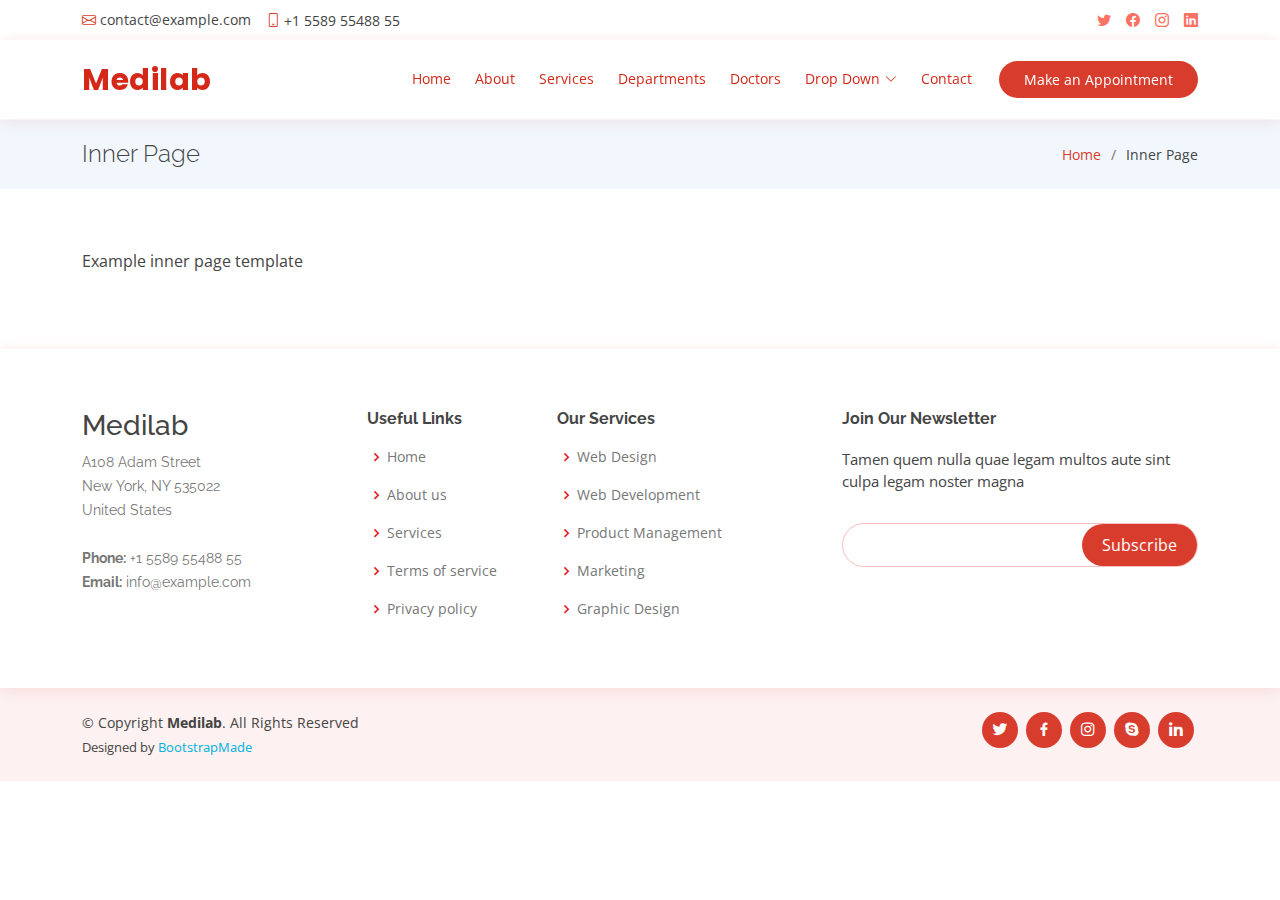
<file: inner-page.html>
<!DOCTYPE html>
<html lang="en">

<head>
  <meta charset="utf-8">
  <meta content="width=device-width, initial-scale=1.0" name="viewport">

  <title>Inner Page - Medilab Bootstrap Template</title>
  <meta content="" name="description">
  <meta content="" name="keywords">

  <!-- Favicons -->
  <link href="assets/img/favicon.png" rel="icon">
  <link href="assets/img/apple-touch-icon.png" rel="apple-touch-icon">

  <!-- Google Fonts -->
  <link href="https://fonts.googleapis.com/css?family=Open+Sans:300,300i,400,400i,600,600i,700,700i|Raleway:300,300i,400,400i,500,500i,600,600i,700,700i|Poppins:300,300i,400,400i,500,500i,600,600i,700,700i" rel="stylesheet">

  <!-- Vendor CSS Files -->
  <link href="assets/vendor/fontawesome-free/css/all.min.css" rel="stylesheet">
  <link href="assets/vendor/animate.css/animate.min.css" rel="stylesheet">
  <link href="assets/vendor/bootstrap/css/bootstrap.min.css" rel="stylesheet">
  <link href="assets/vendor/bootstrap-icons/bootstrap-icons.css" rel="stylesheet">
  <link href="assets/vendor/boxicons/css/boxicons.min.css" rel="stylesheet">
  <link href="assets/vendor/glightbox/css/glightbox.min.css" rel="stylesheet">
  <link href="assets/vendor/remixicon/remixicon.css" rel="stylesheet">
  <link href="assets/vendor/swiper/swiper-bundle.min.css" rel="stylesheet">

  <!-- Template Main CSS File -->
  <link href="assets/css/style.css" rel="stylesheet">

  <!-- =======================================================
  * Template Name: Medilab - v4.9.1
  * Template URL: https://bootstrapmade.com/medilab-free-medical-bootstrap-theme/
  * Author: BootstrapMade.com
  * License: https://bootstrapmade.com/license/
  ======================================================== -->
</head>

<body>

  <!-- ======= Top Bar ======= -->
  <div id="topbar" class="d-flex align-items-center fixed-top">
    <div class="container d-flex justify-content-between">
      <div class="contact-info d-flex align-items-center">
        <i class="bi bi-envelope"></i> <a href="mailto:contact@example.com">contact@example.com</a>
        <i class="bi bi-phone"></i> +1 5589 55488 55
      </div>
      <div class="d-none d-lg-flex social-links align-items-center">
        <a href="#" class="twitter"><i class="bi bi-twitter"></i></a>
        <a href="#" class="facebook"><i class="bi bi-facebook"></i></a>
        <a href="#" class="instagram"><i class="bi bi-instagram"></i></a>
        <a href="#" class="linkedin"><i class="bi bi-linkedin"></i></i></a>
      </div>
    </div>
  </div>

  <!-- ======= Header ======= -->
  <header id="header" class="fixed-top">
    <div class="container d-flex align-items-center">

      <h1 class="logo me-auto"><a href="index.html">Medilab</a></h1>
      <!-- Uncomment below if you prefer to use an image logo -->
      <!-- <a href="index.html" class="logo me-auto"><img src="assets/img/logo.png" alt="" class="img-fluid"></a>-->

      <nav id="navbar" class="navbar order-last order-lg-0">
        <ul>
          <li><a class="nav-link scrollto " href="#hero">Home</a></li>
          <li><a class="nav-link scrollto" href="#about">About</a></li>
          <li><a class="nav-link scrollto" href="#services">Services</a></li>
          <li><a class="nav-link scrollto" href="#departments">Departments</a></li>
          <li><a class="nav-link scrollto" href="#doctors">Doctors</a></li>
          <li class="dropdown"><a href="#"><span>Drop Down</span> <i class="bi bi-chevron-down"></i></a>
            <ul>
              <li><a href="#">Drop Down 1</a></li>
              <li class="dropdown"><a href="#"><span>Deep Drop Down</span> <i class="bi bi-chevron-right"></i></a>
                <ul>
                  <li><a href="#">Deep Drop Down 1</a></li>
                  <li><a href="#">Deep Drop Down 2</a></li>
                  <li><a href="#">Deep Drop Down 3</a></li>
                  <li><a href="#">Deep Drop Down 4</a></li>
                  <li><a href="#">Deep Drop Down 5</a></li>
                </ul>
              </li>
              <li><a href="#">Drop Down 2</a></li>
              <li><a href="#">Drop Down 3</a></li>
              <li><a href="#">Drop Down 4</a></li>
            </ul>
          </li>
          <li><a class="nav-link scrollto" href="#contact">Contact</a></li>
        </ul>
        <i class="bi bi-list mobile-nav-toggle"></i>
      </nav><!-- .navbar -->

      <a href="#appointment" class="appointment-btn scrollto"><span class="d-none d-md-inline">Make an</span> Appointment</a>

    </div>
  </header><!-- End Header -->

  <main id="main">

    <!-- ======= Breadcrumbs Section ======= -->
    <section class="breadcrumbs">
      <div class="container">

        <div class="d-flex justify-content-between align-items-center">
          <h2>Inner Page</h2>
          <ol>
            <li><a href="index.html">Home</a></li>
            <li>Inner Page</li>
          </ol>
        </div>

      </div>
    </section><!-- End Breadcrumbs Section -->

    <section class="inner-page">
      <div class="container">
        <p>
          Example inner page template
        </p>
      </div>
    </section>

  </main><!-- End #main -->

  <!-- ======= Footer ======= -->
  <footer id="footer">

    <div class="footer-top">
      <div class="container">
        <div class="row">

          <div class="col-lg-3 col-md-6 footer-contact">
            <h3>Medilab</h3>
            <p>
              A108 Adam Street <br>
              New York, NY 535022<br>
              United States <br><br>
              <strong>Phone:</strong> +1 5589 55488 55<br>
              <strong>Email:</strong> info@example.com<br>
            </p>
          </div>

          <div class="col-lg-2 col-md-6 footer-links">
            <h4>Useful Links</h4>
            <ul>
              <li><i class="bx bx-chevron-right"></i> <a href="#">Home</a></li>
              <li><i class="bx bx-chevron-right"></i> <a href="#">About us</a></li>
              <li><i class="bx bx-chevron-right"></i> <a href="#">Services</a></li>
              <li><i class="bx bx-chevron-right"></i> <a href="#">Terms of service</a></li>
              <li><i class="bx bx-chevron-right"></i> <a href="#">Privacy policy</a></li>
            </ul>
          </div>

          <div class="col-lg-3 col-md-6 footer-links">
            <h4>Our Services</h4>
            <ul>
              <li><i class="bx bx-chevron-right"></i> <a href="#">Web Design</a></li>
              <li><i class="bx bx-chevron-right"></i> <a href="#">Web Development</a></li>
              <li><i class="bx bx-chevron-right"></i> <a href="#">Product Management</a></li>
              <li><i class="bx bx-chevron-right"></i> <a href="#">Marketing</a></li>
              <li><i class="bx bx-chevron-right"></i> <a href="#">Graphic Design</a></li>
            </ul>
          </div>

          <div class="col-lg-4 col-md-6 footer-newsletter">
            <h4>Join Our Newsletter</h4>
            <p>Tamen quem nulla quae legam multos aute sint culpa legam noster magna</p>
            <form action="" method="post">
              <input type="email" name="email"><input type="submit" value="Subscribe">
            </form>
          </div>

        </div>
      </div>
    </div>

    <div class="container d-md-flex py-4">

      <div class="me-md-auto text-center text-md-start">
        <div class="copyright">
          &copy; Copyright <strong><span>Medilab</span></strong>. All Rights Reserved
        </div>
        <div class="credits">
          <!-- All the links in the footer should remain intact. -->
          <!-- You can delete the links only if you purchased the pro version. -->
          <!-- Licensing information: https://bootstrapmade.com/license/ -->
          <!-- Purchase the pro version with working PHP/AJAX contact form: https://bootstrapmade.com/medilab-free-medical-bootstrap-theme/ -->
          Designed by <a href="https://bootstrapmade.com/">BootstrapMade</a>
        </div>
      </div>
      <div class="social-links text-center text-md-right pt-3 pt-md-0">
        <a href="#" class="twitter"><i class="bx bxl-twitter"></i></a>
        <a href="#" class="facebook"><i class="bx bxl-facebook"></i></a>
        <a href="#" class="instagram"><i class="bx bxl-instagram"></i></a>
        <a href="#" class="google-plus"><i class="bx bxl-skype"></i></a>
        <a href="#" class="linkedin"><i class="bx bxl-linkedin"></i></a>
      </div>
    </div>
  </footer><!-- End Footer -->

  <div id="preloader"></div>
  <a href="#" class="back-to-top d-flex align-items-center justify-content-center"><i class="bi bi-arrow-up-short"></i></a>

  <!-- Vendor JS Files -->
  <script src="assets/vendor/purecounter/purecounter_vanilla.js"></script>
  <script src="assets/vendor/bootstrap/js/bootstrap.bundle.min.js"></script>
  <script src="assets/vendor/glightbox/js/glightbox.min.js"></script>
  <script src="assets/vendor/swiper/swiper-bundle.min.js"></script>
  <script src="assets/vendor/php-email-form/validate.js"></script>

  <!-- Template Main JS File -->
  <script src="assets/js/main.js"></script>

</body>

</html>
</file>
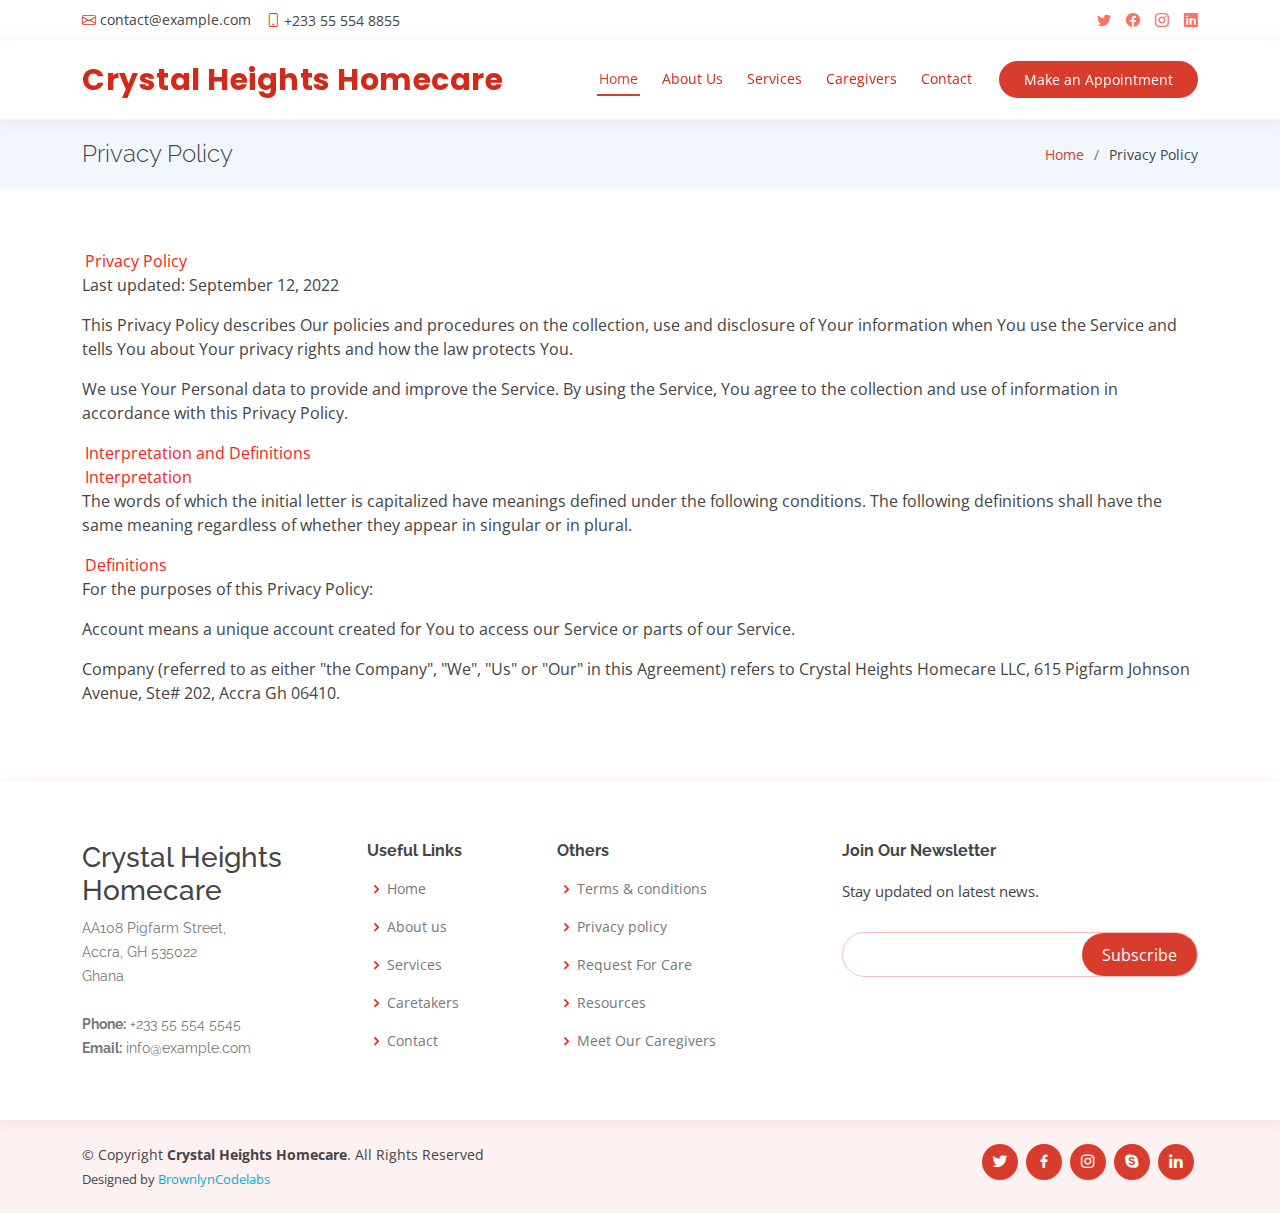
<file: privacypolicy.html>
<!DOCTYPE html>
<html lang="en">

<head>
  <meta charset="utf-8">
  <meta content="width=device-width, initial-scale=1.0" name="viewport">

  <title>Crystal Heights Homecare, LLC</title>
  <meta content="" name="description">
  <meta content="" name="keywords">

  <!-- Favicons -->
  <link href="assets/img/favicon1.png" rel="icon">
  <link href="assets/img/favicon1.png" rel="apple-touch-icon">

  <!-- Google Fonts -->
  <link href="https://fonts.googleapis.com/css?family=Open+Sans:300,300i,400,400i,600,600i,700,700i|Raleway:300,300i,400,400i,500,500i,600,600i,700,700i|Poppins:300,300i,400,400i,500,500i,600,600i,700,700i" rel="stylesheet">

  <!-- Vendor CSS Files -->
  <link href="assets/vendor/fontawesome-free/css/all.min.css" rel="stylesheet">
  <link href="assets/vendor/animate.css/animate.min.css" rel="stylesheet">
  <link href="assets/vendor/bootstrap/css/bootstrap.min.css" rel="stylesheet">
  <link href="assets/vendor/bootstrap-icons/bootstrap-icons.css" rel="stylesheet">
  <link href="assets/vendor/boxicons/css/boxicons.min.css" rel="stylesheet">
  <link href="assets/vendor/glightbox/css/glightbox.min.css" rel="stylesheet">
  <link href="assets/vendor/remixicon/remixicon.css" rel="stylesheet">
  <link href="assets/vendor/swiper/swiper-bundle.min.css" rel="stylesheet">

  <!-- Template Main CSS File -->
  <link href="assets/css/style.css" rel="stylesheet">

  <!-- =======================================================
  BrownlynCodelads
   *****
  ======================================================== -->
</head>

<body>

  <!-- ======= Top Bar ======= -->
  <div id="topbar" class="d-flex align-items-center fixed-top">
    <div class="container d-flex justify-content-between">
      <div class="contact-info d-flex align-items-center">
        <i class="bi bi-envelope"></i> <a href="mailto:contact@example.com">contact@example.com</a>
        <i class="bi bi-phone"></i> +233 55 554 8855
      </div>
      <div class="d-none d-lg-flex social-links align-items-center">
        <a href="#" class="twitter"><i class="bi bi-twitter"></i></a>
        <a href="#" class="facebook"><i class="bi bi-facebook"></i></a>
        <a href="#" class="instagram"><i class="bi bi-instagram"></i></a>
        <a href="#" class="linkedin"><i class="bi bi-linkedin"></i></i></a>
      </div>
    </div>
  </div>

  <!-- ======= Header ======= -->
  <header id="header" class="fixed-top">
    <div class="container d-flex align-items-center">

      <h1 class="logo me-auto"><a href="index.html">Crystal Heights Homecare</a></h1>
      <!-- Uncomment below if you prefer to use an image logo -->
      <!-- <a href="index.html" class="logo me-auto"><img src="assets/img/logo.png" alt="" class="img-fluid"></a>-->

      <nav id="navbar" class="navbar order-last order-lg-0">
        <ul>
          <li><a class="nav-link scrollto active" href="#hero">Home</a></li>
          <li><a class="nav-link scrollto" href="aboutus.html">About Us</a></li>
          <li><a class="nav-link scrollto" href="services.html">Services</a></li>
          <li><a class="nav-link scrollto" href="caretakers.html">Caregivers</a></li>
          <!-- <li><a class="nav-link scrollto" href="#doctors">Doctors</a></li> -->
          <!-- <li class="dropdown"><a href="#"><span>Drop Down</span> <i class="bi bi-chevron-down"></i></a>
            <ul>
              <li><a href="#">Drop Down 1</a></li>
              <li class="dropdown"><a href="#"><span>Deep Drop Down</span> <i class="bi bi-chevron-right"></i></a>
                <ul>
                  <li><a href="#">Deep Drop Down 1</a></li>
                  <li><a href="#">Deep Drop Down 2</a></li>
                  <li><a href="#">Deep Drop Down 3</a></li>
                  <li><a href="#">Deep Drop Down 4</a></li>
                  <li><a href="#">Deep Drop Down 5</a></li>
                </ul>
              </li>
              <li><a href="#">Drop Down 2</a></li>
              <li><a href="#">Drop Down 3</a></li>
              <li><a href="#">Drop Down 4</a></li>
            </ul> -->
          </li>
          <li><a class="nav-link scrollto" href="contact.html">Contact</a></li>
        </ul>
        <i class="bi bi-list mobile-nav-toggle"></i>
      </nav><!-- .navbar -->

      <a href="#appointment" class="appointment-btn scrollto"><span class="d-none d-md-inline">Make an</span> Appointment</a>

    </div>
  </header><!-- End Header -->


  <main id="main">

    <!-- ======= Breadcrumbs Section ======= -->
    <section class="breadcrumbs">
      <div class="container">

        <div class="d-flex justify-content-between align-items-center">
          <h2>Privacy Policy</h2>
          <ol>
            <li><a href="index.html">Home</a></li>
            <li>Privacy Policy</li>
          </ol>
        </div>

      </div>
    </section><!-- End Breadcrumbs Section -->

    <section class="inner-page">
      <div class="container">
        <p>
          <mark>Privacy Policy</mark><br>
          Last updated: September 12, 2022
        </p>

        <p>
          This Privacy Policy describes Our policies and procedures on the collection, use and disclosure of Your information when You use the Service and tells You about Your privacy rights and how the law protects You.
        </p>

        <p>We use Your Personal data to provide and improve the Service. By using the Service, You agree to the collection and use of information in accordance with this Privacy Policy.</p>

        <p><mark>Interpretation and Definitions</mark><br>
          <mark>Interpretation</mark><br>
          The words of which the initial letter is capitalized have meanings defined under the following conditions. The following definitions shall have the same meaning regardless of whether they appear in singular or in plural.</p>

          <p><mark>Definitions</mark><br>
            For the purposes of this Privacy Policy:</p>

          <p>Account means a unique account created for You to access our Service or parts of our Service.</p>

            <p>Company (referred to as either "the Company", "We", "Us" or "Our" in this Agreement) refers to Crystal Heights Homecare LLC, 615 Pigfarm Johnson Avenue, Ste# 202, Accra Gh 06410.</p>







      </div>
    </section>

  </main><!-- End #main -->

 
  <!-- ======= Footer ======= -->
  <footer id="footer">

    <div class="footer-top">
      <div class="container">
        <div class="row">

          <div class="col-lg-3 col-md-6 footer-contact">
            <h3>Crystal Heights Homecare</h3>
            <p>
              AA108 Pigfarm Street, <br> 
              Accra, GH 535022<br>
              Ghana  <br><br>
              <strong>Phone:</strong> +233 55 554 5545<br>
              <strong>Email:</strong> info@example.com<br>
            </p>
          </div>

          <div class="col-lg-2 col-md-6 footer-links">
            <h4>Useful Links</h4>
            <ul>
              <li><i class="bx bx-chevron-right"></i> <a href="index.html">Home</a></li>
              <li><i class="bx bx-chevron-right"></i> <a href="aboutus.html">About us</a></li>
              <li><i class="bx bx-chevron-right"></i> <a href="services.html">Services</a></li>
              <li><i class="bx bx-chevron-right"></i> <a href="caretakers.html">Caretakers</a></li>
              <li><i class="bx bx-chevron-right"></i> <a href="contact.html">Contact</a></li>
            </ul>
          </div>

          <div class="col-lg-3 col-md-6 footer-links">
            <h4>Others</h4>
            <ul>
              <li><i class="bx bx-chevron-right"></i> <a href="termsandconditions.html">Terms & conditions</a></li>
              <li><i class="bx bx-chevron-right"></i> <a href="privacypolicy.html">Privacy policy</a></li>
              <li><i class="bx bx-chevron-right"></i> <a href="requestforcare.html">Request For Care</a></li>
              <li><i class="bx bx-chevron-right"></i> <a href="resources.html">Resources</a></li>
              <li><i class="bx bx-chevron-right"></i> <a href="caregivers.html">Meet Our Caregivers</a></li>
            </ul>
          </div>

          <div class="col-lg-4 col-md-6 footer-newsletter">
            <h4>Join Our Newsletter</h4>
            <p>Stay updated on latest news.</p>
            <form action="" method="post">
              <input type="email" name="email"><input type="submit" value="Subscribe">
            </form>
          </div>

        </div>
      </div>
    </div>

    <div class="container d-md-flex py-4">

      <div class="me-md-auto text-center text-md-start">
        <div class="copyright">
          &copy; Copyright <strong><span>Crystal Heights Homecare</span></strong>. All Rights Reserved
        </div>
        <div class="credits">
          <!-- All the links in the footer should remain intact. -->
          <!-- You can delete the links only if you purchased the pro version. -->
          <!-- Licensing information: https://bootstrapmade.com/license/ -->
          <!-- Purchase the pro version with working PHP/AJAX contact form: https://bootstrapmade.com/medilab-free-medical-bootstrap-theme/ -->
          Designed by <a href="https://brownlyn-codelabs.github.io/#home">BrownlynCodelabs</a>
        </div>
      </div>
      <div class="social-links text-center text-md-right pt-3 pt-md-0">
        <a href="#" class="twitter"><i class="bx bxl-twitter"></i></a>
        <a href="#" class="facebook"><i class="bx bxl-facebook"></i></a>
        <a href="#" class="instagram"><i class="bx bxl-instagram"></i></a>
        <a href="#" class="google-plus"><i class="bx bxl-skype"></i></a>
        <a href="#" class="linkedin"><i class="bx bxl-linkedin"></i></a>
      </div>
    </div>
  </footer><!-- End Footer -->

  <div id="preloader"></div>
  <a href="#" class="back-to-top d-flex align-items-center justify-content-center"><i class="bi bi-arrow-up-short"></i></a>

  <!-- Vendor JS Files -->
  <script src="assets/vendor/purecounter/purecounter_vanilla.js"></script>
  <script src="assets/vendor/bootstrap/js/bootstrap.bundle.min.js"></script>
  <script src="assets/vendor/glightbox/js/glightbox.min.js"></script>
  <script src="assets/vendor/swiper/swiper-bundle.min.js"></script>
  <script src="assets/vendor/php-email-form/validate.js"></script>

  <!--  Main JS File -->
  <script src="assets/js/main.js"></script>

</body>

</html>
</file>
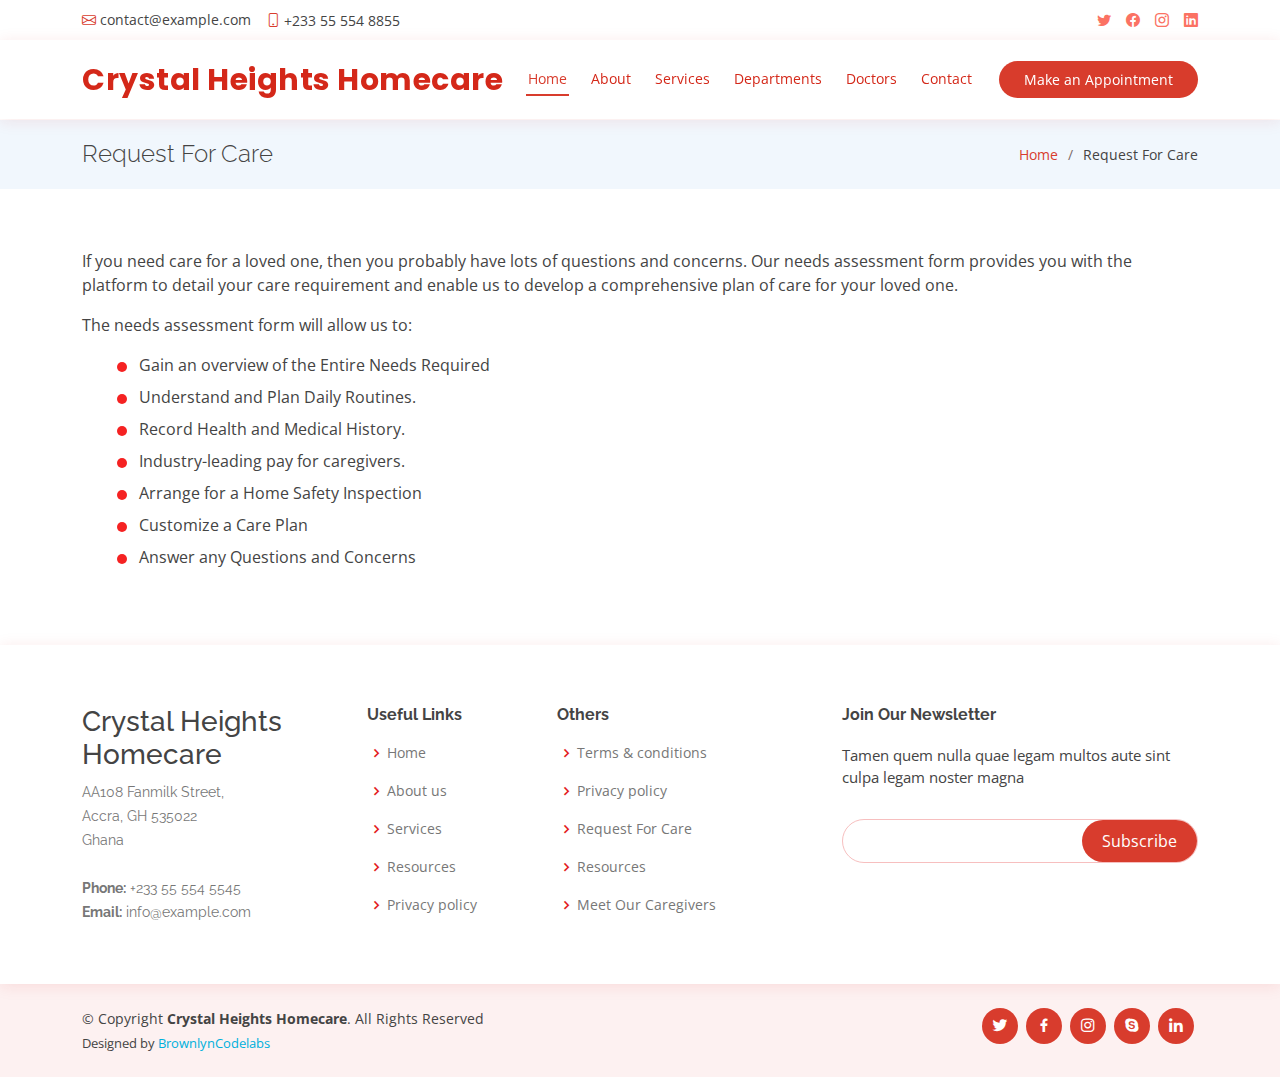
<file: requestforcare.html>
<!DOCTYPE html>
<html lang="en">

<head>
  <meta charset="utf-8">
  <meta content="width=device-width, initial-scale=1.0" name="viewport">

  <title>Crystal Heights Homecare, LLC</title>
  <meta content="" name="description">
  <meta content="" name="keywords">

  <!-- Favicons -->
  <link href="assets/img/favicon1.png" rel="icon">
  <link href="assets/img/favicon1.png" rel="apple-touch-icon">

  <!-- Google Fonts -->
  <link href="https://fonts.googleapis.com/css?family=Open+Sans:300,300i,400,400i,600,600i,700,700i|Raleway:300,300i,400,400i,500,500i,600,600i,700,700i|Poppins:300,300i,400,400i,500,500i,600,600i,700,700i" rel="stylesheet">

  <!-- Vendor CSS Files -->
  <link href="assets/vendor/fontawesome-free/css/all.min.css" rel="stylesheet">
  <link href="assets/vendor/animate.css/animate.min.css" rel="stylesheet">
  <link href="assets/vendor/bootstrap/css/bootstrap.min.css" rel="stylesheet">
  <link href="assets/vendor/bootstrap-icons/bootstrap-icons.css" rel="stylesheet">
  <link href="assets/vendor/boxicons/css/boxicons.min.css" rel="stylesheet">
  <link href="assets/vendor/glightbox/css/glightbox.min.css" rel="stylesheet">
  <link href="assets/vendor/remixicon/remixicon.css" rel="stylesheet">
  <link href="assets/vendor/swiper/swiper-bundle.min.css" rel="stylesheet">

  <!-- Template Main CSS File -->
  <link href="assets/css/style.css" rel="stylesheet">

  <!-- =======================================================
  BrownlynCodelads
   *****
  ======================================================== -->
</head>

<body>

  <!-- ======= Top Bar ======= -->
  <div id="topbar" class="d-flex align-items-center fixed-top">
    <div class="container d-flex justify-content-between">
      <div class="contact-info d-flex align-items-center">
        <i class="bi bi-envelope"></i> <a href="mailto:contact@example.com">contact@example.com</a>
        <i class="bi bi-phone"></i> +233 55 554 8855
      </div>
      <div class="d-none d-lg-flex social-links align-items-center">
        <a href="#" class="twitter"><i class="bi bi-twitter"></i></a>
        <a href="#" class="facebook"><i class="bi bi-facebook"></i></a>
        <a href="#" class="instagram"><i class="bi bi-instagram"></i></a>
        <a href="#" class="linkedin"><i class="bi bi-linkedin"></i></i></a>
      </div>
    </div>
  </div>

  <!-- ======= Header ======= -->
  <header id="header" class="fixed-top">
    <div class="container d-flex align-items-center">

      <h1 class="logo me-auto"><a href="index.html">Crystal Heights Homecare</a></h1>
      <!-- Uncomment below if you prefer to use an image logo -->
      <!-- <a href="index.html" class="logo me-auto"><img src="assets/img/logo.png" alt="" class="img-fluid"></a>-->

      <nav id="navbar" class="navbar order-last order-lg-0">
        <ul>
          <li><a class="nav-link scrollto active" href="#hero">Home</a></li>
          <li><a class="nav-link scrollto" href="aboutus.html">About</a></li>
          <li><a class="nav-link scrollto" href="#services">Services</a></li>
          <li><a class="nav-link scrollto" href="#departments">Departments</a></li>
          <li><a class="nav-link scrollto" href="#doctors">Doctors</a></li>
          <!-- <li class="dropdown"><a href="#"><span>Drop Down</span> <i class="bi bi-chevron-down"></i></a>
            <ul>
              <li><a href="#">Drop Down 1</a></li>
              <li class="dropdown"><a href="#"><span>Deep Drop Down</span> <i class="bi bi-chevron-right"></i></a>
                <ul>
                  <li><a href="#">Deep Drop Down 1</a></li>
                  <li><a href="#">Deep Drop Down 2</a></li>
                  <li><a href="#">Deep Drop Down 3</a></li>
                  <li><a href="#">Deep Drop Down 4</a></li>
                  <li><a href="#">Deep Drop Down 5</a></li>
                </ul>
              </li>
              <li><a href="#">Drop Down 2</a></li>
              <li><a href="#">Drop Down 3</a></li>
              <li><a href="#">Drop Down 4</a></li>
            </ul> -->
          </li>
          <li><a class="nav-link scrollto" href="#contact">Contact</a></li>
        </ul>
        <i class="bi bi-list mobile-nav-toggle"></i>
      </nav><!-- .navbar -->

      <a href="#appointment" class="appointment-btn scrollto"><span class="d-none d-md-inline">Make an</span> Appointment</a>

    </div>
  </header><!-- End Header -->


  <main id="main">

    <!-- ======= Breadcrumbs Section ======= -->
    <section class="breadcrumbs">
      <div class="container">

        <div class="d-flex justify-content-between align-items-center">
          <h2>Request For Care</h2>
          <ol>
            <li><a href="requestforcare.html">Home</a></li>
            <li>Request For Care</li>
          </ol>
        </div>

      </div>
    </section><!-- End Breadcrumbs Section -->

    <section class="inner-page">
      <div class="container">
        <p>
          If you need care for a loved one, then you probably have lots of questions and concerns. Our needs assessment form provides you with the platform to detail your care requirement and enable us to develop a comprehensive plan of care for your loved one.
        </p>

        <p>The needs assessment form will allow us to:</p>
        <ul class="bullet">
          <li>
            Gain an overview of the Entire Needs Required
          </li>
          <li>
            Understand and Plan Daily Routines.
          </li>
          <li>
            Record Health and Medical History.
          </li>
          <li>
            Industry-leading pay for caregivers.
          </li>
          <li>
            Arrange for a Home Safety Inspection
          </li>
          <li>
            Customize a Care Plan
          </li>
          <li>
            Answer any Questions and Concerns
          </li>
        </ul>
      </div>

      </div>
    </section>

  </main><!-- End #main -->

 
  <!-- ======= Footer ======= -->
  <footer id="footer">

    <div class="footer-top">
      <div class="container">
        <div class="row">

          <div class="col-lg-3 col-md-6 footer-contact">
            <h3>Crystal Heights Homecare</h3>
            <p>
              AA108 Fanmilk Street, <br> 
              Accra, GH 535022<br>
              Ghana  <br><br>
              <strong>Phone:</strong> +233 55 554 5545<br>
              <strong>Email:</strong> info@example.com<br>
            </p>
          </div>

          <div class="col-lg-2 col-md-6 footer-links">
            <h4>Useful Links</h4>
            <ul>
              <li><i class="bx bx-chevron-right"></i> <a href="index.html">Home</a></li>
              <li><i class="bx bx-chevron-right"></i> <a href="aboutus.html">About us</a></li>
              <li><i class="bx bx-chevron-right"></i> <a href="#services">Services</a></li>
              <li><i class="bx bx-chevron-right"></i> <a href="resources.html">Resources</a></li>
              <li><i class="bx bx-chevron-right"></i> <a href="privacypolicy.html">Privacy policy</a></li>
            </ul>
          </div>

          <div class="col-lg-3 col-md-6 footer-links">
            <h4>Others</h4>
            <ul>
              <li><i class="bx bx-chevron-right"></i> <a href="termsandconditions.html">Terms & conditions</a></li>
              <li><i class="bx bx-chevron-right"></i> <a href="privacypolicy.html">Privacy policy</a></li>
              <li><i class="bx bx-chevron-right"></i> <a href="requestforcare.html">Request For Care</a></li>
              <li><i class="bx bx-chevron-right"></i> <a href="resources.html">Resources</a></li>
              <li><i class="bx bx-chevron-right"></i> <a href="caregivers.html">Meet Our Caregivers</a></li>
            </ul>
          </div>

          <div class="col-lg-4 col-md-6 footer-newsletter">
            <h4>Join Our Newsletter</h4>
            <p>Tamen quem nulla quae legam multos aute sint culpa legam noster magna</p>
            <form action="" method="post">
              <input type="email" name="email"><input type="submit" value="Subscribe">
            </form>
          </div>

        </div>
      </div>
    </div>

    <div class="container d-md-flex py-4">

      <div class="me-md-auto text-center text-md-start">
        <div class="copyright">
          &copy; Copyright <strong><span>Crystal Heights Homecare</span></strong>. All Rights Reserved
        </div>
        <div class="credits">
          <!-- All the links in the footer should remain intact. -->
          <!-- You can delete the links only if you purchased the pro version. -->
          <!-- Licensing information: https://bootstrapmade.com/license/ -->
          <!-- Purchase the pro version with working PHP/AJAX contact form: https://bootstrapmade.com/medilab-free-medical-bootstrap-theme/ -->
          Designed by <a href="https://brownlyn-codelabs.github.io/#home">BrownlynCodelabs</a>
        </div>
      </div>
      <div class="social-links text-center text-md-right pt-3 pt-md-0">
        <a href="#" class="twitter"><i class="bx bxl-twitter"></i></a>
        <a href="#" class="facebook"><i class="bx bxl-facebook"></i></a>
        <a href="#" class="instagram"><i class="bx bxl-instagram"></i></a>
        <a href="#" class="google-plus"><i class="bx bxl-skype"></i></a>
        <a href="#" class="linkedin"><i class="bx bxl-linkedin"></i></a>
      </div>
    </div>
  </footer><!-- End Footer -->

  <div id="preloader"></div>
  <a href="#" class="back-to-top d-flex align-items-center justify-content-center"><i class="bi bi-arrow-up-short"></i></a>

  <!-- Vendor JS Files -->
  <script src="assets/vendor/purecounter/purecounter_vanilla.js"></script>
  <script src="assets/vendor/bootstrap/js/bootstrap.bundle.min.js"></script>
  <script src="assets/vendor/glightbox/js/glightbox.min.js"></script>
  <script src="assets/vendor/swiper/swiper-bundle.min.js"></script>
  <script src="assets/vendor/php-email-form/validate.js"></script>

  <!--  Main JS File -->
  <script src="assets/js/main.js"></script>

</body>

</html>
</file>
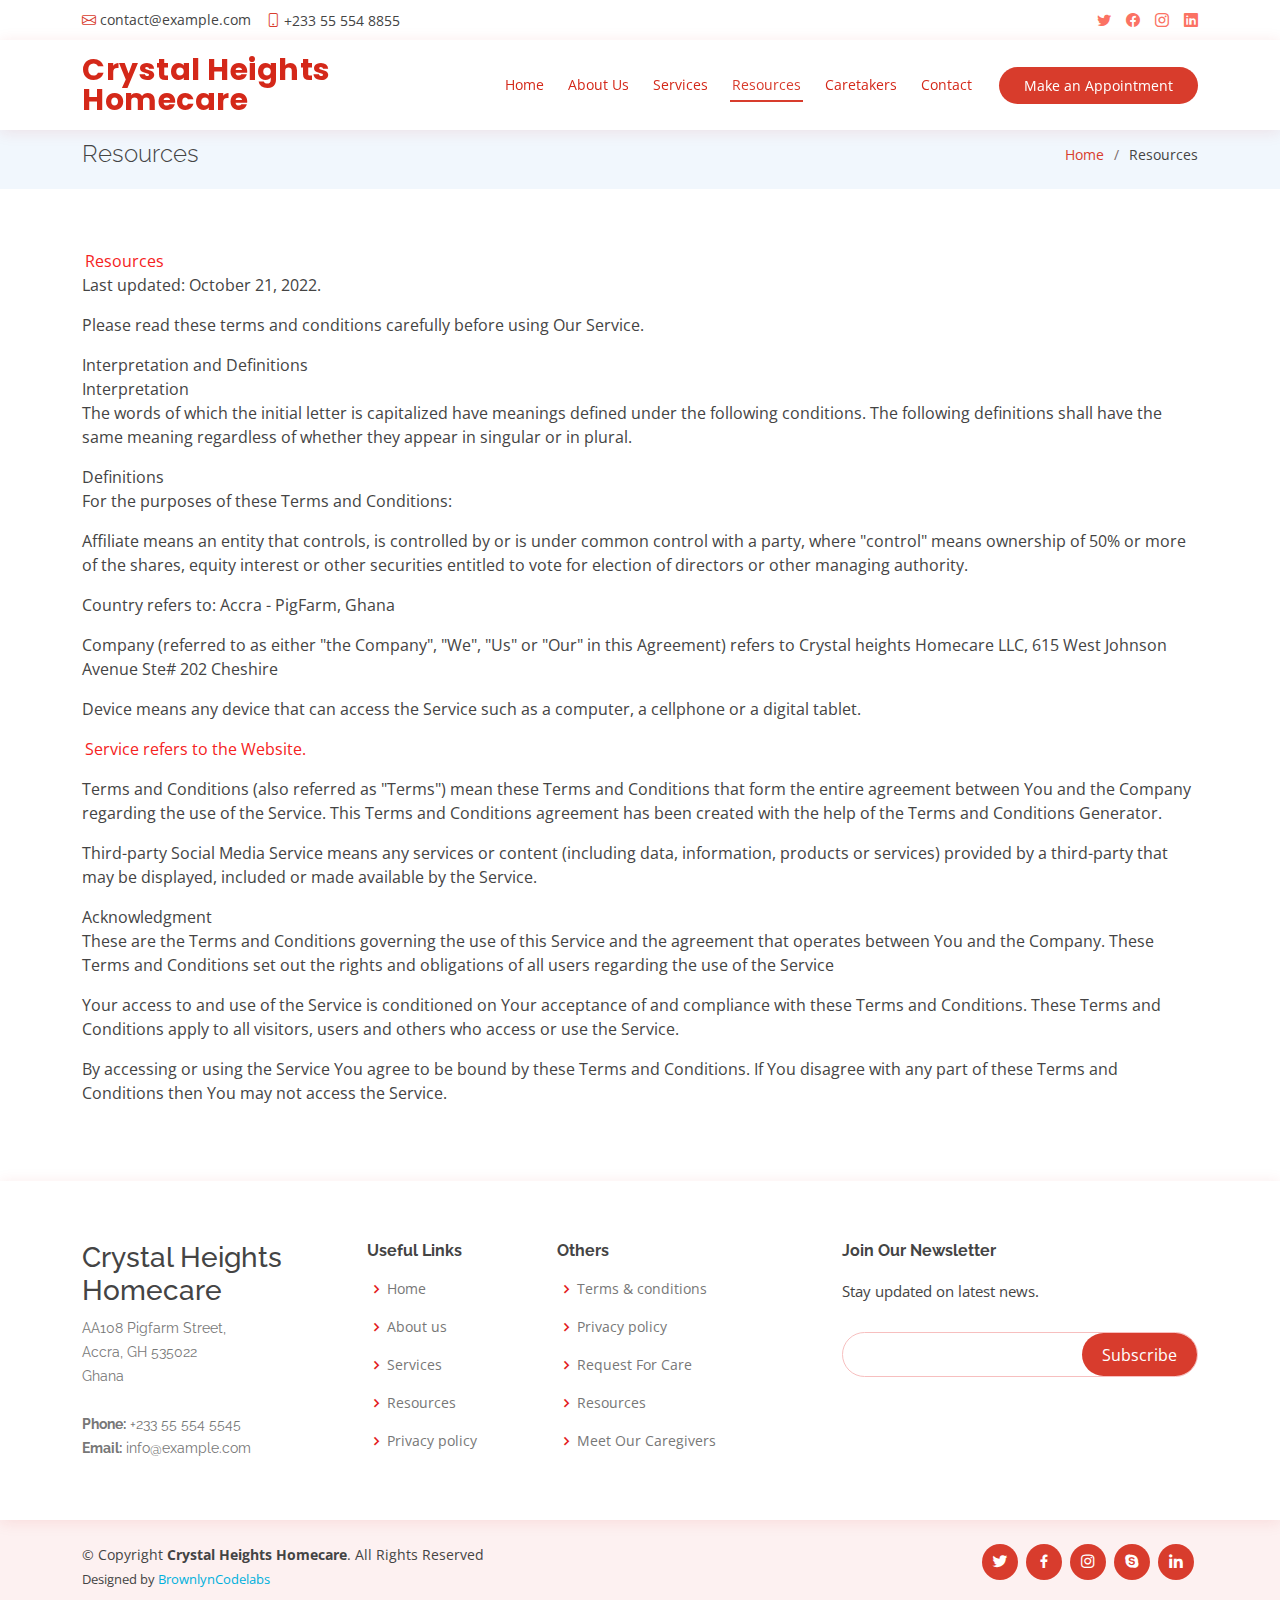
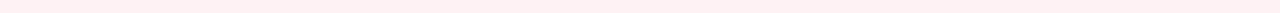
<file: resources.html>
<!DOCTYPE html>
<html lang="en">

<head>
  <meta charset="utf-8">
  <meta content="width=device-width, initial-scale=1.0" name="viewport">

  <title>Crystal Heights Homecare, LLC</title>
  <meta content="" name="description">
  <meta content="" name="keywords">

  <!-- Favicons -->
  <link href="assets/img/favicon1.png" rel="icon">
  <link href="assets/img/favicon1.png" rel="apple-touch-icon">

  <!-- Google Fonts -->
  <link href="https://fonts.googleapis.com/css?family=Open+Sans:300,300i,400,400i,600,600i,700,700i|Raleway:300,300i,400,400i,500,500i,600,600i,700,700i|Poppins:300,300i,400,400i,500,500i,600,600i,700,700i" rel="stylesheet">

  <!-- Vendor CSS Files -->
  <link href="assets/vendor/fontawesome-free/css/all.min.css" rel="stylesheet">
  <link href="assets/vendor/animate.css/animate.min.css" rel="stylesheet">
  <link href="assets/vendor/bootstrap/css/bootstrap.min.css" rel="stylesheet">
  <link href="assets/vendor/bootstrap-icons/bootstrap-icons.css" rel="stylesheet">
  <link href="assets/vendor/boxicons/css/boxicons.min.css" rel="stylesheet">
  <link href="assets/vendor/glightbox/css/glightbox.min.css" rel="stylesheet">
  <link href="assets/vendor/remixicon/remixicon.css" rel="stylesheet">
  <link href="assets/vendor/swiper/swiper-bundle.min.css" rel="stylesheet">

  <!-- Template Main CSS File -->
  <link href="assets/css/style.css" rel="stylesheet">

  <!-- =======================================================
  BrownlynCodelads
   *****
  ======================================================== -->
</head>

<body>

  <!-- ======= Top Bar ======= -->
  <div id="topbar" class="d-flex align-items-center fixed-top">
    <div class="container d-flex justify-content-between">
      <div class="contact-info d-flex align-items-center">
        <i class="bi bi-envelope"></i> <a href="mailto:contact@example.com">contact@example.com</a>
        <i class="bi bi-phone"></i> +233 55 554 8855
      </div>
      <div class="d-none d-lg-flex social-links align-items-center">
        <a href="#" class="twitter"><i class="bi bi-twitter"></i></a>
        <a href="#" class="facebook"><i class="bi bi-facebook"></i></a>
        <a href="#" class="instagram"><i class="bi bi-instagram"></i></a>
        <a href="#" class="linkedin"><i class="bi bi-linkedin"></i></i></a>
      </div>
    </div>
  </div>

  <!-- ======= Header ======= -->
  <header id="header" class="fixed-top">
    <div class="container d-flex align-items-center">

      <h1 class="logo me-auto"><a href="index.html">Crystal Heights Homecare</a></h1>
      <!-- Uncomment below if you prefer to use an image logo -->
      <!-- <a href="index.html" class="logo me-auto"><img src="assets/img/logo.png" alt="" class="img-fluid"></a>-->

      <nav id="navbar" class="navbar order-last order-lg-0">
        <ul>
          <li><a class="nav-link scrollto" href="#hero">Home</a></li>
          <li><a class="nav-link scrollto" href="aboutus.html">About Us</a></li>
          <li><a class="nav-link scrollto" href="services.html">Services</a></li>
          <li><a class="nav-link scrollto active" href="resources.html">Resources</a></li>
          <li><a class="nav-link scrollto" href="caretakers.html">Caretakers</a></li>
          <!-- <li class="dropdown"><a href="#"><span>Drop Down</span> <i class="bi bi-chevron-down"></i></a>
            <ul>
              <li><a href="#">Drop Down 1</a></li>
              <li class="dropdown"><a href="#"><span>Deep Drop Down</span> <i class="bi bi-chevron-right"></i></a>
                <ul>
                  <li><a href="#">Deep Drop Down 1</a></li>
                  <li><a href="#">Deep Drop Down 2</a></li>
                  <li><a href="#">Deep Drop Down 3</a></li>
                  <li><a href="#">Deep Drop Down 4</a></li>
                  <li><a href="#">Deep Drop Down 5</a></li>
                </ul>
              </li>
              <li><a href="#">Drop Down 2</a></li>
              <li><a href="#">Drop Down 3</a></li>
              <li><a href="#">Drop Down 4</a></li>
            </ul> -->
          </li>
          <li><a class="nav-link scrollto" href="contact.html">Contact</a></li>
        </ul>
        <i class="bi bi-list mobile-nav-toggle"></i>
      </nav><!-- .navbar -->

      <a href="#appointment" class="appointment-btn scrollto"><span class="d-none d-md-inline">Make an</span> Appointment</a>

    </div>
  </header><!-- End Header -->


  <main id="main">

    <!-- ======= Breadcrumbs Section ======= -->
    <section class="breadcrumbs">
      <div class="container">

        <div class="d-flex justify-content-between align-items-center">
          <h2>Resources</h2>
          <ol>
            <li><a href="index.html">Home</a></li>
            <li>Resources</li>
          </ol>
        </div>

      </div>
    </section><!-- End Breadcrumbs Section -->

    <section class="inner-page">
      <div class="container">
        <p>
            <mark>Resources</mark> <br>
            Last updated: October 21, 2022.
        </p>

        <p>Please read these terms and conditions carefully before using Our Service.</p>
        <p>Interpretation and Definitions <br>
            Interpretation <br>
            The words of which the initial letter is capitalized have meanings defined under the following conditions. The following definitions shall have the same meaning regardless of whether they appear in singular or in plural.
        </p>
        
        <p>Definitions <br>
           For the purposes of these Terms and Conditions:
        </p>
        <p>Affiliate means an entity that controls, is controlled by or is under common control with a party, where "control" means ownership of 50% or more of the shares, equity interest or other securities entitled to vote for election of directors or other managing authority.</p>
        <p>Country refers to: Accra - PigFarm, Ghana</p>

        <p>Company (referred to as either "the Company", "We", "Us" or "Our" in this Agreement) refers to Crystal heights Homecare LLC, 615 West Johnson Avenue Ste# 202 Cheshire</p>
        <p>Device means any device that can access the Service such as a computer, a cellphone or a digital tablet.</p>

        <p><mark>Service refers to the Website.</mark></p>
        <p>Terms and Conditions (also referred as "Terms") mean these Terms and Conditions that form the entire agreement between You and the Company regarding the use of the Service. This Terms and Conditions agreement has been created with the help of the <a>Terms and Conditions Generator</a>.</p>
        <p>Third-party Social Media Service means any services or content (including data, information, products or services) provided by a third-party that may be displayed, included or made available by the Service.</p>
        <p>Acknowledgment<br>
            These are the Terms and Conditions governing the use of this Service and the agreement that operates between You and the Company. These Terms and Conditions set out the rights and obligations of all users regarding the use of the Service</p>
            <p>Your access to and use of the Service is conditioned on Your acceptance of and compliance with these Terms and Conditions. These Terms and Conditions apply to all visitors, users and others who access or use the Service.</p>

            <p>By accessing or using the Service You agree to be bound by these Terms and Conditions. If You disagree with any part of these Terms and Conditions then You may not access the Service.</p>
      </div>
    </section>

  </main><!-- End #main -->

 
  <!-- ======= Footer ======= -->
  <footer id="footer">

    <div class="footer-top">
      <div class="container">
        <div class="row">

          <div class="col-lg-3 col-md-6 footer-contact">
            <h3>Crystal Heights Homecare</h3>
            <p>
              AA108 Pigfarm Street, <br> 
              Accra, GH 535022<br>
              Ghana  <br><br>
              <strong>Phone:</strong> +233 55 554 5545<br>
              <strong>Email:</strong> info@example.com<br>
            </p>
          </div>

          <div class="col-lg-2 col-md-6 footer-links">
            <h4>Useful Links</h4>
            <ul>
              <li><i class="bx bx-chevron-right"></i> <a href="index.html">Home</a></li>
              <li><i class="bx bx-chevron-right"></i> <a href="aboutus.html">About us</a></li>
              <li><i class="bx bx-chevron-right"></i> <a href="services.html">Services</a></li>
              <li><i class="bx bx-chevron-right"></i> <a href="caretakers.html">Resources</a></li>
              <li><i class="bx bx-chevron-right"></i> <a href="contact.html">Privacy policy</a></li>
            </ul>
          </div>

          <div class="col-lg-3 col-md-6 footer-links">
            <h4>Others</h4>
            <ul>
                <li><i class="bx bx-chevron-right"></i> <a href="termsandconditions.html">Terms & conditions</a></li>
                <li><i class="bx bx-chevron-right"></i> <a href="privacypolicy.html">Privacy policy</a></li>
                <li><i class="bx bx-chevron-right"></i> <a href="requestforcare.html">Request For Care</a></li>
                <li><i class="bx bx-chevron-right"></i> <a href="resources.html">Resources</a></li>
                <li><i class="bx bx-chevron-right"></i> <a href="caregivers.html">Meet Our Caregivers</a></li>
            </ul>
          </div>

          <div class="col-lg-4 col-md-6 footer-newsletter">
            <h4>Join Our Newsletter</h4>
            <p>Stay updated on latest news.</p>
            <form action="" method="post">
              <input type="email" name="email"><input type="submit" value="Subscribe">
            </form>
          </div>

        </div>
      </div>
    </div>

    <div class="container d-md-flex py-4">

      <div class="me-md-auto text-center text-md-start">
        <div class="copyright">
          &copy; Copyright <strong><span>Crystal Heights Homecare</span></strong>. All Rights Reserved
        </div>
        <div class="credits">
          <!-- All the links in the footer should remain intact. -->
          <!-- You can delete the links only if you purchased the pro version. -->
          <!-- Licensing information: https://bootstrapmade.com/license/ -->
          <!-- Purchase the pro version with working PHP/AJAX contact form: https://bootstrapmade.com/medilab-free-medical-bootstrap-theme/ -->
          Designed by <a href="https://brownlyn-codelabs.github.io/#home">BrownlynCodelabs</a>
        </div>
      </div>
      <div class="social-links text-center text-md-right pt-3 pt-md-0">
        <a href="#" class="twitter"><i class="bx bxl-twitter"></i></a>
        <a href="#" class="facebook"><i class="bx bxl-facebook"></i></a>
        <a href="#" class="instagram"><i class="bx bxl-instagram"></i></a>
        <a href="#" class="google-plus"><i class="bx bxl-skype"></i></a>
        <a href="#" class="linkedin"><i class="bx bxl-linkedin"></i></a>
      </div>
    </div>
  </footer><!-- End Footer -->

  <div id="preloader"></div>
  <a href="#" class="back-to-top d-flex align-items-center justify-content-center"><i class="bi bi-arrow-up-short"></i></a>

  <!-- Vendor JS Files -->
  <script src="assets/vendor/purecounter/purecounter_vanilla.js"></script>
  <script src="assets/vendor/bootstrap/js/bootstrap.bundle.min.js"></script>
  <script src="assets/vendor/glightbox/js/glightbox.min.js"></script>
  <script src="assets/vendor/swiper/swiper-bundle.min.js"></script>
  <script src="assets/vendor/php-email-form/validate.js"></script>

  <!--  Main JS File -->
  <script src="assets/js/main.js"></script>

</body>

</html>
</file>
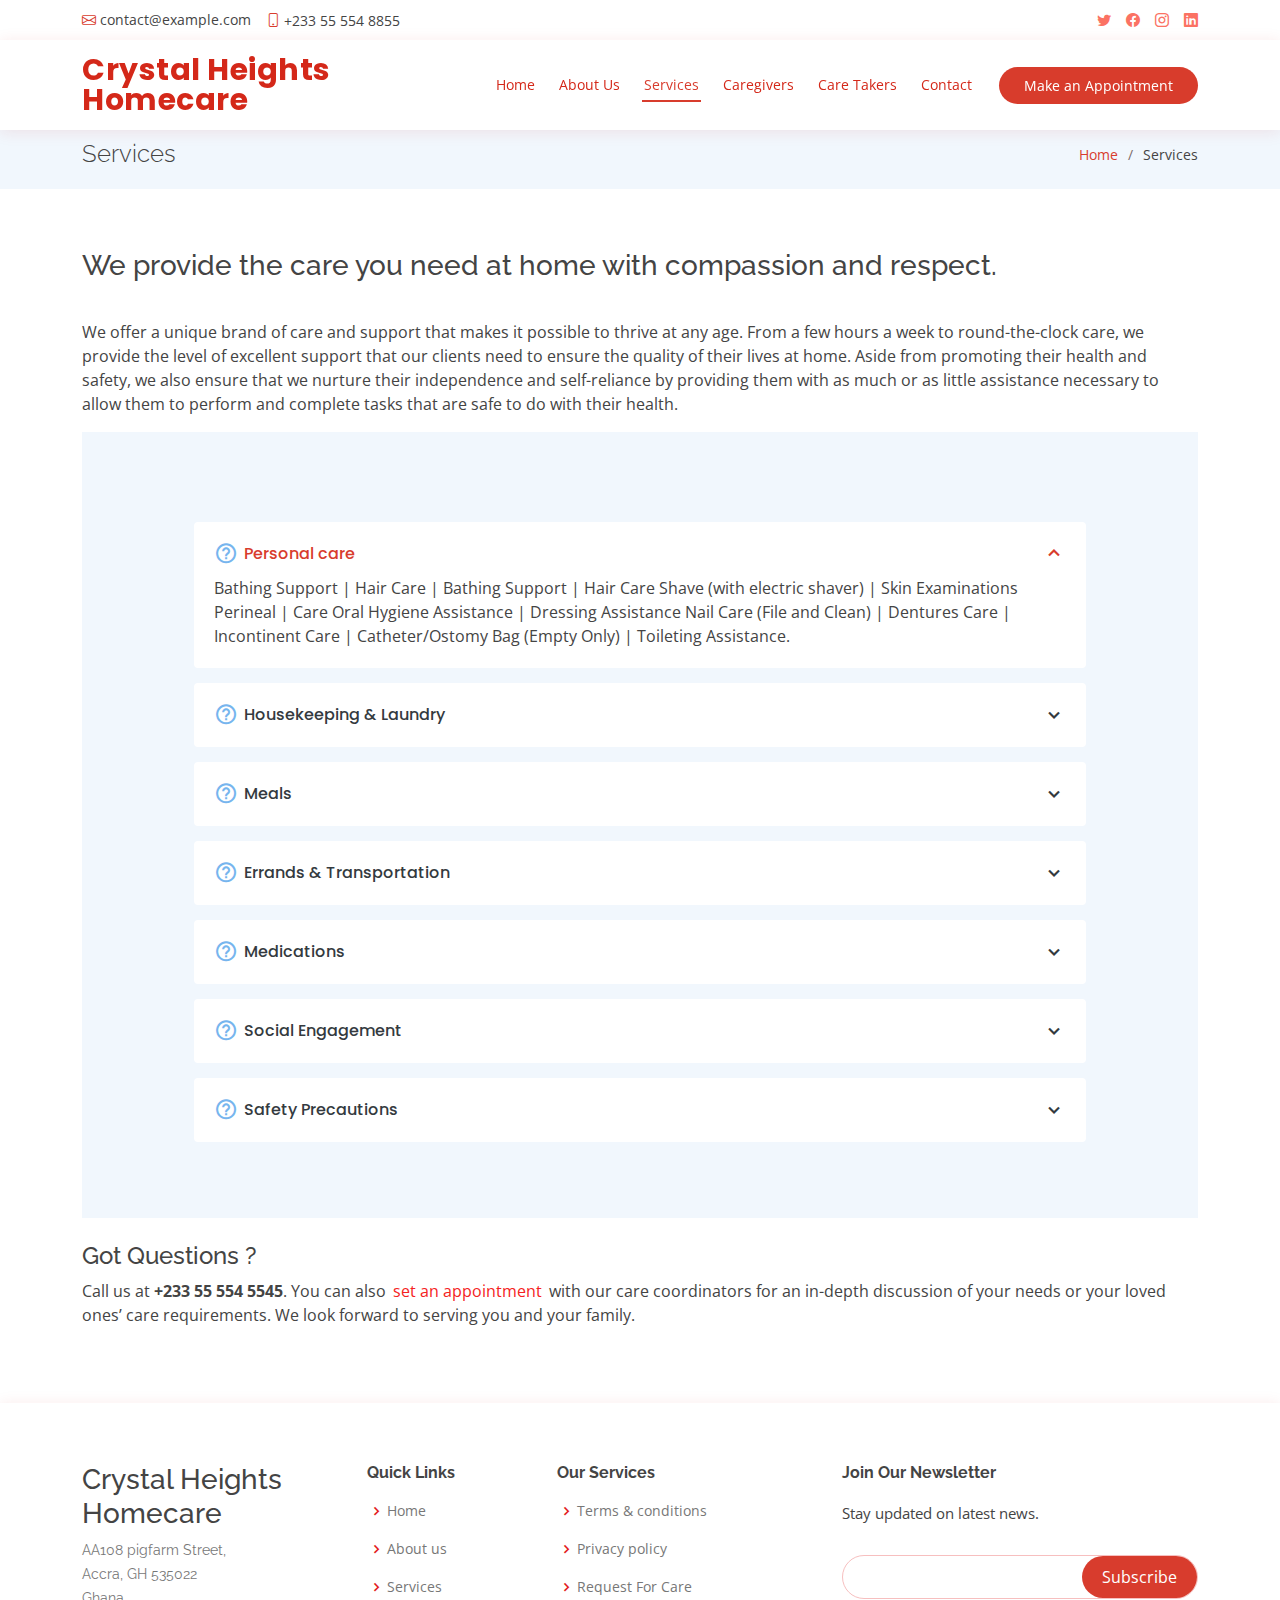
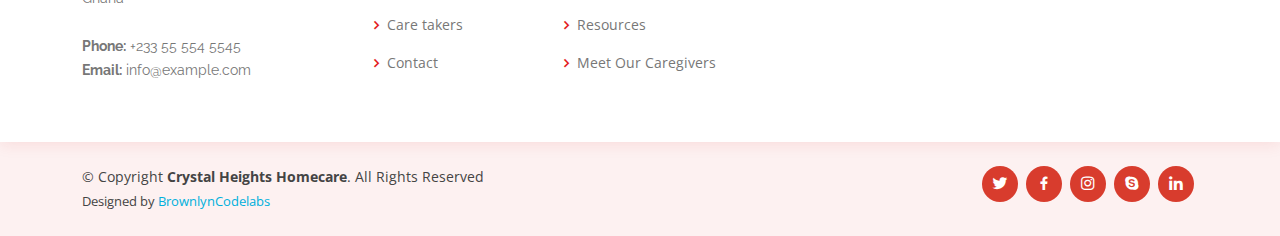
<file: services.html>
<!DOCTYPE html>
<html lang="en">

<head>
  <meta charset="utf-8">
  <meta content="width=device-width, initial-scale=1.0" name="viewport">

  <title>Crystal Heights Homecare, LLC</title>
  <meta content="" name="description">
  <meta content="" name="keywords">

  <!-- Favicons -->
  <link href="assets/img/favicon1.png" rel="icon">
  <link href="assets/img/favicon1.png" rel="apple-touch-icon">

  <!-- Google Fonts -->
  <link href="https://fonts.googleapis.com/css?family=Open+Sans:300,300i,400,400i,600,600i,700,700i|Raleway:300,300i,400,400i,500,500i,600,600i,700,700i|Poppins:300,300i,400,400i,500,500i,600,600i,700,700i" rel="stylesheet">

  <!-- Vendor CSS Files -->
  <link href="assets/vendor/fontawesome-free/css/all.min.css" rel="stylesheet">
  <link href="assets/vendor/animate.css/animate.min.css" rel="stylesheet">
  <link href="assets/vendor/bootstrap/css/bootstrap.min.css" rel="stylesheet">
  <link href="assets/vendor/bootstrap-icons/bootstrap-icons.css" rel="stylesheet">
  <link href="assets/vendor/boxicons/css/boxicons.min.css" rel="stylesheet">
  <link href="assets/vendor/glightbox/css/glightbox.min.css" rel="stylesheet">
  <link href="assets/vendor/remixicon/remixicon.css" rel="stylesheet">
  <link href="assets/vendor/swiper/swiper-bundle.min.css" rel="stylesheet">

  <!-- Template Main CSS File -->
  <link href="assets/css/style.css" rel="stylesheet">

  <!-- =======================================================
  BrownlynCodelads
   *****
  ======================================================== -->
</head>

<body>

  <!-- ======= Top Bar ======= -->
  <div id="topbar" class="d-flex align-items-center fixed-top">
    <div class="container d-flex justify-content-between">
      <div class="contact-info d-flex align-items-center">
        <i class="bi bi-envelope"></i> <a href="mailto:contact@example.com">contact@example.com</a>
        <i class="bi bi-phone"></i> +233 55 554 8855
      </div>
      <div class="d-none d-lg-flex social-links align-items-center">
        <a href="#" class="twitter"><i class="bi bi-twitter"></i></a>
        <a href="#" class="facebook"><i class="bi bi-facebook"></i></a>
        <a href="#" class="instagram"><i class="bi bi-instagram"></i></a>
        <a href="#" class="linkedin"><i class="bi bi-linkedin"></i></i></a>
      </div>
    </div>
  </div>

  <!-- ======= Header ======= -->
  <header id="header" class="fixed-top">
    <div class="container d-flex align-items-center">

      <h1 class="logo me-auto"><a href="index.html">Crystal Heights Homecare</a></h1>
      <!-- Uncomment below if you prefer to use an image logo -->
      <!-- <a href="index.html" class="logo me-auto"><img src="assets/img/logo.png" alt="" class="img-fluid"></a>-->

      <nav id="navbar" class="navbar order-last order-lg-0">
        <ul>
          <li><a class="nav-link scrollto" href="index.html">Home</a></li>
          <li><a class="nav-link scrollto" href="aboutus.html">About Us</a></li>
          <li><a class="nav-link scrollto active" href="services.html">Services</a></li>
          <li><a class="nav-link scrollto" href="caregivers.html">Caregivers</a></li>
          <li><a class="nav-link scrollto" href="#caretakers">Care Takers</a></li>
          <!-- <li class="dropdown"><a href="#"><span>Drop Down</span> <i class="bi bi-chevron-down"></i></a>
            <ul>
              <li><a href="#">Drop Down 1</a></li>
              <li class="dropdown"><a href="#"><span>Deep Drop Down</span> <i class="bi bi-chevron-right"></i></a>
                <ul>
                  <li><a href="#">Deep Drop Down 1</a></li>
                  <li><a href="#">Deep Drop Down 2</a></li>
                  <li><a href="#">Deep Drop Down 3</a></li>
                  <li><a href="#">Deep Drop Down 4</a></li>
                  <li><a href="#">Deep Drop Down 5</a></li>
                </ul>
              </li>
              <li><a href="#">Drop Down 2</a></li>
              <li><a href="#">Drop Down 3</a></li>
              <li><a href="#">Drop Down 4</a></li>
            </ul> -->
          </li>
          <li><a class="nav-link scrollto" href="#contact">Contact</a></li>
        </ul>
        <i class="bi bi-list mobile-nav-toggle"></i>
      </nav><!-- .navbar -->

      <a href="#appointment" class="appointment-btn scrollto"><span class="d-none d-md-inline">Make an</span> Appointment</a>

    </div>
  </header><!-- End Header -->


  <main id="main">

    <!-- ======= Breadcrumbs Section ======= -->
    <section class="breadcrumbs">
      <div class="container">

        <div class="d-flex justify-content-between align-items-center">
          <h2>Services</h2>
          <ol>
            <li><a href="index.html">Home</a></li>
            <li>Services</li>
          </ol>
        </div>

      </div>
    </section><!-- End Breadcrumbs Section -->

    <section class="inner-page">
      <div class="container">
        <h3>
            We provide the care you need at home with compassion and respect.                           
        </h3>
          <div class="about_main_text">

        <p>
            We offer a unique brand of care and support that makes it possible to thrive at any age. From a few hours a week to round-the-clock care,
            we provide the level of excellent support that our clients need to ensure the quality of their lives at home. Aside from promoting their health and safety,
             we also ensure that we nurture their independence and self-reliance by providing them with as much or as little assistance necessary to allow them to perform and complete tasks that are safe to do with their health.</p>


 <!-- ======= Services ======= -->
 <section id="faq" class="faq section-bg">
    <div class="container">

      <div class="section-title">
      </div>

      <div class="faq-list">
        <ul>
          <li data-aos="fade-up">
            <i class="bx bx-help-circle icon-help"></i> <a data-bs-toggle="collapse" class="collapse" data-bs-target="#faq-list-1"> Personal care<i class="bx bx-chevron-down icon-show"></i><i class="bx bx-chevron-up icon-close"></i></a>
            <div id="faq-list-1" class="collapse show" data-bs-parent=".faq-list">
              <p>
                Bathing Support | Hair Care | Bathing Support | Hair Care Shave (with electric shaver) | Skin Examinations Perineal | Care Oral Hygiene Assistance | Dressing Assistance Nail Care (File and Clean) | Dentures Care | Incontinent Care | Catheter/Ostomy Bag (Empty Only) | Toileting Assistance.
              </p>
            </div>
          </li>

          <li data-aos="fade-up" data-aos-delay="100">
            <i class="bx bx-help-circle icon-help"></i> <a data-bs-toggle="collapse" data-bs-target="#faq-list-2" class="collapsed"> Housekeeping & Laundry <i class="bx bx-chevron-down icon-show"></i><i class="bx bx-chevron-up icon-close"></i></a>
            <div id="faq-list-2" class="collapse" data-bs-parent=".faq-list">
              <p>
                Clearing Clutter & Trip Hazards Organizing | Household Items Vacuuming & Dusting | Changing Bed Linens | Mopping Floors | Cleaning Out Refrigerator | Watering Plants | Cleaning Glass Surfaces | Cleaning Tubs | Toilets and Showers Cleaning
              </p>
            </div>
          </li>

          <li data-aos="fade-up" data-aos-delay="200">
            <i class="bx bx-help-circle icon-help"></i> <a data-bs-toggle="collapse" data-bs-target="#faq-list-3" class="collapsed">Meals<i class="bx bx-chevron-down icon-show"></i><i class="bx bx-chevron-up icon-close"></i></a>
            <div id="faq-list-3" class="collapse" data-bs-parent=".faq-list">
              <p>
                Menu Planning | Incorporating Food Preferences & Dietary Restrictions | Meal Preparation
              </p>
            </div>
          </li>

          <li data-aos="fade-up" data-aos-delay="300">
            <i class="bx bx-help-circle icon-help"></i> <a data-bs-toggle="collapse" data-bs-target="#faq-list-4" class="collapsed"> Errands & Transportation <i class="bx bx-chevron-down icon-show"></i><i class="bx bx-chevron-up icon-close"></i></a>
            <div id="faq-list-4" class="collapse" data-bs-parent=".faq-list">
              <p>
                Grocery Shopping | Physician’s Appointments | Pick Up Prescriptions | Social Trips
              </p>
            </div>
          </li>

          <li data-aos="fade-up" data-aos-delay="400">
            <i class="bx bx-help-circle icon-help"></i> <a data-bs-toggle="collapse" data-bs-target="#faq-list-5" class="collapsed"> Medications <i class="bx bx-chevron-down icon-show"></i><i class="bx bx-chevron-up icon-close"></i></a>
            <div id="faq-list-5" class="collapse" data-bs-parent=".faq-list">
              <p>
                Medication Prompts | Convey Adherence & Side Effects of Medications | Adherence to Time of Day, Dietary Considerations, and Activity Scheduling | Remote Care Technology Medication Dispensers
              </p>
            </div>
          </li>

          <li data-aos="fade-up" data-aos-delay="500">
            <i class="bx bx-help-circle icon-help"></i> <a data-bs-toggle="collapse" data-bs-target="#faq-list-6" class="collapsed"> Social Engagement<i class="bx bx-chevron-down icon-show"></i><i class="bx bx-chevron-up icon-close"></i></a>
            <div id="faq-list-6" class="collapse" data-bs-parent=".faq-list">
              <p>
                Daily Cognitive Exercises | Cards & Board Games | Arts & Crafts | Therapeutic Environmental Setup | Story Sharing & Reminiscing | Music & Movies | Outings & Social Activities with Friends and Family | Assistance with Attending Religious Services
              </p>
            </div>
          </li>

          <li data-aos="fade-up" data-aos-delay="600">
            <i class="bx bx-help-circle icon-help"></i> <a data-bs-toggle="collapse" data-bs-target="#faq-list-7" class="collapsed"> Safety Precautions<i class="bx bx-chevron-down icon-show"></i><i class="bx bx-chevron-up icon-close"></i></a>
            <div id="faq-list-7" class="collapse" data-bs-parent=".faq-list">
              <p>
                Full House Safety Evaluation | Fall Risk Evaluation | Fall prevention and sitter services | Wandering Prevention | Ambulation Assistance | Transfer Assistance (Bed, Car, Chair) | Assistive Devices | Bed-Bound Repositioning | Remote Care Technology & Safety Alert Systems
              </p>
            </div>
          </li>

        </ul>
      </div>

    </div>
  </section>
  
  <br>
  <!-- End Frequently Asked Questions Section -->
               

                <h4>Got Questions ?</h4>
                <p>Call us at <strong>+233 55 554 5545</strong>. You can also <mark><a href=""></a>set an appointment</mark> with our care coordinators for an in-depth discussion of your needs or your loved ones’ care 
                requirements. We look forward to serving you and your family.</p>

      </div>
      </div>
    </section>

  </main><!-- End #main -->

 
  <!-- ======= Footer ======= -->
  <footer id="footer">

    <div class="footer-top">
      <div class="container">
        <div class="row">

          <div class="col-lg-3 col-md-6 footer-contact">
            <h3>Crystal Heights Homecare</h3>
            <p>
              AA108 pigfarm Street, <br> 
              Accra, GH 535022<br>
              Ghana  <br><br>
              <strong>Phone:</strong> +233 55 554 5545<br>
              <strong>Email:</strong> info@example.com<br>
            </p>
          </div>

          <div class="col-lg-2 col-md-6 footer-links">
            <h4>Quick Links</h4>
            <ul>
              <li><i class="bx bx-chevron-right"></i> <a href="index.html">Home</a></li>
              <li><i class="bx bx-chevron-right"></i> <a href="aboutus.html">About us</a></li>
              <li><i class="bx bx-chevron-right"></i> <a href="services.html">Services</a></li>
              <li><i class="bx bx-chevron-right"></i> <a href="caretakers.html"> Care takers</a></li>
              <li><i class="bx bx-chevron-right"></i> <a href="contact.html"> Contact</a></li>
            </ul>
          </div>

          <div class="col-lg-3 col-md-6 footer-links">
            <h4>Our Services</h4>
            <ul>
              <li><i class="bx bx-chevron-right"></i> <a href="termsandconditions.html">Terms & conditions</a></li>
              <li><i class="bx bx-chevron-right"></i> <a href="privacypolicy.html">Privacy policy</a></li>
              <li><i class="bx bx-chevron-right"></i> <a href="requestforcare.html">Request For Care</a></li>
              <li><i class="bx bx-chevron-right"></i> <a href="resources.html">Resources</a></li>
              <li><i class="bx bx-chevron-right"></i> <a href="caregivers.html">Meet Our Caregivers</a></li>
            </ul>
          </div>

          <div class="col-lg-4 col-md-6 footer-newsletter">
            <h4>Join Our Newsletter</h4>
            <p>Stay updated on latest news.</p>
            <form action="" method="post">
              <input type="email" name="email"><input type="submit" value="Subscribe">
            </form>
          </div>

        </div>
      </div>
    </div>

    <div class="container d-md-flex py-4">

      <div class="me-md-auto text-center text-md-start">
        <div class="copyright">
          &copy; Copyright <strong><span>Crystal Heights Homecare</span></strong>. All Rights Reserved
        </div>
        <div class="credits">
          <!-- All the links in the footer should remain intact. -->
          <!-- You can delete the links only if you purchased the pro version. -->
          <!-- Licensing information: https://bootstrapmade.com/license/ -->
          <!-- Purchase the pro version with working PHP/AJAX contact form: https://bootstrapmade.com/medilab-free-medical-bootstrap-theme/ -->
          Designed by <a href="https://brownlyn-codelabs.github.io/#home">BrownlynCodelabs</a>
        </div>
      </div>
      <div class="social-links text-center text-md-right pt-3 pt-md-0">
        <a href="#" class="twitter"><i class="bx bxl-twitter"></i></a>
        <a href="#" class="facebook"><i class="bx bxl-facebook"></i></a>
        <a href="#" class="instagram"><i class="bx bxl-instagram"></i></a>
        <a href="#" class="google-plus"><i class="bx bxl-skype"></i></a>
        <a href="#" class="linkedin"><i class="bx bxl-linkedin"></i></a>
      </div>
    </div>
  </footer><!-- End Footer -->

  <div id="preloader"></div>
  <a href="#" class="back-to-top d-flex align-items-center justify-content-center"><i class="bi bi-arrow-up-short"></i></a>

  <!-- Vendor JS Files -->
  <script src="assets/vendor/purecounter/purecounter_vanilla.js"></script>
  <script src="assets/vendor/bootstrap/js/bootstrap.bundle.min.js"></script>
  <script src="assets/vendor/glightbox/js/glightbox.min.js"></script>
  <script src="assets/vendor/swiper/swiper-bundle.min.js"></script>
  <script src="assets/vendor/php-email-form/validate.js"></script>

  <!--  Main JS File -->
  <script src="assets/js/main.js"></script>

</body>

</html>
</file>
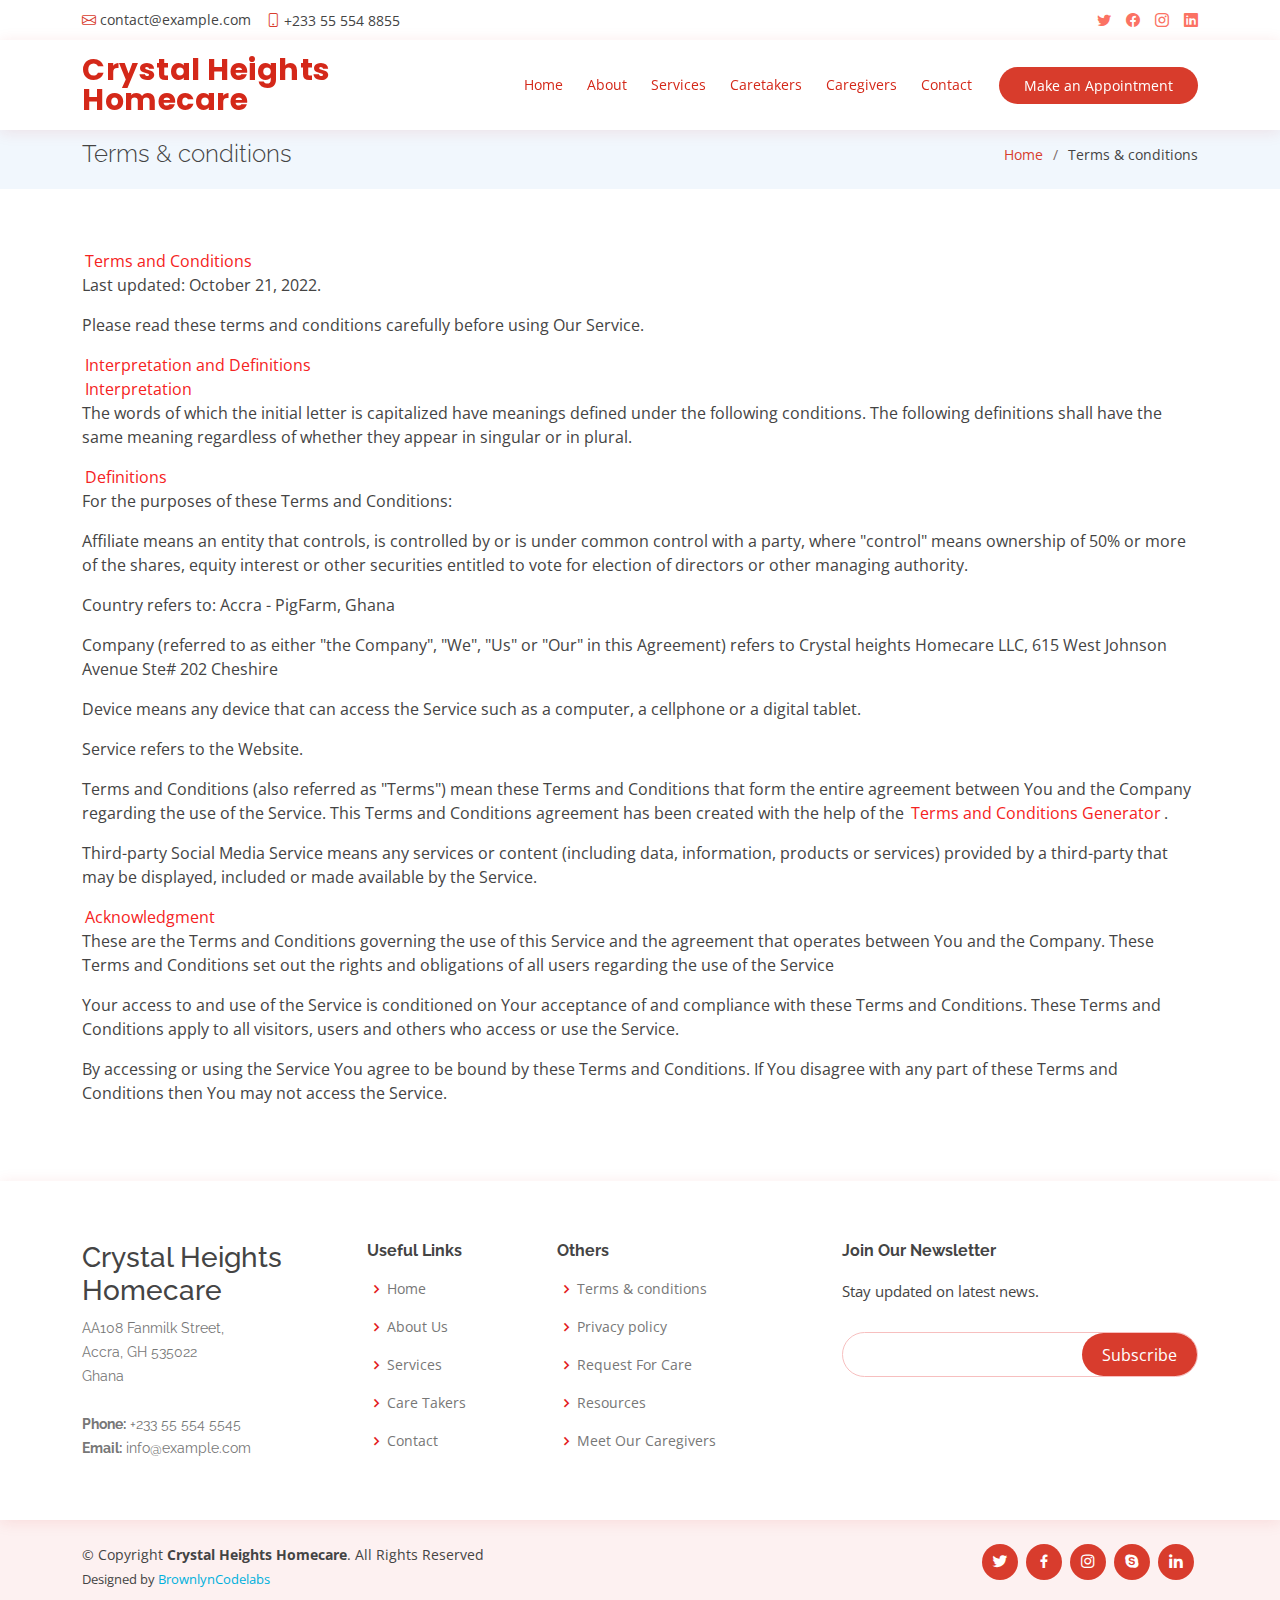
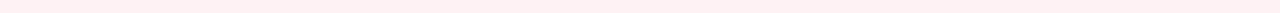
<file: termsandconditions.html>
<!DOCTYPE html>
<html lang="en">

<head>
  <meta charset="utf-8">
  <meta content="width=device-width, initial-scale=1.0" name="viewport">

  <title>Crystal Heights Homecare, LLC</title>
  <meta content="" name="description">
  <meta content="" name="keywords">

  <!-- Favicons -->
  <link href="assets/img/favicon1.png" rel="icon">
  <link href="assets/img/favicon1.png" rel="apple-touch-icon">

  <!-- Google Fonts -->
  <link href="https://fonts.googleapis.com/css?family=Open+Sans:300,300i,400,400i,600,600i,700,700i|Raleway:300,300i,400,400i,500,500i,600,600i,700,700i|Poppins:300,300i,400,400i,500,500i,600,600i,700,700i" rel="stylesheet">

  <!-- Vendor CSS Files -->
  <link href="assets/vendor/fontawesome-free/css/all.min.css" rel="stylesheet">
  <link href="assets/vendor/animate.css/animate.min.css" rel="stylesheet">
  <link href="assets/vendor/bootstrap/css/bootstrap.min.css" rel="stylesheet">
  <link href="assets/vendor/bootstrap-icons/bootstrap-icons.css" rel="stylesheet">
  <link href="assets/vendor/boxicons/css/boxicons.min.css" rel="stylesheet">
  <link href="assets/vendor/glightbox/css/glightbox.min.css" rel="stylesheet">
  <link href="assets/vendor/remixicon/remixicon.css" rel="stylesheet">
  <link href="assets/vendor/swiper/swiper-bundle.min.css" rel="stylesheet">

  <!-- Template Main CSS File -->
  <link href="assets/css/style.css" rel="stylesheet">

  <!-- =======================================================
  BrownlynCodelads
   *****
  ======================================================== -->
</head>

<body>

  <!-- ======= Top Bar ======= -->
  <div id="topbar" class="d-flex align-items-center fixed-top">
    <div class="container d-flex justify-content-between">
      <div class="contact-info d-flex align-items-center">
        <i class="bi bi-envelope"></i> <a href="mailto:contact@example.com">contact@example.com</a>
        <i class="bi bi-phone"></i> +233 55 554 8855
      </div>
      <div class="d-none d-lg-flex social-links align-items-center">
        <a href="#" class="twitter"><i class="bi bi-twitter"></i></a>
        <a href="#" class="facebook"><i class="bi bi-facebook"></i></a>
        <a href="#" class="instagram"><i class="bi bi-instagram"></i></a>
        <a href="#" class="linkedin"><i class="bi bi-linkedin"></i></i></a>
      </div>
    </div>
  </div>

  <!-- ======= Header ======= -->
  <header id="header" class="fixed-top">
    <div class="container d-flex align-items-center">

      <h1 class="logo me-auto"><a href="index.html">Crystal Heights Homecare</a></h1>
      <!-- Uncomment below if you prefer to use an image logo -->
      <!-- <a href="index.html" class="logo me-auto"><img src="assets/img/logo.png" alt="" class="img-fluid"></a>-->

      <nav id="navbar" class="navbar order-last order-lg-0">
        <ul>
          <li><a class="nav-link scrollto" href="#hero">Home</a></li>
          <li><a class="nav-link scrollto" href="aboutus.html">About</a></li>
          <li><a class="nav-link scrollto" href="services.html">Services</a></li>
          <li><a class="nav-link scrollto" href="caretakers.html">Caretakers</a></li>
          <li><a class="nav-link scrollto" href="caregivers.html">Caregivers</a></li>
          <!-- <li class="dropdown"><a href="#"><span>Drop Down</span> <i class="bi bi-chevron-down"></i></a>
            <ul>
              <li><a href="#">Drop Down 1</a></li>
              <li class="dropdown"><a href="#"><span>Deep Drop Down</span> <i class="bi bi-chevron-right"></i></a>
                <ul>
                  <li><a href="#">Deep Drop Down 1</a></li>
                  <li><a href="#">Deep Drop Down 2</a></li>
                  <li><a href="#">Deep Drop Down 3</a></li>
                  <li><a href="#">Deep Drop Down 4</a></li>
                  <li><a href="#">Deep Drop Down 5</a></li>
                </ul>
              </li>
              <li><a href="#">Drop Down 2</a></li>
              <li><a href="#">Drop Down 3</a></li>
              <li><a href="#">Drop Down 4</a></li>
            </ul> -->
          </li>
          <li><a class="nav-link scrollto" href="contact.html">Contact</a></li>
        </ul>
        <i class="bi bi-list mobile-nav-toggle"></i>
      </nav><!-- .navbar -->

      <a href="#appointment" class="appointment-btn scrollto"><span class="d-none d-md-inline">Make an</span> Appointment</a>

    </div>
  </header><!-- End Header -->


  <main id="main">

    <!-- ======= Breadcrumbs Section ======= -->
    <section class="breadcrumbs">
      <div class="container">

        <div class="d-flex justify-content-between align-items-center">
          <h2>Terms & conditions</h2>
          <ol>
            <li><a href="index.html">Home</a></li>
            <li>Terms & conditions</li>
          </ol>
        </div>

      </div>
    </section><!-- End Breadcrumbs Section -->

    <section class="inner-page">
      <div class="container">
        <p>
            <mark>Terms and Conditions </mark><br>
            Last updated: October 21, 2022.
        </p>

        <p>Please read these terms and conditions carefully before using Our Service.</p>
        <p><mark>Interpretation and Definitions </mark><br>
            <mark>Interpretation</mark> <br>
            The words of which the initial letter is capitalized have meanings defined under the following conditions. The following definitions shall have the same meaning regardless of whether they appear in singular or in plural.
        </p>
        
        <p><mark>Definitions</mark> <br>
           For the purposes of these Terms and Conditions:
        </p>
        <p>Affiliate means an entity that controls, is controlled by or is under common control with a party, where "control" means ownership of 50% or more of the shares, equity interest or other securities entitled to vote for election of directors or other managing authority.</p>
        <p>Country refers to: Accra - PigFarm, Ghana</p>

        <p>Company (referred to as either "the Company", "We", "Us" or "Our" in this Agreement) refers to Crystal heights Homecare LLC, 615 West Johnson Avenue Ste# 202 Cheshire</p>
        <p>Device means any device that can access the Service such as a computer, a cellphone or a digital tablet.</p>

        <p>Service refers to the Website.</p>
        <p>Terms and Conditions (also referred as "Terms") mean these Terms and Conditions that form the entire agreement between You and the Company regarding the use of the Service. This Terms and Conditions agreement has been created with the help of the <a><mark>Terms and Conditions Generator</mark></a>.</p>
        <p>Third-party Social Media Service means any services or content (including data, information, products or services) provided by a third-party that may be displayed, included or made available by the Service.</p>
        <p><mark>Acknowledgment</mark><br>
            These are the Terms and Conditions governing the use of this Service and the agreement that operates between You and the Company. These Terms and Conditions set out the rights and obligations of all users regarding the use of the Service</p>
            <p>Your access to and use of the Service is conditioned on Your acceptance of and compliance with these Terms and Conditions. These Terms and Conditions apply to all visitors, users and others who access or use the Service.</p>

            <p>By accessing or using the Service You agree to be bound by these Terms and Conditions. If You disagree with any part of these Terms and Conditions then You may not access the Service.</p>
      </div>
    </section>

  </main><!-- End #main -->

 
  <!-- ======= Footer ======= -->
  <footer id="footer">

    <div class="footer-top">
      <div class="container">
        <div class="row">

          <div class="col-lg-3 col-md-6 footer-contact">
            <h3>Crystal Heights Homecare</h3>
            <p>
              AA108 Fanmilk Street, <br> 
              Accra, GH 535022<br>
              Ghana  <br><br>
              <strong>Phone:</strong> +233 55 554 5545<br>
              <strong>Email:</strong> info@example.com<br>
            </p>
          </div>

          <div class="col-lg-2 col-md-6 footer-links">
            <h4>Useful Links</h4>
            <ul>
              <li><i class="bx bx-chevron-right"></i> <a href="index.html">Home</a></li>
              <li><i class="bx bx-chevron-right"></i> <a href="aboutus.html">About Us</a></li>
              <li><i class="bx bx-chevron-right"></i> <a href="services.html">Services</a></li>
              <li><i class="bx bx-chevron-right"></i> <a href="caretakers.html">Care Takers</a></li>
              <li><i class="bx bx-chevron-right"></i> <a href="contact.html">Contact</a></li>
            </ul>
          </div>

          <div class="col-lg-3 col-md-6 footer-links">
            <h4>Others</h4>
            <ul>
                <li><i class="bx bx-chevron-right"></i> <a href="termsandconditions.html">Terms & conditions</a></li>
                <li><i class="bx bx-chevron-right"></i> <a href="privacypolicy.html">Privacy policy</a></li>
                <li><i class="bx bx-chevron-right"></i> <a href="requestforcare.html">Request For Care</a></li>
                <li><i class="bx bx-chevron-right"></i> <a href="resources.html">Resources</a></li>
                <li><i class="bx bx-chevron-right"></i> <a href="caregivers.html">Meet Our Caregivers</a></li>
            </ul>
          </div>

          <div class="col-lg-4 col-md-6 footer-newsletter">
            <h4>Join Our Newsletter</h4>
            <p>Stay updated on latest news.</p>
            <form action="" method="post">
              <input type="email" name="email"><input type="submit" value="Subscribe">
            </form>
          </div>

        </div>
      </div>
    </div>

    <div class="container d-md-flex py-4">

      <div class="me-md-auto text-center text-md-start">
        <div class="copyright">
          &copy; Copyright <strong><span>Crystal Heights Homecare</span></strong>. All Rights Reserved
        </div>
        <div class="credits">
          <!-- All the links in the footer should remain intact. -->
          <!-- You can delete the links only if you purchased the pro version. -->
          <!-- Licensing information: https://bootstrapmade.com/license/ -->
          <!-- Purchase the pro version with working PHP/AJAX contact form: https://bootstrapmade.com/medilab-free-medical-bootstrap-theme/ -->
          Designed by <a href="https://brownlyn-codelabs.github.io/#home">BrownlynCodelabs</a>
        </div>
      </div>
      <div class="social-links text-center text-md-right pt-3 pt-md-0">
        <a href="#" class="twitter"><i class="bx bxl-twitter"></i></a>
        <a href="#" class="facebook"><i class="bx bxl-facebook"></i></a>
        <a href="#" class="instagram"><i class="bx bxl-instagram"></i></a>
        <a href="#" class="google-plus"><i class="bx bxl-skype"></i></a>
        <a href="#" class="linkedin"><i class="bx bxl-linkedin"></i></a>
      </div>
    </div>
  </footer><!-- End Footer -->

  <div id="preloader"></div>
  <a href="#" class="back-to-top d-flex align-items-center justify-content-center"><i class="bi bi-arrow-up-short"></i></a>

  <!-- Vendor JS Files -->
  <script src="assets/vendor/purecounter/purecounter_vanilla.js"></script>
  <script src="assets/vendor/bootstrap/js/bootstrap.bundle.min.js"></script>
  <script src="assets/vendor/glightbox/js/glightbox.min.js"></script>
  <script src="assets/vendor/swiper/swiper-bundle.min.js"></script>
  <script src="assets/vendor/php-email-form/validate.js"></script>

  <!--  Main JS File -->
  <script src="assets/js/main.js"></script>

</body>

</html>
</file>
<file: assets/css/style.css>
/**

# General
--------------------------------------------------------------*/
body {
  font-family: "Open Sans", sans-serif;
  color: #444444;
}

a {
  color: #D83C2D;
  text-decoration: none;
}

a:hover {
  color: #FF6C5C;
  text-decoration: none;
}

h1,
h2,
h3,
h4,
h5,
h6 {
  font-family: "Raleway", sans-serif;
}

/*--------------------------------------------------------------
# Preloader
--------------------------------------------------------------*/
#preloader {
  position: fixed;
  top: 0;
  left: 0;
  right: 0;
  bottom: 0;
  z-index: 9999;
  overflow: hidden;
  background: #fff;
}

#preloader:before {
  content: "";
  position: fixed;
  top: calc(50% - 30px);
  left: calc(50% - 30px);
  border: 6px solid #D83C2D;
  border-top-color: #d1e6f9;
  border-radius: 50%;
  width: 60px;
  height: 60px;
  -webkit-animation: animate-preloader 1s linear infinite;
  animation: animate-preloader 1s linear infinite;
}

@-webkit-keyframes animate-preloader {
  0% {
    transform: rotate(0deg);
  }

  100% {
    transform: rotate(360deg);
  }
}

@keyframes animate-preloader {
  0% {
    transform: rotate(0deg);
  }

  100% {
    transform: rotate(360deg);
  }
}

/*--------------------------------------------------------------
# Back to top button
--------------------------------------------------------------*/
.back-to-top {
  position: fixed;
  visibility: hidden;
  opacity: 0;
  right: 15px;
  bottom: 15px;
  z-index: 996;
  background: #D83C2D;
  width: 40px;
  height: 40px;
  border-radius: 4px;
  transition: all 0.4s;
}

.back-to-top i {
  font-size: 28px;
  color: #fff;
  line-height: 0;
}

.back-to-top:hover {
  background: #FF6C5C;
  color: #fff;
}

.back-to-top.active {
  visibility: visible;
  opacity: 1;
}

.datepicker-dropdown {
  padding: 20px !important;
}

/*--------------------------------------------------------------
# Top Bar
--------------------------------------------------------------*/
#topbar {
  background: #fff;
  height: 40px;
  font-size: 14px;
  transition: all 0.5s;
  z-index: 996;
}

#topbar.topbar-scrolled {
  top: -40px;
}

#topbar .contact-info a {
  line-height: 1;
  color: #444444;
  transition: 0.3s;
}

#topbar .contact-info a:hover {
  color: #D83C2D;
}

#topbar .contact-info i {
  color: #D83C2D;
  padding-right: 4px;
  margin-left: 15px;
  line-height: 0;
}

#topbar .contact-info i:first-child {
  margin-left: 0;
}

#topbar .social-links a {
  color: #fb7263;
  padding-left: 15px;
  display: inline-block;
  line-height: 1px;
  transition: 0.3s;
}

#topbar .social-links a:hover {
  color: #e16f62;
}

#topbar .social-links a:first-child {
  border-left: 0;
}

/*--------------------------------------------------------------
# Header
--------------------------------------------------------------*/
#header {
  background: #fff;
  transition: all 0.5s;
  z-index: 997;
  padding: 15px 0;
  top: 40px;
  box-shadow: 0px 2px 15px rgba(204, 25, 25, 0.1);
}

#header.header-scrolled {
  top: 0;
}

#header .logo {
  font-size: 30px;
  margin: 0;
  padding: 0;
  line-height: 1;
  font-weight: 700;
  letter-spacing: 0.5px;
  font-family: "Poppins", sans-serif;
}

#header .logo a {
  color: #d42819;
}

#header .logo img {
  max-height: 40px;
}

/**
* Appointment Button *
*/
.appointment-btn {
  margin-left: 25px;
  background: #D83C2C;
  color: #fff;
  border-radius: 50px;
  padding: 8px 25px;
  white-space: nowrap;
  transition: 0.3s;
  font-size: 14px;
  display: inline-block;
}

.appointment-btn:hover {
  background: #be4437;
  color: #fff;
}

@media (max-width: 768px) {
  .appointment-btn {
    margin: 0 15px 0 0;
    padding: 6px 18px;
  }
}

/*--------------------------------------------------------------
# Navigation Menu
--------------------------------------------------------------*/
/**
* Desktop Navigation 
*/
.navbar {
  padding: 0;
}

.navbar ul {
  margin: 0;
  padding: 0;
  display: flex;
  list-style: none;
  align-items: center;
}

.navbar li {
  position: relative;
}

.navbar>ul>li {
  position: relative;
  white-space: nowrap;
  padding: 8px 0 8px 20px;
}

.navbar a,
.navbar a:focus {
  display: flex;
  align-items: center;
  justify-content: space-between;
  font-size: 14px;
  color: #d42819;
  white-space: nowrap;
  transition: 0.3s;
  border-bottom: 2px solid #fff;
  padding: 5px 2px;
}

.navbar a i,
.navbar a:focus i {
  font-size: 12px;
  line-height: 0;
  margin-left: 5px;
}

.navbar a:hover,
.navbar .active,
.navbar .active:focus,
.navbar li:hover>a {
  color: #D83C2D;
  border-color: #D83C2D;
}

.navbar .dropdown ul {
  display: block;
  position: absolute;
  left: 20px;
  top: calc(100% + 30px);
  margin: 0;
  padding: 10px 0;
  z-index: 99;
  opacity: 0;
  visibility: hidden;
  background: #fff;
  box-shadow: 0px 0px 30px rgba(161, 127, 127, 0.25);
  transition: 0.3s;
}

.navbar .dropdown ul li {
  min-width: 200px;
}

.navbar .dropdown ul a {
  padding: 10px 20px;
  font-size: 14px;
  font-weight: 500;
  text-transform: none;
  color: #832015;
  border: none;
}

.navbar .dropdown ul a i {
  font-size: 12px;
}

.navbar .dropdown ul a:hover,
.navbar .dropdown ul .active:hover,
.navbar .dropdown ul li:hover>a {
  color: #D83C2D;
}

.navbar .dropdown:hover>ul {
  opacity: 1;
  top: 100%;
  visibility: visible;
}

.navbar .dropdown .dropdown ul {
  top: 0;
  left: calc(100% - 30px);
  visibility: hidden;
}

.navbar .dropdown .dropdown:hover>ul {
  opacity: 1;
  top: 0;
  left: 100%;
  visibility: visible;
}

@media (max-width: 1366px) {
  .navbar .dropdown .dropdown ul {
    left: -90%;
  }

  .navbar .dropdown .dropdown:hover>ul {
    left: -100%;
  }
}

/**
* Mobile Navigation 
*/
.mobile-nav-toggle {
  color: #81423a; 
  font-size: 28px;
  cursor: pointer;
  display: none;
  line-height: 0;
  transition: 0.5s;
}

.mobile-nav-toggle.bi-x {
  color: #fff;
}

@media (max-width: 991px) {
  .mobile-nav-toggle {
    display: block;
  }

  .navbar ul {
    display: none;
  }
}

.navbar-mobile {
  position: fixed;
  overflow: hidden;
  top: 0;
  right: 0;
  left: 0;
  bottom: 0;
  background: rgba(115, 44, 44, 0.9);
  transition: 0.3s;
  z-index: 999;
}

.navbar-mobile .mobile-nav-toggle {
  position: absolute;
  top: 15px;
  right: 15px;
}

.navbar-mobile ul {
  display: block;
  position: absolute;
  top: 55px;
  right: 15px;
  bottom: 15px;
  left: 15px;
  padding: 10px 0;
  background-color: #fff;
  overflow-y: auto;
  transition: 0.3s;
}

.navbar-mobile>ul>li {
  padding: 0;
}

.navbar-mobile a,
.navbar-mobile a:focus {
  padding: 10px 20px;
  font-size: 15px;
  color: #d42819;
  border: none;
}

.navbar-mobile a:hover,
.navbar-mobile .active,
.navbar-mobile li:hover>a {
  color: #D83C2D;
}

.navbar-mobile .getstarted,
.navbar-mobile .getstarted:focus {
  margin: 15px;
}

.navbar-mobile .dropdown ul {
  position: static;
  display: none;
  margin: 10px 20px;
  padding: 10px 0;
  z-index: 99;
  opacity: 1;
  visibility: visible;
  background: #fff;
  box-shadow: 0px 0px 30px rgba(161, 127, 127, 0.25);
}

.navbar-mobile .dropdown ul li {
  min-width: 200px;
}

.navbar-mobile .dropdown ul a {
  padding: 10px 20px;
}

.navbar-mobile .dropdown ul a i {
  font-size: 12px;
}

.navbar-mobile .dropdown ul a:hover,
.navbar-mobile .dropdown ul .active:hover,
.navbar-mobile .dropdown ul li:hover>a {
  color: #D83C2D;
}

.navbar-mobile .dropdown>.dropdown-active {
  display: block;
}

/*--------------------------------------------------------------
# Hero Section
--------------------------------------------------------------*/
#hero {
  width: 100%;
  height: 90vh;
  background: url("../img/about1.jpeg") top center;
  background-size: cover;
  margin-bottom: -200px;
}

#hero .container {
  position: relative;
}

#hero h1 {
  margin: 0;
  font-size: 48px;
  font-weight: 700;
  line-height: 56px;
  text-transform: uppercase;
  color: #fff;
}

#hero h2 {
  color: #fff;
  margin: 10px 0 0 0;
  font-size: 24px;
}

#hero .btn-get-started {
  font-family: "Raleway", sans-serif;
  text-transform: uppercase;
  font-weight: 500;
  font-size: 14px;
  letter-spacing: 1px;
  display: inline-block;
  padding: 12px 35px;
  margin-top: 30px;
  border-radius: 50px;
  transition: 0.5s;
  color: #fff;
  background: #D3992D;
}

#hero .btn-get-started:hover {
  background: #C28535;
}

@media (min-width: 1024px) {
  #hero {
    background-attachment: fixed;
  }
}

@media (max-width: 992px) {
  #hero {
    margin-bottom: 0;
    height: 100vh;
  }

  #hero .container {
    padding-bottom: 63px;
  }

  #hero h1 {
    font-size: 28px;
    line-height: 36px;
  }

  #hero h2 {
    font-size: 18px;
    line-height: 24px;
    margin-bottom: 30px;
  }
}

@media (max-height: 600px) {
  #hero {
    height: 110vh;
  }
}

/*--------------------------------------------------------------
# Sections General
--------------------------------------------------------------*/
section {
  padding: 60px 0;
  overflow: hidden;
}

.section-bg {
  background-color: #f1f7fd;
}

.section-title {
  text-align: center;
  padding-bottom: 30px;
}

.section-title h2 {
  font-size: 32px;
  font-weight: bold;
  margin-bottom: 20px;
  padding-bottom: 20px;
  position: relative;
  color: #d42819;
}

.section-title h2::before {
  content: "";
  position: absolute;
  display: block;
  width: 120px;
  height: 1px;
  background: #ddd;
  bottom: 1px;
  left: calc(50% - 60px);
}

.section-title h2::after {
  content: "";
  position: absolute;
  display: block;
  width: 40px;
  height: 3px;
  background: #D83C2D;
  bottom: 0;
  left: calc(50% - 20px);
}

.section-title p {
  margin-bottom: 0;
}

/*--------------------------------------------------------------
# Breadcrumbs
--------------------------------------------------------------*/
.breadcrumbs {
  padding: 20px 0;
  background-color: #f1f7fd;
  min-height: 40px;
  margin-top: 120px;
}

@media (max-width: 992px) {
  .breadcrumbs {
    margin-top: 100px;
  }
}

.breadcrumbs h2 {
  font-size: 24px;
  font-weight: 300;
  margin: 0;
}

@media (max-width: 992px) {
  .breadcrumbs h2 {
    margin: 0 0 10px 0;
  }
}

.breadcrumbs ol {
  display: flex;
  flex-wrap: wrap;
  list-style: none;
  padding: 0;
  margin: 0;
  font-size: 14px;
}

.breadcrumbs ol li+li {
  padding-left: 10px;
}

.breadcrumbs ol li+li::before {
  display: inline-block;
  padding-right: 10px;
  color: #7d6c6c;
  content: "/";
}

@media (max-width: 768px) {
  .breadcrumbs .d-flex {
    display: block !important;
  }

  .breadcrumbs ol {
    display: block;
  }

  .breadcrumbs ol li {
    display: inline-block;
  }
}

/*--------------------------------------------------------------
# Why Us
--------------------------------------------------------------*/
.why-us .content {
  padding: 30px;
  background: #D83C2D;
  border-radius: 4px;
  color: #fff;
}

.why-us .content h3 {
  font-weight: 700;
  font-size: 34px;
  margin-bottom: 30px;
}

.why-us .content p {
  margin-bottom: 30px;
}

.why-us .content .more-btn {
  display: inline-block;
  background: rgba(255, 255, 255, 0.2);
  padding: 6px 30px 8px 30px;
  color: #fff;
  border-radius: 50px;
  transition: all ease-in-out 0.4s;
}

.why-us .content .more-btn i {
  font-size: 14px;
}

.why-us .content .more-btn:hover {
  color: #fff;
  background: #D3992D;
}

.why-us .icon-boxes .icon-box {
  text-align: center;
  border-radius: 10px;
  background: #fff;
  box-shadow: 0px 2px 15px rgba(0, 0, 0, 0.1);
  padding: 40px 30px;
  width: 100%;
}

.why-us .icon-boxes .icon-box i {
  font-size: 40px;
  color: #D83C2D;
  margin-bottom: 30px;
}

.why-us .icon-boxes .icon-box h4 {
  font-size: 20px;
  font-weight: 700;
  margin: 0 0 30px 0;
}

.why-us .icon-boxes .icon-box p {
  font-size: 15px;
  color: #848484;
}

/*--------------------------------------------------------------
# About
--------------------------------------------------------------*/
.about .icon-boxes h4 {
  font-size: 18px;
  color: #ab4b4b;
  margin-bottom: 15px;
}

.about .icon-boxes h3 {
  font-size: 28px;
  font-weight: 700;
  color: #a33131;
  margin-bottom: 15px;
}

.about .icon-box {
  margin-top: 40px;
}

.about .icon-box .icon {
  float: left;
  display: flex;
  align-items: center;
  justify-content: center;
  width: 64px;
  height: 64px;
  border: 2px solid #f18d8d;
  border-radius: 50px;
  transition: 0.5s;
}

.about .icon-box .icon i {
  color: #D83c2D;
  font-size: 32px;
}

.about .icon-box:hover .icon {
  background: #D83c2D;
  border-color: #D83c2D;
}

.about .icon-box:hover .icon i {
  color: #fff;
}

.about .icon-box .title {
  margin-left: 85px;
  font-weight: 700;
  margin-bottom: 10px;
  font-size: 18px;
}

.about .icon-box .title a {
  color: #403434;
  transition: 0.3s;
}

.about .icon-box .title a:hover {
  color: #D83c2D;
}

.about .icon-box .description {
  margin-left: 85px;
  line-height: 24px;
  font-size: 14px;
}

.about .video-box {
  background: url("../img/about3.jpeg") center center no-repeat;
  background-size: cover;
  min-height: 500px;
}

.about .play-btn {
  width: 94px;
  height: 94px;
  background: radial-gradient(#D83c2D 50%, rgba(204, 25, 25, 0.4) 52%);
  border-radius: 50%;
  display: block;
  position: absolute;
  left: calc(50% - 47px);
  top: calc(50% - 47px);
  overflow: hidden;
}

.about .play-btn::after {
  content: "";
  position: absolute;
  left: 50%;
  top: 50%;
  transform: translateX(-40%) translateY(-50%);
  width: 0;
  height: 0;
  border-top: 10px solid transparent;
  border-bottom: 10px solid transparent;
  border-left: 15px solid #fff;
  z-index: 100;
  transition: all 400ms cubic-bezier(0.55, 0.055, 0.675, 0.19);
}

.about .play-btn::before {
  content: "";
  position: absolute;
  width: 120px;
  height: 120px;
  -webkit-animation-delay: 0s;
  animation-delay: 0s;
  -webkit-animation: pulsate-btn 2s;
  animation: pulsate-btn 2s;
  -webkit-animation-direction: forwards;
  animation-direction: forwards;
  -webkit-animation-iteration-count: infinite;
  animation-iteration-count: infinite;
  -webkit-animation-timing-function: steps;
  animation-timing-function: steps;
  opacity: 1;
  border-radius: 50%;
  border: 5px solid rgba(204, 25, 25, 0.7);
  top: -15%;
  left: -15%;
  background: rgba(198, 10, 0, 0);
}

.about .play-btn:hover::after {
  border-left: 15px solid #D83C2D;
  transform: scale(20);
}

.about .play-btn:hover::before {
  content: "";
  position: absolute;
  left: 50%;
  top: 50%;
  transform: translateX(-40%) translateY(-50%);
  width: 0;
  height: 0;
  border: none;
  border-top: 10px solid transparent;
  border-bottom: 10px solid transparent;
  border-left: 15px solid #fff;
  z-index: 200;
  -webkit-animation: none;
  animation: none;
  border-radius: 0;
}

@-webkit-keyframes pulsate-btn {
  0% {
    transform: scale(0.6, 0.6);
    opacity: 1;
  }

  100% {
    transform: scale(1, 1);
    opacity: 0;
  }
}

@keyframes pulsate-btn {
  0% {
    transform: scale(0.6, 0.6);
    opacity: 1;
  }

  100% {
    transform: scale(1, 1);
    opacity: 0;
  }
}

/*--------------------------------------------------------------
# Counts
--------------------------------------------------------------*/
.counts {
  background: #f1f7fd;
  padding: 70px 0 60px;
}

.counts .count-box {
  padding: 30px 30px 25px 30px;
  width: 100%;
  position: relative;
  text-align: center;
  background: #fff;
}

.counts .count-box i {
  position: absolute;
  top: -25px;
  left: 50%;
  transform: translateX(-50%);
  font-size: 20px;
  background: #D83C2D;
  color: #fff;
  border-radius: 50px;
  display: inline-flex;
  align-items: center;
  justify-content: center;
  width: 48px;
  height: 48px;
}

.counts .count-box span {
  font-size: 36px;
  display: block;
  font-weight: 600;
  color: #440808;
}

.counts .count-box p {
  padding: 0;
  margin: 0;
  font-family: "Raleway", sans-serif;
  font-size: 14px;
}

/*--------------------------------------------------------------
# Services
--------------------------------------------------------------*/
.services .icon-box {
  text-align: center;
  border: 1px solid #d5e1ed;
  padding: 80px 20px;
  transition: all ease-in-out 0.3s;
}

.services .icon-box .icon {
  margin: 0 auto;
  width: 64px;
  height: 64px;
  background: #D83C2D;
  border-radius: 5px;
  transition: all 0.3s ease-out 0s;
  display: flex;
  align-items: center;
  justify-content: center;
  margin-bottom: 20px;
  transform-style: preserve-3d;
}

.services .icon-box .icon i {
  color: #fff;
  font-size: 28px;
}

.services .icon-box .icon::before {
  position: absolute;
  content: "";
  left: -8px;
  top: -8px;
  height: 100%;
  width: 100%;
  background: #f7baba;
  border-radius: 5px;
  transition: all 0.3s ease-out 0s;
  transform: translateZ(-1px);
}

.services .icon-box h4 {
  font-weight: 700;
  margin-bottom: 15px;
  font-size: 24px;
}

.services .icon-box h4 a {
  color: #d42819;
}

.services .icon-box p {
  line-height: 24px;
  font-size: 14px;
  margin-bottom: 0;
}

.services .icon-box:hover {
  background: #D83C2D;
  border-color: #D83C2D;
}

.services .icon-box:hover .icon {
  background: #fff;
}

.services .icon-box:hover .icon i {
  color: #D83C2D;
}

.services .icon-box:hover .icon::before {
  background: #e63232;
}

.services .icon-box:hover h4 a,
.services .icon-box:hover p {
  color: #fff;
}

/*--------------------------------------------------------------
# Appointments
--------------------------------------------------------------*/
.appointment .php-email-form {
  width: 100%;
}

.appointment .php-email-form .form-group {
  padding-bottom: 8px;
}

.appointment .php-email-form .validate {
  display: none;
  color: red;
  margin: 0 0 15px 0;
  font-weight: 400;
  font-size: 13px;
}

.appointment .php-email-form .error-message {
  display: none;
  color: #fff;
  background: #ed3c0d;
  text-align: left;
  padding: 15px;
  font-weight: 600;
}

.appointment .php-email-form .error-message br+br {
  margin-top: 25px;
}

.appointment .php-email-form .sent-message {
  display: none;
  color: #fff;
  background: #18d26e;
  text-align: center;
  padding: 15px;
  font-weight: 600;
}

.appointment .php-email-form .loading {
  display: none;
  background: #fff;
  text-align: center;
  padding: 15px;
}

.appointment .php-email-form .loading:before {
  content: "";
  display: inline-block;
  border-radius: 50%;
  width: 24px;
  height: 24px;
  margin: 0 10px -6px 0;
  border: 3px solid #18d26e;
  border-top-color: #eee;
  -webkit-animation: animate-loading 1s linear infinite;
  animation: animate-loading 1s linear infinite;
}

.appointment .php-email-form input,
.appointment .php-email-form textarea,
.appointment .php-email-form select {
  border-radius: 0;
  box-shadow: none;
  font-size: 14px;
  padding: 10px !important;
}

.appointment .php-email-form input:focus,
.appointment .php-email-form textarea:focus,
.appointment .php-email-form select:focus {
  border-color: #D83C2D;
}

.appointment .php-email-form input,
.appointment .php-email-form select {
  height: 44px;
}

.appointment .php-email-form textarea {
  padding: 10px 12px;
}

.appointment .php-email-form button[type=submit] {
  background: #D83C2D;
  border: 0;
  padding: 10px 35px;
  color: #fff;
  transition: 0.4s;
  border-radius: 50px;
}

.appointment .php-email-form button[type=submit]:hover {
  background: #e31c1c;
}

/*--------------------------------------------------------------
# Departments
--------------------------------------------------------------*/
.departments {
  overflow: hidden;
}

.departments .nav-tabs {
  border: 0;
}

.departments .nav-link {
  border: 0;
  padding: 12px 15px 12px 0;
  transition: 0.3s;
  color: #d42819;
  border-radius: 0;
  border-right: 2px solid #ebf1f6;
  font-weight: 600;
  font-size: 15px;
}

.departments .nav-link:hover {
  color: #D83C2D;
}

.departments .nav-link.active {
  color: #D83C2D;
  border-color: #D83C2D;
}

.departments .tab-pane.active {
  -webkit-animation: fadeIn 0.5s ease-out;
  animation: fadeIn 0.5s ease-out;
}

.departments .details h3 {
  font-size: 26px;
  font-weight: 600;
  margin-bottom: 20px;
  color: #d42819;
}

.departments .details p {
  color: #777777;
}

.departments .details p:last-child {
  margin-bottom: 0;
}

@media (max-width: 992px) {
  .departments .nav-link {
    border: 0;
    padding: 15px;
  }

  .departments .nav-link.active {
    color: #fff;
    background: #D83C2D;
  }
}

/*--------------------------------------------------------------
# Doctors
--------------------------------------------------------------*/
.doctors {
  background: #fff;
}

.doctors .member {
  position: relative;
  box-shadow: 0px 2px 15px rgba(100, 44, 44, 0.08);
  padding: 30px;
  border-radius: 10px;
}

.doctors .member .pic {
  overflow: hidden;
  width: 180px;
  border-radius: 50%;
}

.doctors .member .pic img {
  transition: ease-in-out 0.3s;
}

.doctors .member:hover img {
  transform: scale(1.1);
}

.doctors .member .member-info {
  padding-left: 30px;
}

.doctors .member h4 {
  font-weight: 700;
  margin-bottom: 5px;
  font-size: 20px;
  color: #d42819;
}

.doctors .member span {
  display: block;
  font-size: 15px;
  padding-bottom: 10px;
  position: relative;
  font-weight: 500;
}

.doctors .member span::after {
  content: "";
  position: absolute;
  display: block;
  width: 50px;
  height: 1px;
  background: #ddb2b2;
  bottom: 0;
  left: 0;
}

.doctors .member p {
  margin: 10px 0 0 0;
  font-size: 14px;
}

.doctors .member .social {
  margin-top: 12px;
  display: flex;
  align-items: center;
  justify-content: flex-start;
}

.doctors .member .social a {
  transition: ease-in-out 0.3s;
  display: flex;
  align-items: center;
  justify-content: center;
  border-radius: 50px;
  width: 32px;
  height: 32px;
  background: #d5a0a0;
}

.doctors .member .social a i {
  color: #fff;
  font-size: 16px;
  margin: 0 2px;
}

.doctors .member .social a:hover {
  background: #D83C2D;
}

.doctors .member .social a+a {
  margin-left: 8px;
}

/*--------------------------------------------------------------
# Frequently Asked Questions
--------------------------------------------------------------*/
.faq .faq-list {
  padding: 0 100px;
}

.faq .faq-list ul {
  padding: 0;
  list-style: none;
}

.faq .faq-list li+li {
  margin-top: 15px;
}

.faq .faq-list li {
  padding: 20px;
  background: #fff;
  border-radius: 4px;
  position: relative;
}

.faq .faq-list a {
  display: block;
  position: relative;
  font-family: "Poppins", sans-serif;
  font-size: 16px;
  line-height: 24px;
  font-weight: 500;
  padding: 0 30px;
  outline: none;
  cursor: pointer;
}

.faq .faq-list .icon-help {
  font-size: 24px;
  position: absolute;
  right: 0;
  left: 20px;
  color: #76b5ee;
}

.faq .faq-list .icon-show,
.faq .faq-list .icon-close {
  font-size: 24px;
  position: absolute;
  right: 0;
  top: 0;
}

.faq .faq-list p {
  margin-bottom: 0;
  padding: 10px 0 0 0;
}

.faq .faq-list .icon-show {
  display: none;
}

.faq .faq-list a.collapsed {
  color: #343a40;
}

.faq .faq-list a.collapsed:hover {
  color: #D83C2D;
}

.faq .faq-list a.collapsed .icon-show {
  display: inline-block;
}

.faq .faq-list a.collapsed .icon-close {
  display: none;
}

@media (max-width: 1200px) {
  .faq .faq-list {
    padding: 0;
  }
}

/*--------------------------------------------------------------
# Testimonials
--------------------------------------------------------------*/
.testimonials .testimonial-wrap {
  padding-left: 50px;
}

.testimonials .testimonials-carousel,
.testimonials .testimonials-slider {
  overflow: hidden;
}

.testimonials .testimonial-item {
  box-sizing: content-box;
  padding: 30px 30px 30px 60px;
  margin: 30px 15px;
  min-height: 200px;
  box-shadow: 0px 2px 12px rgba(100, 44, 44, 0.08);
  position: relative;
  background: #fff;
}

.testimonials .testimonial-item .testimonial-img {
  width: 90px;
  border-radius: 10px;
  border: 6px solid #fff;
  position: absolute;
  left: -45px;
}

.testimonials .testimonial-item h3 {
  font-size: 18px;
  font-weight: bold;
  margin: 10px 0 5px 0;
  color: #111;
}

.testimonials .testimonial-item h4 {
  font-size: 14px;
  color: #999;
  margin: 0;
}

.testimonials .testimonial-item .quote-icon-left,
.testimonials .testimonial-item .quote-icon-right {
  color: #f7baba;
  font-size: 26px;
}

.testimonials .testimonial-item .quote-icon-left {
  display: inline-block;
  left: -5px;
  position: relative;
}

.testimonials .testimonial-item .quote-icon-right {
  display: inline-block;
  right: -5px;
  position: relative;
  top: 10px;
}

.testimonials .testimonial-item p {
  font-style: italic;
  margin: 15px auto 15px auto;
}

.testimonials .swiper-pagination {
  margin-top: 20px;
  position: relative;
}

.testimonials .swiper-pagination .swiper-pagination-bullet {
  width: 12px;
  height: 12px;
  background-color: #fff;
  opacity: 1;
  border: 1px solid #D83C2D;
}

.testimonials .swiper-pagination .swiper-pagination-bullet-active {
  background-color: #D83C2D;
}

@media (max-width: 767px) {
  .testimonials .testimonial-wrap {
    padding-left: 0;
  }

  .testimonials .testimonials-carousel,
  .testimonials .testimonials-slider {
    overflow: hidden;
  }

  .testimonials .testimonial-item {
    padding: 30px;
    margin: 15px;
  }

  .testimonials .testimonial-item .testimonial-img {
    position: static;
    left: auto;
  }
}

/*--------------------------------------------------------------
# Gallery
--------------------------------------------------------------*/
.gallery .gallery-item {
  overflow: hidden;
  border-right: 3px solid #fff;
  border-bottom: 3px solid #fff;
}

.gallery .gallery-item img {
  transition: all ease-in-out 0.4s;
}

.gallery .gallery-item:hover img {
  transform: scale(1.1);
}

/*--------------------------------------------------------------
# Contact
--------------------------------------------------------------*/
.contact .info {
  width: 100%;
  background: #fff;
}

.contact .info i {
  font-size: 20px;
  color: #D83C2D;
  float: left;
  width: 44px;
  height: 44px;
  background: #fad6d6;
  display: flex;
  justify-content: center;
  align-items: center;
  border-radius: 50px;
  transition: all 0.3s ease-in-out;
}

.contact .info h4 {
  padding: 0 0 0 60px;
  font-size: 22px;
  font-weight: 600;
  margin-bottom: 5px;
  color: #d42819;
}

.contact .info p {
  padding: 0 0 0 60px;
  margin-bottom: 0;
  font-size: 14px;
  color: #ab4b4b;
}

.contact .info .email,
.contact .info .phone {
  margin-top: 40px;
}

.contact .info .email:hover i,
.contact .info .address:hover i,
.contact .info .phone:hover i {
  background: #D83C2D;
  color: #fff;
}

.contact .php-email-form {
  width: 100%;
  background: #fff;
}

.contact .php-email-form .form-group {
  padding-bottom: 8px;
}

.contact .php-email-form .error-message {
  display: none;
  color: #fff;
  background: #ed3c0d;
  text-align: left;
  padding: 15px;
  font-weight: 600;
}

.contact .php-email-form .error-message br+br {
  margin-top: 25px;
}

.contact .php-email-form .sent-message {
  display: none;
  color: #fff;
  background: #18d26e;
  text-align: center;
  padding: 15px;
  font-weight: 600;
}

.contact .php-email-form .loading {
  display: none;
  background: #fff;
  text-align: center;
  padding: 15px;
}

.contact .php-email-form .loading:before {
  content: "";
  display: inline-block;
  border-radius: 50%;
  width: 24px;
  height: 24px;
  margin: 0 10px -6px 0;
  border: 3px solid #18d26e;
  border-top-color: #eee;
  -webkit-animation: animate-loading 1s linear infinite;
  animation: animate-loading 1s linear infinite;
}

.contact .php-email-form input,
.contact .php-email-form textarea {
  border-radius: 0;
  box-shadow: none;
  font-size: 14px;
}

.contact .php-email-form input {
  height: 44px;
}

.contact .php-email-form textarea {
  padding: 10px 12px;
}

.contact .php-email-form button[type=submit] {
  background: #D83C2D;
  border: 0;
  padding: 10px 35px;
  color: #fff;
  transition: 0.4s;
  border-radius: 50px;
}

.contact .php-email-form button[type=submit]:hover {
  background: #e31c1c;
}

@-webkit-keyframes animate-loading {
  0% {
    transform: rotate(0deg);
  }

  100% {
    transform: rotate(360deg);
  }
}

@keyframes animate-loading {
  0% {
    transform: rotate(0deg);
  }

  100% {
    transform: rotate(360deg);
  }
}


/*--------------------------------------------------------------
# Footer
--------------------------------------------------------------*/
#footer {
  color: #444444;
  font-size: 14px;
  background: #fdf1f1;
}

#footer .footer-top {
  padding: 60px 0 30px 0;
  background: #fff;
  box-shadow: 0px 2px 15px rgba(204, 25, 25, 0.1);
}

#footer .footer-top .footer-contact {
  margin-bottom: 30px;
}

#footer .footer-top .footer-contact h4 {
  font-size: 22px;
  margin: 0 0 30px 0;
  padding: 2px 0 2px 0;
  line-height: 1;
  font-weight: 700;
}

#footer .footer-top .footer-contact p {
  font-size: 14px;
  line-height: 24px;
  margin-bottom: 0;
  font-family: "Raleway", sans-serif;
  color: #777777;
}

#footer .footer-top h4 {
  font-size: 16px;
  font-weight: bold;
  color: #444444;
  position: relative;
  padding-bottom: 12px;
}

#footer .footer-top .footer-links {
  margin-bottom: 30px;
}

#footer .footer-top .footer-links ul {
  list-style: none;
  padding: 0;
  margin: 0;
}

#footer .footer-top .footer-links ul i {
  padding-right: 2px;
  color: #e31c1c;
  font-size: 18px;
  line-height: 1;
}

#footer .footer-top .footer-links ul li {
  padding: 10px 0;
  display: flex;
  align-items: center;
}

#footer .footer-top .footer-links ul li:first-child {
  padding-top: 0;
}

#footer .footer-top .footer-links ul a {
  color: #777777;
  transition: 0.3s;
  display: inline-block;
  line-height: 1;
}

#footer .footer-top .footer-links ul a:hover {
  text-decoration: none;
  color: #D83C2D;
}

#footer .footer-newsletter {
  font-size: 15px;
}

#footer .footer-newsletter h4 {
  font-size: 16px;
  font-weight: bold;
  color: #444444;
  position: relative;
  padding-bottom: 12px;
}

#footer .footer-newsletter form {
  margin-top: 30px;
  background: #fff;
  padding: 6px 10px;
  position: relative;
  border-radius: 50px;
  text-align: left;
  border: 1px solid #f7bfbf;
}

#footer .footer-newsletter form input[type=email] {
  border: 0;
  padding: 4px 8px;
  width: calc(100% - 100px);
}

#footer .footer-newsletter form input[type=submit] {
  position: absolute;
  top: 0;
  right: 0;
  bottom: 0;
  border: 0;
  background: none;
  font-size: 16px;
  padding: 0 20px;
  background: #D83C2D;
  color: #fff;
  transition: 0.3s;
  border-radius: 50px;
}

#footer .footer-newsletter form input[type=submit]:hover {
  background: #e31c1c;
}

#footer .credits {
  padding-top: 5px;
  font-size: 13px;
  color: #444444;
}

#footer .social-links a {
  font-size: 18px;
  display: inline-block;
  background: #D83C2D;
  color: #fff;
  line-height: 1;
  padding: 8px 0;
  margin-right: 4px;
  border-radius: 50%;
  text-align: center;
  width: 36px;
  height: 36px;
  transition: 0.3s;
}

#footer .social-links a:hover {
  background: #e31c1c;
  color: #fff;
  text-decoration: none;
}

.credits img{
height: 30px;
}

.credits a{
color: #00b0dc;
  }

  .credits a:hover{
    color: #000;
      }
    




/*--------------------------------------------------------------
# Inner Htmls
/* --------------------------------------------------------------*/
/*--------------------------------------------------------------
# Caregivers
/* --------------------------------------------------------------*/

.careg_main_img{
  float: right;
  width: 550px;
}

.careg_main_text{
 padding-right: 30px;
}

.careg_main_text p{
  margin: 30px;
}

.bullet{
  list-style-type : none;
}

.bullet li {
  position: relative;
  padding-left: 25px;
  margin-bottom: 8px;
}

.bullet li:before {
  position: absolute;
  content: "";
  width: 10px;
  height: 10px;
  border-radius: 50%;
  left: 3px;
  top: 9px;
  background: #f52222;
}


 :after, :before {
  box-sizing: border-box;
  -moz-box-sizing: border-box;
  image-rendering: -webkit-optimize-contrast;
}



/*--------------------------------------------------------------
# About Us
/* --------------------------------------------------------------*/

.about_cont{
  
}

.about_main_img{
  float: right;
  width: 350px;
  padding-top: 30px;

}

.about_main_text{
  float: left;
  padding-top: 30px;
}

mark{
  color: #f52222;
  background-color: white;
}
</file>
